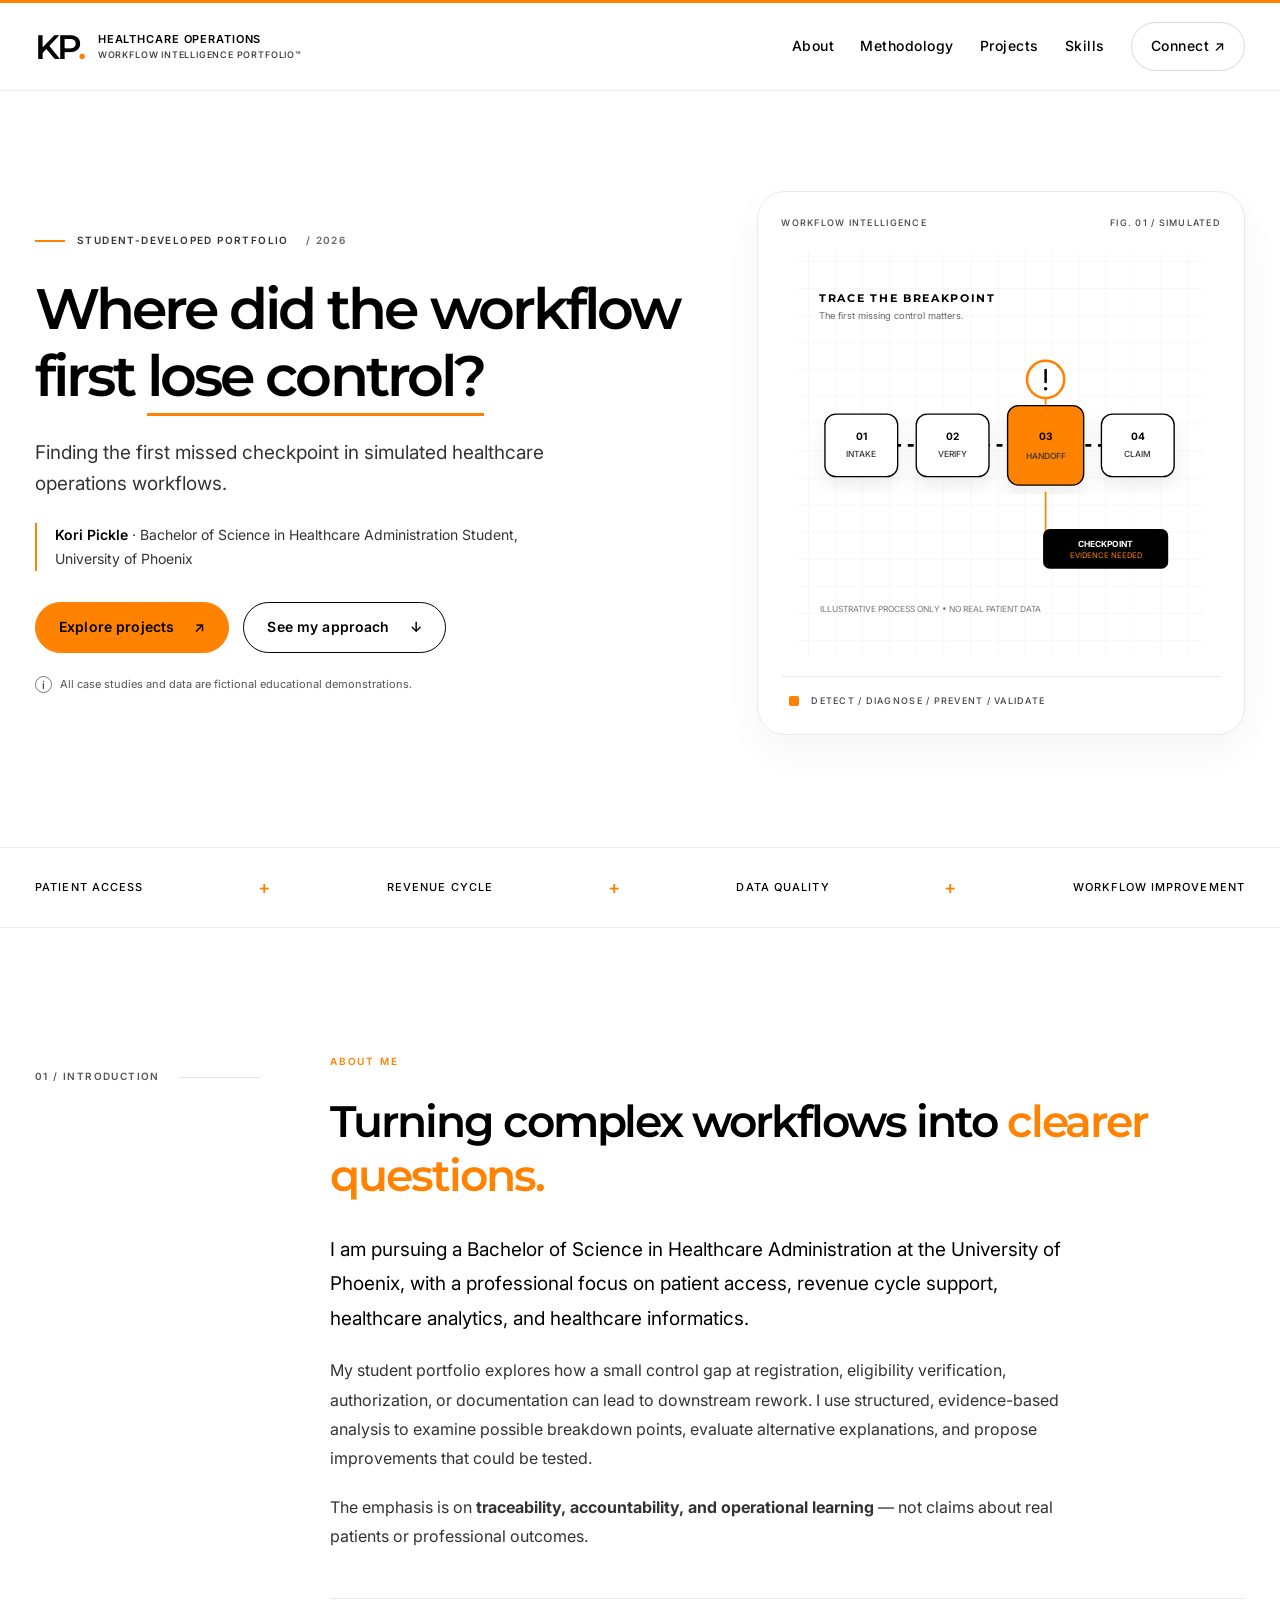
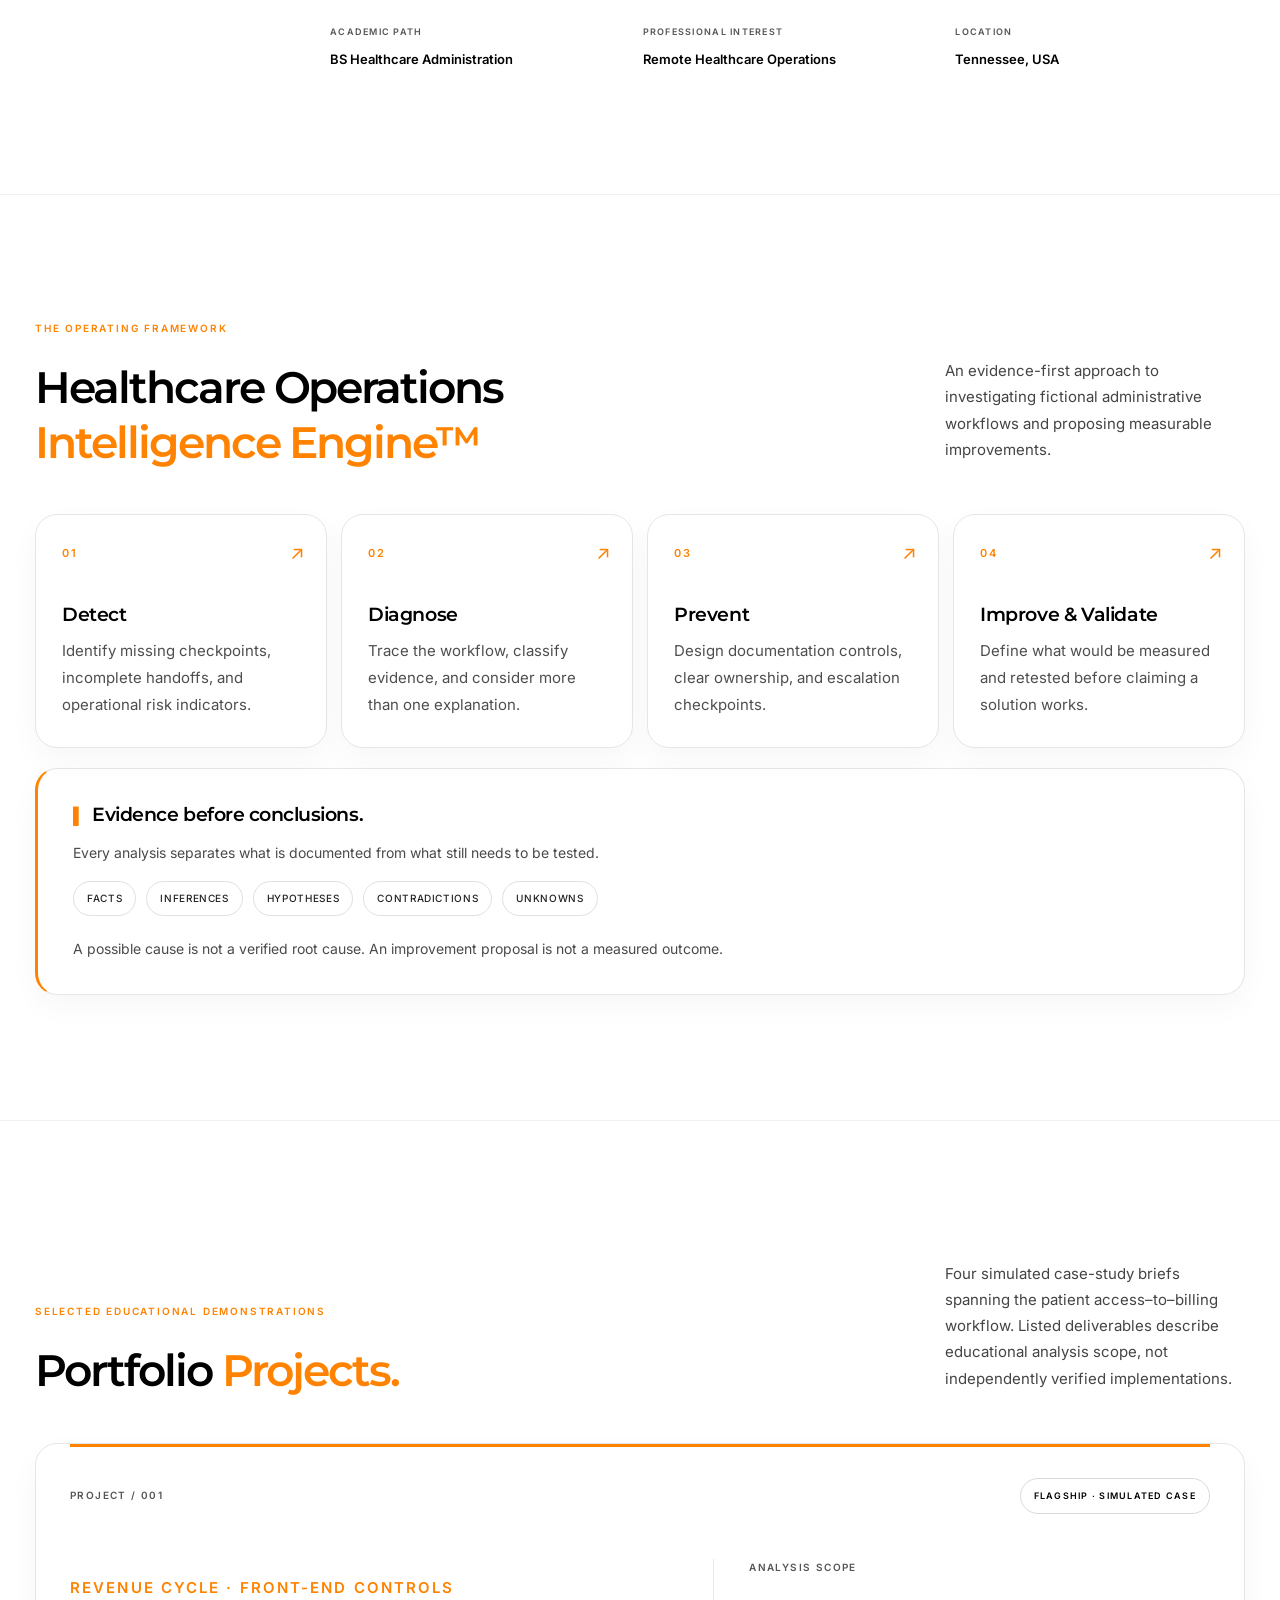
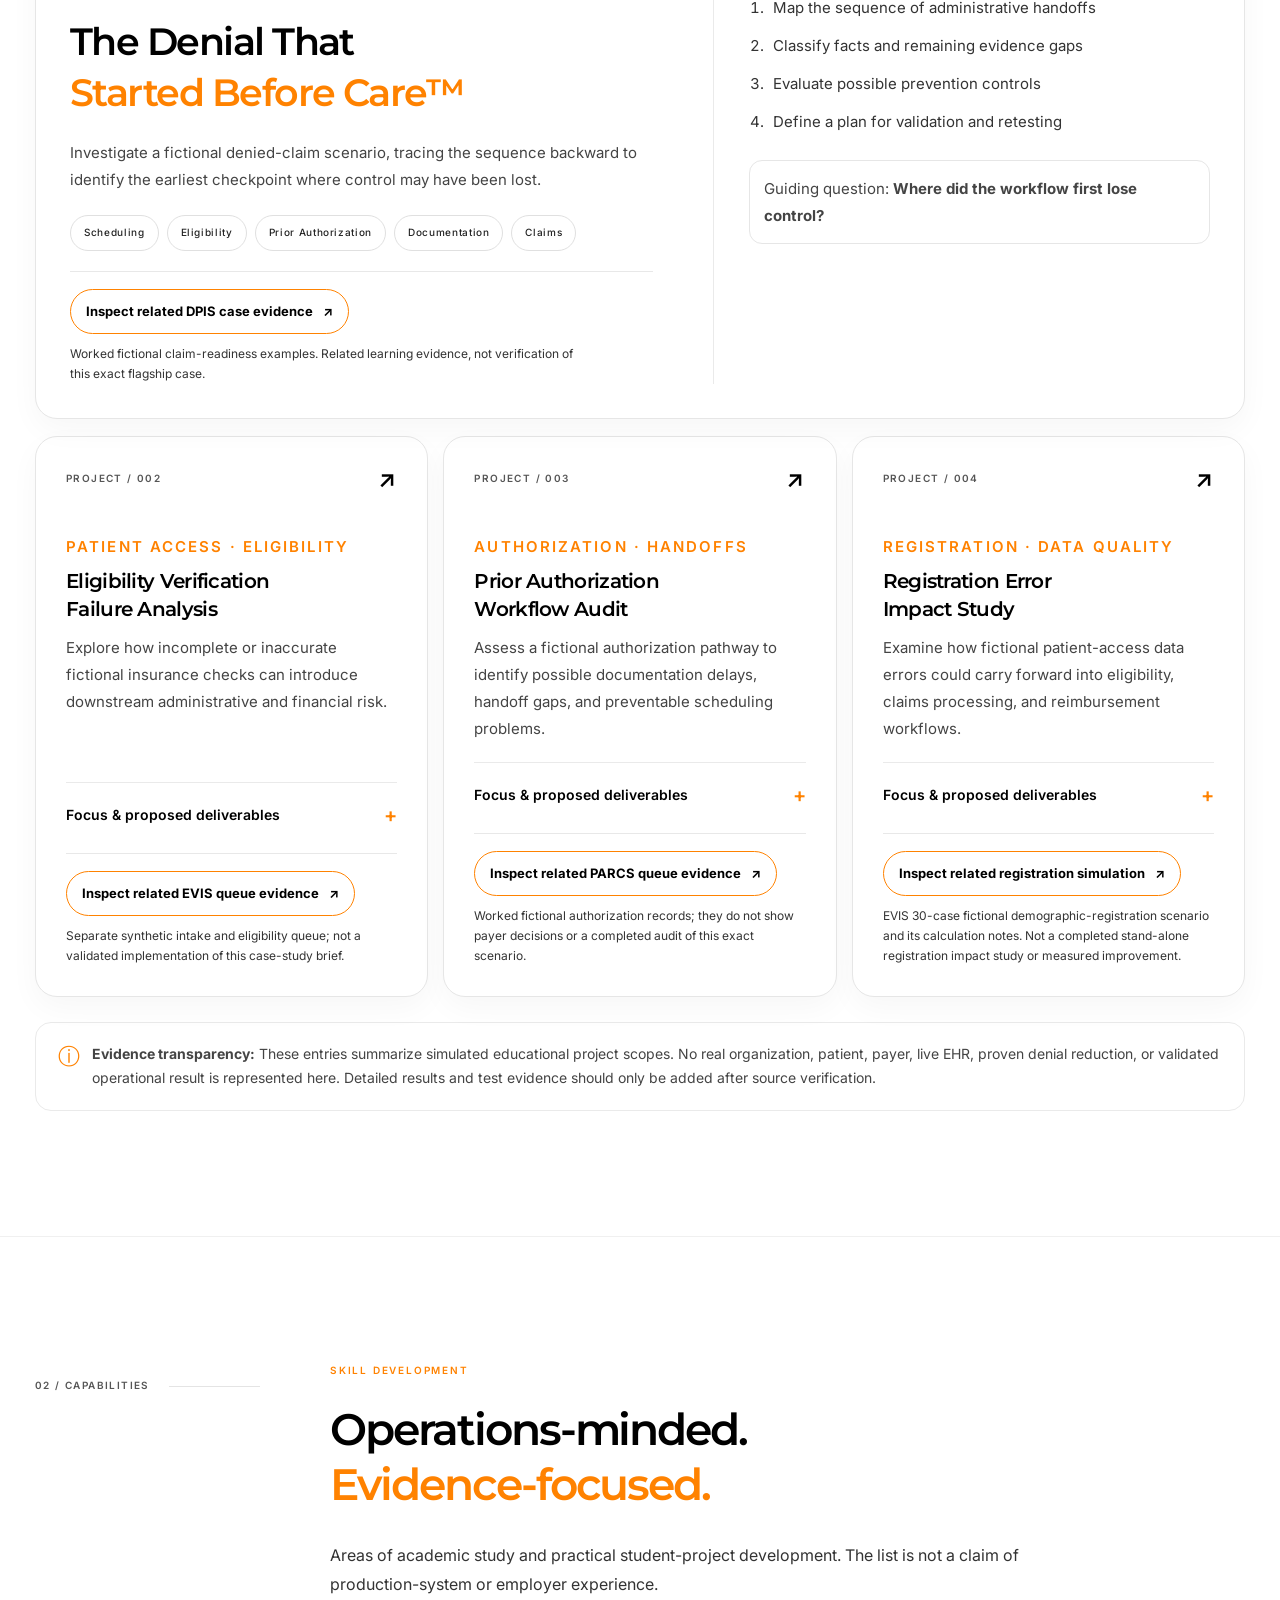
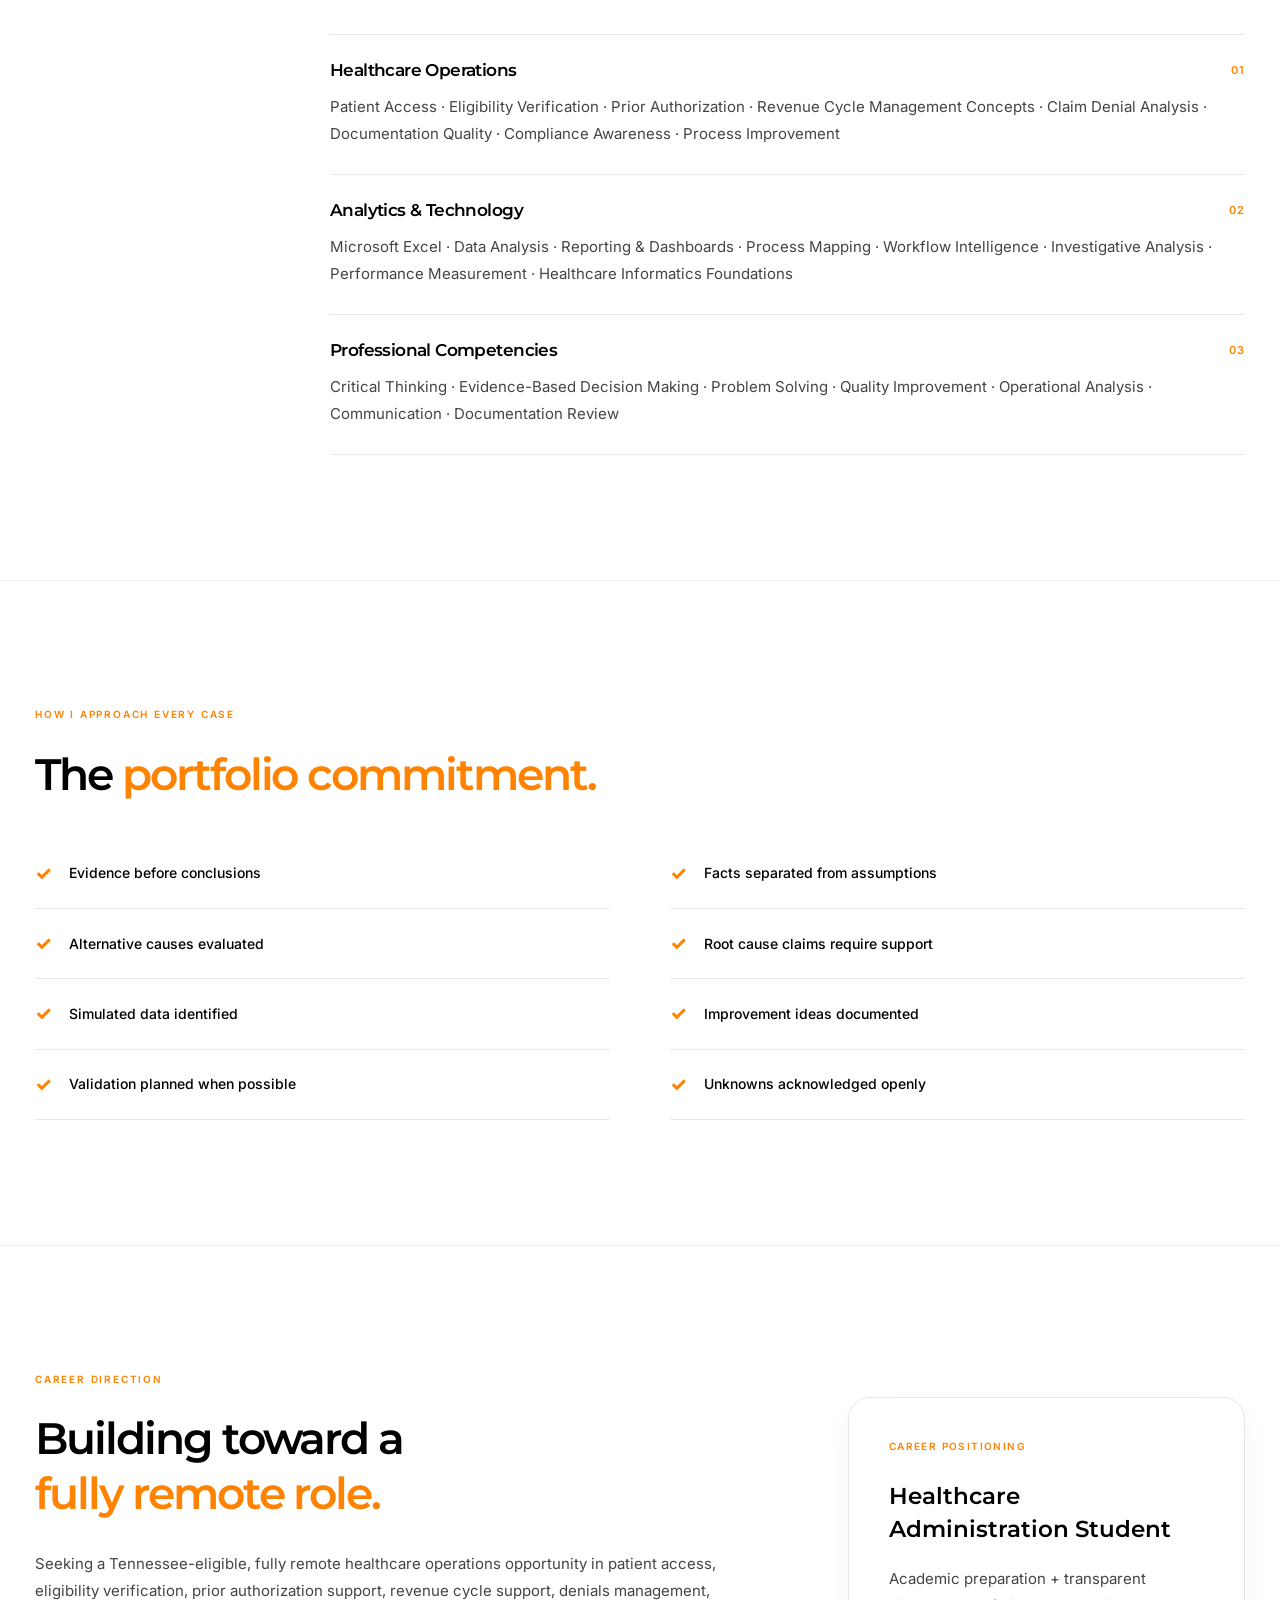
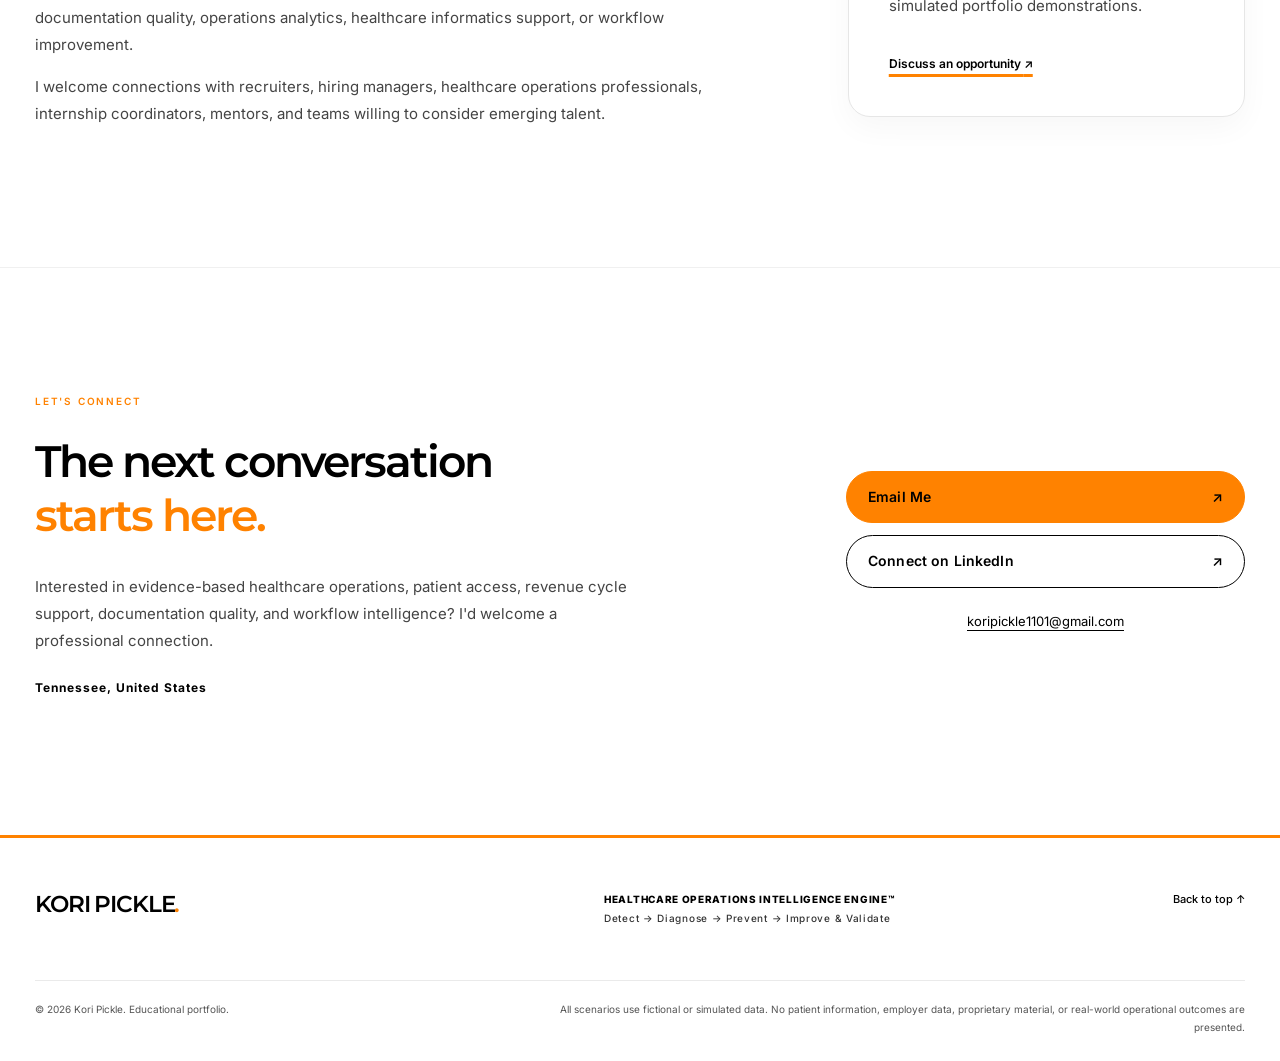
<file: docs/index.html>
<!DOCTYPE html>
<html lang="en">
<head>
  <meta charset="utf-8">
  <meta name="viewport" content="width=device-width, initial-scale=1">
  <meta name="theme-color" content="#FFFFFF">
  <meta name="description" content="Kori Pickle's Healthcare Operations & Workflow Intelligence Portfolio. Explore student-developed, simulated case studies in patient access, eligibility, prior authorization, denial prevention, and operational analysis.">
  <meta property="og:type" content="website">
  <meta property="og:title" content="Healthcare Operations & Workflow Intelligence Portfolio™ | Kori Pickle">
  <meta property="og:description" content="Where did the workflow first lose control? An evidence-first portfolio of simulated healthcare operations analyses.">
  <title>Healthcare Operations & Workflow Intelligence Portfolio™ | Kori Pickle</title>
  <link rel="icon" href="favicon.svg" type="image/svg+xml">
  <link rel="preconnect" href="https://fonts.googleapis.com">
  <link rel="preconnect" href="https://fonts.gstatic.com" crossorigin>
  <link href="https://fonts.googleapis.com/css2?family=Inter:wght@400;500;600;700&family=Montserrat:wght@500;600;700;800&display=swap" rel="stylesheet">
  <link rel="stylesheet" href="styles.css">
  <link rel="stylesheet" href="editorial-v3.css">
  <link rel="stylesheet" href="mobile-editorial-v4.css">
</head>
<body>
  <a class="skip-link" href="#main">Skip to main content</a>
  <div class="top-rule" aria-hidden="true"></div>
  <header class="site-header" id="top">
    <div class="container header-inner">
      <a class="brand" href="#top" aria-label="Kori Pickle portfolio, back to top">
        <span class="brand-mark" aria-hidden="true">KP<span class="brand-dot">.</span></span>
        <span class="brand-copy"><strong>HEALTHCARE OPERATIONS</strong><small>WORKFLOW INTELLIGENCE PORTFOLIO™</small></span>
      </a>
      <button class="menu-toggle" type="button" aria-expanded="false" aria-controls="primary-nav" aria-label="Open navigation menu">
        <span></span><span></span><span></span><span class="menu-toggle-label">Menu</span>
      </button>
      <nav class="primary-nav" id="primary-nav" aria-label="Main navigation">
        <a href="#about">About</a>
        <a href="#methodology">Methodology</a>
        <a href="#projects">Projects</a>
        <a href="#skills">Skills</a>
        <a href="#contact" class="nav-contact">Connect <span aria-hidden="true">↗</span></a>
      </nav>
    </div>
  </header>

  <main id="main">
    <section class="hero section" aria-labelledby="hero-title">
      <div class="container hero-grid">
        <div class="hero-copy">
          <div class="eyebrow"><span class="eyebrow-line"></span> STUDENT-DEVELOPED PORTFOLIO <span class="eyebrow-index">/ 2026</span></div>
          <h1 id="hero-title">Where did the workflow first <span class="orange-emphasis">lose control?</span></h1>
          <p class="hero-deck">Finding the first missed checkpoint in simulated healthcare operations workflows.</p>
          <p class="hero-identity"><strong>Kori Pickle</strong> <span aria-hidden="true">·</span> Bachelor of Science in Healthcare Administration Student, University of Phoenix</p>
          <div class="hero-actions">
            <a href="#projects" class="button button-primary">Explore projects <span aria-hidden="true">↗</span></a>
            <a href="#methodology" class="button button-secondary">See my approach <span aria-hidden="true">↓</span></a>
          </div>
          <p class="micro-note"><span class="micro-icon" aria-hidden="true">i</span> All case studies and data are fictional educational demonstrations.</p>
        </div>
        <div class="hero-art" aria-label="Illustration of a five-stage workflow with checkpoints, emphasizing an unidentified process-control gap" role="img">
          <div class="art-caption"><span>WORKFLOW INTELLIGENCE</span><span>FIG. 01 / SIMULATED</span></div>
          <svg viewBox="0 0 520 520" aria-hidden="true" focusable="false">
            <defs>
              <pattern id="grid" width="32" height="32" patternUnits="userSpaceOnUse"><path d="M32 0H0V32" fill="none" stroke="#EEEDEA" stroke-width="1"/></pattern>
              <filter id="soft"><feDropShadow dx="0" dy="10" stdDeviation="10" flood-color="#000000" flood-opacity="0.07"/></filter>
            </defs>
            <rect x="10" y="10" width="500" height="500" rx="20" fill="#FFFFFF"/>
            <rect x="20" y="20" width="480" height="480" fill="url(#grid)"/>
            <path d="M90 250H425" stroke="#000000" stroke-width="3" stroke-dasharray="7 8"/>
            <g filter="url(#soft)">
              <rect x="52" y="213" width="86" height="74" rx="13" fill="#FFFFFF" stroke="#000000" stroke-width="1.6"/>
              <rect x="160" y="213" width="86" height="74" rx="13" fill="#FFFFFF" stroke="#000000" stroke-width="1.6"/>
              <rect x="268" y="203" width="90" height="94" rx="13" fill="#FF8200" stroke="#000000" stroke-width="1.6"/>
              <rect x="379" y="213" width="86" height="74" rx="13" fill="#FFFFFF" stroke="#000000" stroke-width="1.6"/>
            </g>
            <g fill="#000000" font-family="Inter, Arial, sans-serif" font-weight="700" font-size="12" text-anchor="middle">
              <text x="95" y="244">01</text><text x="203" y="244">02</text><text x="313" y="244">03</text><text x="422" y="244">04</text>
            </g>
            <g fill="#333333" font-family="Inter, Arial, sans-serif" font-weight="500" font-size="10" text-anchor="middle">
              <text x="95" y="264">INTAKE</text><text x="203" y="264">VERIFY</text><text x="313" y="266">HANDOFF</text><text x="422" y="264">CLAIM</text>
            </g>
            <circle cx="313" cy="172" r="22" fill="#FFFFFF" stroke="#FF8200" stroke-width="3"/>
            <path d="M313 161V175" stroke="#000000" stroke-width="3" stroke-linecap="round"/><circle cx="313" cy="183" r="2" fill="#000000"/>
            <path d="M313 194V202" stroke="#FF8200" stroke-width="2"/>
            <path d="M313 305V352H407" stroke="#FF8200" fill="none" stroke-width="2"/>
            <rect x="310" y="349" width="148" height="47" rx="8" fill="#000000"/>
            <text x="384" y="370" text-anchor="middle" fill="#FFFFFF" font-family="Inter, Arial, sans-serif" font-size="10" font-weight="700">CHECKPOINT</text>
            <text x="384" y="383" text-anchor="middle" fill="#FF8200" font-family="Inter, Arial, sans-serif" font-size="9">EVIDENCE NEEDED</text>
            <text x="45" y="81" fill="#000000" font-family="Montserrat, Arial, sans-serif" font-size="13" font-weight="700" letter-spacing="2">TRACE THE BREAKPOINT</text>
            <text x="45" y="101" fill="#666666" font-family="Inter, Arial, sans-serif" font-size="11">The first missing control matters.</text>
            <text x="46" y="447" fill="#777777" font-family="Inter, Arial, sans-serif" font-size="10">ILLUSTRATIVE PROCESS ONLY • NO REAL PATIENT DATA</text>
          </svg>
          <div class="art-footer"><span class="art-orange-square"></span><span>DETECT / DIAGNOSE / PREVENT / VALIDATE</span></div>
        </div>
      </div>
    </section>

    <div class="ticker" aria-label="Portfolio focus areas"><div class="container ticker-inner"><span>Patient Access</span><span class="ticker-cross">+</span><span>Revenue Cycle</span><span class="ticker-cross">+</span><span>Data Quality</span><span class="ticker-cross">+</span><span>Workflow Improvement</span></div></div>

    <section class="section about-section" id="about" aria-labelledby="about-title">
      <div class="container split-layout">
        <div class="section-side"><span class="section-number">01 / INTRODUCTION</span><span class="side-rule"></span></div>
        <div class="section-main">
          <p class="kicker">ABOUT ME</p>
          <h2 id="about-title">Turning complex workflows into <span class="text-orange">clearer questions.</span></h2>
          <p class="lead">I am pursuing a Bachelor of Science in Healthcare Administration at the University of Phoenix, with a professional focus on patient access, revenue cycle support, healthcare analytics, and healthcare informatics.</p>
          <p>My student portfolio explores how a small control gap at registration, eligibility verification, authorization, or documentation can lead to downstream rework. I use structured, evidence-based analysis to examine possible breakdown points, evaluate alternative explanations, and propose improvements that could be tested.</p>
          <p>The emphasis is on <strong>traceability, accountability, and operational learning</strong> — not claims about real patients or professional outcomes.</p>
          <div class="fact-row"><div><span class="fact-label">ACADEMIC PATH</span><strong>BS Healthcare Administration</strong></div><div><span class="fact-label">PROFESSIONAL INTEREST</span><strong>Remote Healthcare Operations</strong></div><div><span class="fact-label">LOCATION</span><strong>Tennessee, USA</strong></div></div>
        </div>
      </div>
    </section>

    <section class="section methodology-section" id="methodology" aria-labelledby="method-title">
      <div class="container">
        <div class="section-heading"><div><p class="kicker">THE OPERATING FRAMEWORK</p><h2 id="method-title">Healthcare Operations<br><span class="text-orange">Intelligence Engine™</span></h2></div><p class="section-heading-note">An evidence-first approach to investigating fictional administrative workflows and proposing measurable improvements.</p></div>
        <div class="steps-grid">
          <article class="step-card"><span class="step-no">01</span><span class="step-arrow" aria-hidden="true">↗</span><h3>Detect</h3><p>Identify missing checkpoints, incomplete handoffs, and operational risk indicators.</p></article>
          <article class="step-card"><span class="step-no">02</span><span class="step-arrow" aria-hidden="true">↗</span><h3>Diagnose</h3><p>Trace the workflow, classify evidence, and consider more than one explanation.</p></article>
          <article class="step-card"><span class="step-no">03</span><span class="step-arrow" aria-hidden="true">↗</span><h3>Prevent</h3><p>Design documentation controls, clear ownership, and escalation checkpoints.</p></article>
          <article class="step-card"><span class="step-no">04</span><span class="step-arrow" aria-hidden="true">↗</span><h3>Improve &amp; Validate</h3><p>Define what would be measured and retested before claiming a solution works.</p></article>
        </div>
        <div class="evidence-panel"><div class="evidence-heading"><span class="panel-marker" aria-hidden="true">▌</span><h3>Evidence before conclusions.</h3></div><p>Every analysis separates what is documented from what still needs to be tested.</p><div class="evidence-tags"><span>FACTS</span><span>INFERENCES</span><span>HYPOTHESES</span><span>CONTRADICTIONS</span><span>UNKNOWNS</span></div><p class="panel-note">A possible cause is not a verified root cause. An improvement proposal is not a measured outcome.</p></div>
      </div>
    </section>

    <section class="section projects-section" id="projects" aria-labelledby="projects-title">
      <div class="container">
        <div class="section-heading projects-heading"><div><p class="kicker">SELECTED EDUCATIONAL DEMONSTRATIONS</p><h2 id="projects-title">Portfolio <span class="text-orange">Projects.</span></h2></div><p class="section-heading-note">Four simulated case-study briefs spanning the patient access–to–billing workflow. Listed deliverables describe educational analysis scope, not independently verified implementations.</p></div>
        <article class="featured-project">
          <div class="featured-meta"><span class="project-number">PROJECT / 001</span><span class="label-tag">FLAGSHIP · SIMULATED CASE</span></div>
          <div class="featured-body"><div><p class="project-category">REVENUE CYCLE · FRONT-END CONTROLS</p><h3>The Denial That<br><span class="text-orange">Started Before Care™</span></h3><p>Investigate a fictional denied-claim scenario, tracing the sequence backward to identify the earliest checkpoint where control may have been lost.</p><ul class="tag-list" aria-label="Focus areas"><li>Scheduling</li><li>Eligibility</li><li>Prior Authorization</li><li>Documentation</li><li>Claims</li></ul><div class="evidence-link-panel"><a class="evidence-action" target="_blank" rel="noopener noreferrer" href="https://github.com/koripickle1101-TN/denial-prevention-intelligence-system/blob/main/evidence/denial-queue-reviewer-guide.md">Inspect related DPIS case evidence <span aria-hidden="true">↗</span></a><p class="evidence-context">Worked fictional claim-readiness examples. Related learning evidence, not verification of this exact flagship case.</p></div></div><div class="featured-aside"><span class="aside-title">ANALYSIS SCOPE</span><ol><li>Map the sequence of administrative handoffs</li><li>Classify facts and remaining evidence gaps</li><li>Evaluate possible prevention controls</li><li>Define a plan for validation and retesting</li></ol><p>Guiding question: <strong>Where did the workflow first lose control?</strong></p></div></div>
        </article>
        <div class="project-grid">
          <article class="project-card"><div class="card-top"><span>PROJECT / 002</span><span class="card-symbol" aria-hidden="true">↗</span></div><p class="project-category">PATIENT ACCESS · ELIGIBILITY</p><h3>Eligibility Verification<br>Failure Analysis</h3><p>Explore how incomplete or inaccurate fictional insurance checks can introduce downstream administrative and financial risk.</p><details><summary>Focus &amp; proposed deliverables</summary><div class="details-content"><p><strong>Focus:</strong> registration accuracy, insurance validation, demographic integrity, and front-end revenue cycle controls.</p><p><strong>Educational deliverables:</strong> error-pathway map, workflow risk assessment, and prevention framework.</p></div></details><div class="evidence-link-panel"><a class="evidence-action" target="_blank" rel="noopener noreferrer" href="https://github.com/koripickle1101-TN/eligibility-verification-intelligence-system/blob/main/evidence/patient-access-queue-reviewer-guide.md">Inspect related EVIS queue evidence <span aria-hidden="true">↗</span></a><p class="evidence-context">Separate synthetic intake and eligibility queue; not a validated implementation of this case-study brief.</p></div></article>
          <article class="project-card"><div class="card-top"><span>PROJECT / 003</span><span class="card-symbol" aria-hidden="true">↗</span></div><p class="project-category">AUTHORIZATION · HANDOFFS</p><h3>Prior Authorization<br>Workflow Audit</h3><p>Assess a fictional authorization pathway to identify possible documentation delays, handoff gaps, and preventable scheduling problems.</p><details><summary>Focus &amp; proposed deliverables</summary><div class="details-content"><p><strong>Focus:</strong> authorization requests, clinical documentation requirements, scheduling controls, and approval tracking.</p><p><strong>Educational deliverables:</strong> process map, breakpoint identification, prevention recommendations, and improvement opportunities.</p></div></details><div class="evidence-link-panel"><a class="evidence-action" target="_blank" rel="noopener noreferrer" href="https://github.com/koripickle1101-TN/parcs-prior-authorization-command-system/blob/main/evidence/prior-authorization-queue-example.md">Inspect related PARCS queue evidence <span aria-hidden="true">↗</span></a><p class="evidence-context">Worked fictional authorization records; they do not show payer decisions or a completed audit of this exact scenario.</p></div></article>
          <article class="project-card"><div class="card-top"><span>PROJECT / 004</span><span class="card-symbol" aria-hidden="true">↗</span></div><p class="project-category">REGISTRATION · DATA QUALITY</p><h3>Registration Error<br>Impact Study</h3><p>Examine how fictional patient-access data errors could carry forward into eligibility, claims processing, and reimbursement workflows.</p><details><summary>Focus &amp; proposed deliverables</summary><div class="details-content"><p><strong>Focus:</strong> registration, demographic accuracy, eligibility verification, claim integrity, and revenue cycle performance.</p><p><strong>Educational deliverables:</strong> error classification, workflow analysis, and proposed improvements.</p></div></details><div class="evidence-link-panel"><a class="evidence-action" target="_blank" rel="noopener noreferrer" href="https://github.com/koripickle1101-TN/eligibility-verification-intelligence-system/blob/main/evidence/metrics-and-scoring-methodology.md">Inspect related registration simulation <span aria-hidden="true">↗</span></a><p class="evidence-context">EVIS 30-case fictional demographic-registration scenario and its calculation notes. Not a completed stand-alone registration impact study or measured improvement.</p></div></article>
        </div>
        <div class="project-disclaimer"><span aria-hidden="true">ⓘ</span><p><strong>Evidence transparency:</strong> These entries summarize simulated educational project scopes. No real organization, patient, payer, live EHR, proven denial reduction, or validated operational result is represented here. Detailed results and test evidence should only be added after source verification.</p></div>
      </div>
    </section>

    <section class="section skills-section" id="skills" aria-labelledby="skills-title">
      <div class="container split-layout">
        <div class="section-side"><span class="section-number">02 / CAPABILITIES</span><span class="side-rule"></span></div>
        <div class="section-main"><p class="kicker">SKILL DEVELOPMENT</p><h2 id="skills-title">Operations-minded.<br><span class="text-orange">Evidence-focused.</span></h2><p class="skills-intro">Areas of academic study and practical student-project development. The list is not a claim of production-system or employer experience.</p>
          <div class="skills-stack"><div class="skill-group"><h3>Healthcare Operations <span>01</span></h3><p>Patient Access · Eligibility Verification · Prior Authorization · Revenue Cycle Management Concepts · Claim Denial Analysis · Documentation Quality · Compliance Awareness · Process Improvement</p></div><div class="skill-group"><h3>Analytics &amp; Technology <span>02</span></h3><p>Microsoft Excel · Data Analysis · Reporting &amp; Dashboards · Process Mapping · Workflow Intelligence · Investigative Analysis · Performance Measurement · Healthcare Informatics Foundations</p></div><div class="skill-group"><h3>Professional Competencies <span>03</span></h3><p>Critical Thinking · Evidence-Based Decision Making · Problem Solving · Quality Improvement · Operational Analysis · Communication · Documentation Review</p></div></div>
        </div>
      </div>
    </section>

    <section class="section principles-section" aria-labelledby="principles-title"><div class="container"><p class="kicker">HOW I APPROACH EVERY CASE</p><h2 id="principles-title">The <span class="text-orange">portfolio commitment.</span></h2><div class="principles-grid"><p><span class="check" aria-hidden="true">✓</span> Evidence before conclusions</p><p><span class="check" aria-hidden="true">✓</span> Facts separated from assumptions</p><p><span class="check" aria-hidden="true">✓</span> Alternative causes evaluated</p><p><span class="check" aria-hidden="true">✓</span> Root cause claims require support</p><p><span class="check" aria-hidden="true">✓</span> Simulated data identified</p><p><span class="check" aria-hidden="true">✓</span> Improvement ideas documented</p><p><span class="check" aria-hidden="true">✓</span> Validation planned when possible</p><p><span class="check" aria-hidden="true">✓</span> Unknowns acknowledged openly</p></div></div></section>

    <section class="section career-section" id="career" aria-labelledby="career-title"><div class="container career-layout"><div><p class="kicker">CAREER DIRECTION</p><h2 id="career-title">Building toward a<br><span class="text-orange">fully remote role.</span></h2><p>Seeking a Tennessee-eligible, fully remote healthcare operations opportunity in patient access, eligibility verification, prior authorization support, revenue cycle support, denials management, documentation quality, operations analytics, healthcare informatics support, or workflow improvement.</p><p>I welcome connections with recruiters, hiring managers, healthcare operations professionals, internship coordinators, mentors, and teams willing to consider emerging talent.</p></div><div class="career-box"><span>CAREER POSITIONING</span><strong>Healthcare Administration Student</strong><p>Academic preparation + transparent simulated portfolio demonstrations.</p><a href="mailto:koripickle1101@gmail.com?subject=Healthcare%20Operations%20Opportunity" class="inline-link">Discuss an opportunity <span aria-hidden="true">↗</span></a></div></div></section>

    <section class="section contact-section" id="contact" aria-labelledby="contact-title"><div class="container contact-layout"><div><p class="kicker">LET'S CONNECT</p><h2 id="contact-title">The next conversation<br><span class="text-orange">starts here.</span></h2><p>Interested in evidence-based healthcare operations, patient access, revenue cycle support, documentation quality, and workflow intelligence? I'd welcome a professional connection.</p><p class="contact-location">Tennessee, United States</p></div><div class="contact-actions"><a class="button button-primary" href="mailto:koripickle1101@gmail.com?subject=Healthcare%20Operations%20Portfolio%20Connection">Email Me <span aria-hidden="true">↗</span></a><a class="button button-secondary" href="https://www.linkedin.com/in/kori-pickle" target="_blank" rel="noopener noreferrer">Connect on LinkedIn <span aria-hidden="true">↗</span></a><a class="contact-email" href="mailto:koripickle1101@gmail.com">koripickle1101@gmail.com</a></div></div></section>
  </main>

  <footer class="site-footer"><div class="container"><div class="footer-top"><div class="footer-brand">KORI PICKLE<span>.</span></div><div><p>HEALTHCARE OPERATIONS INTELLIGENCE ENGINE™</p><p>Detect → Diagnose → Prevent → Improve &amp; Validate</p></div><a href="#top" class="back-top">Back to top ↑</a></div><div class="footer-bottom"><p>© <span id="year">2026</span> Kori Pickle. Educational portfolio.</p><p>All scenarios use fictional or simulated data. No patient information, employer data, proprietary material, or real-world operational outcomes are presented.</p></div></div></footer>
  <script src="script.js" defer></script>
</body>
</html>
</file>
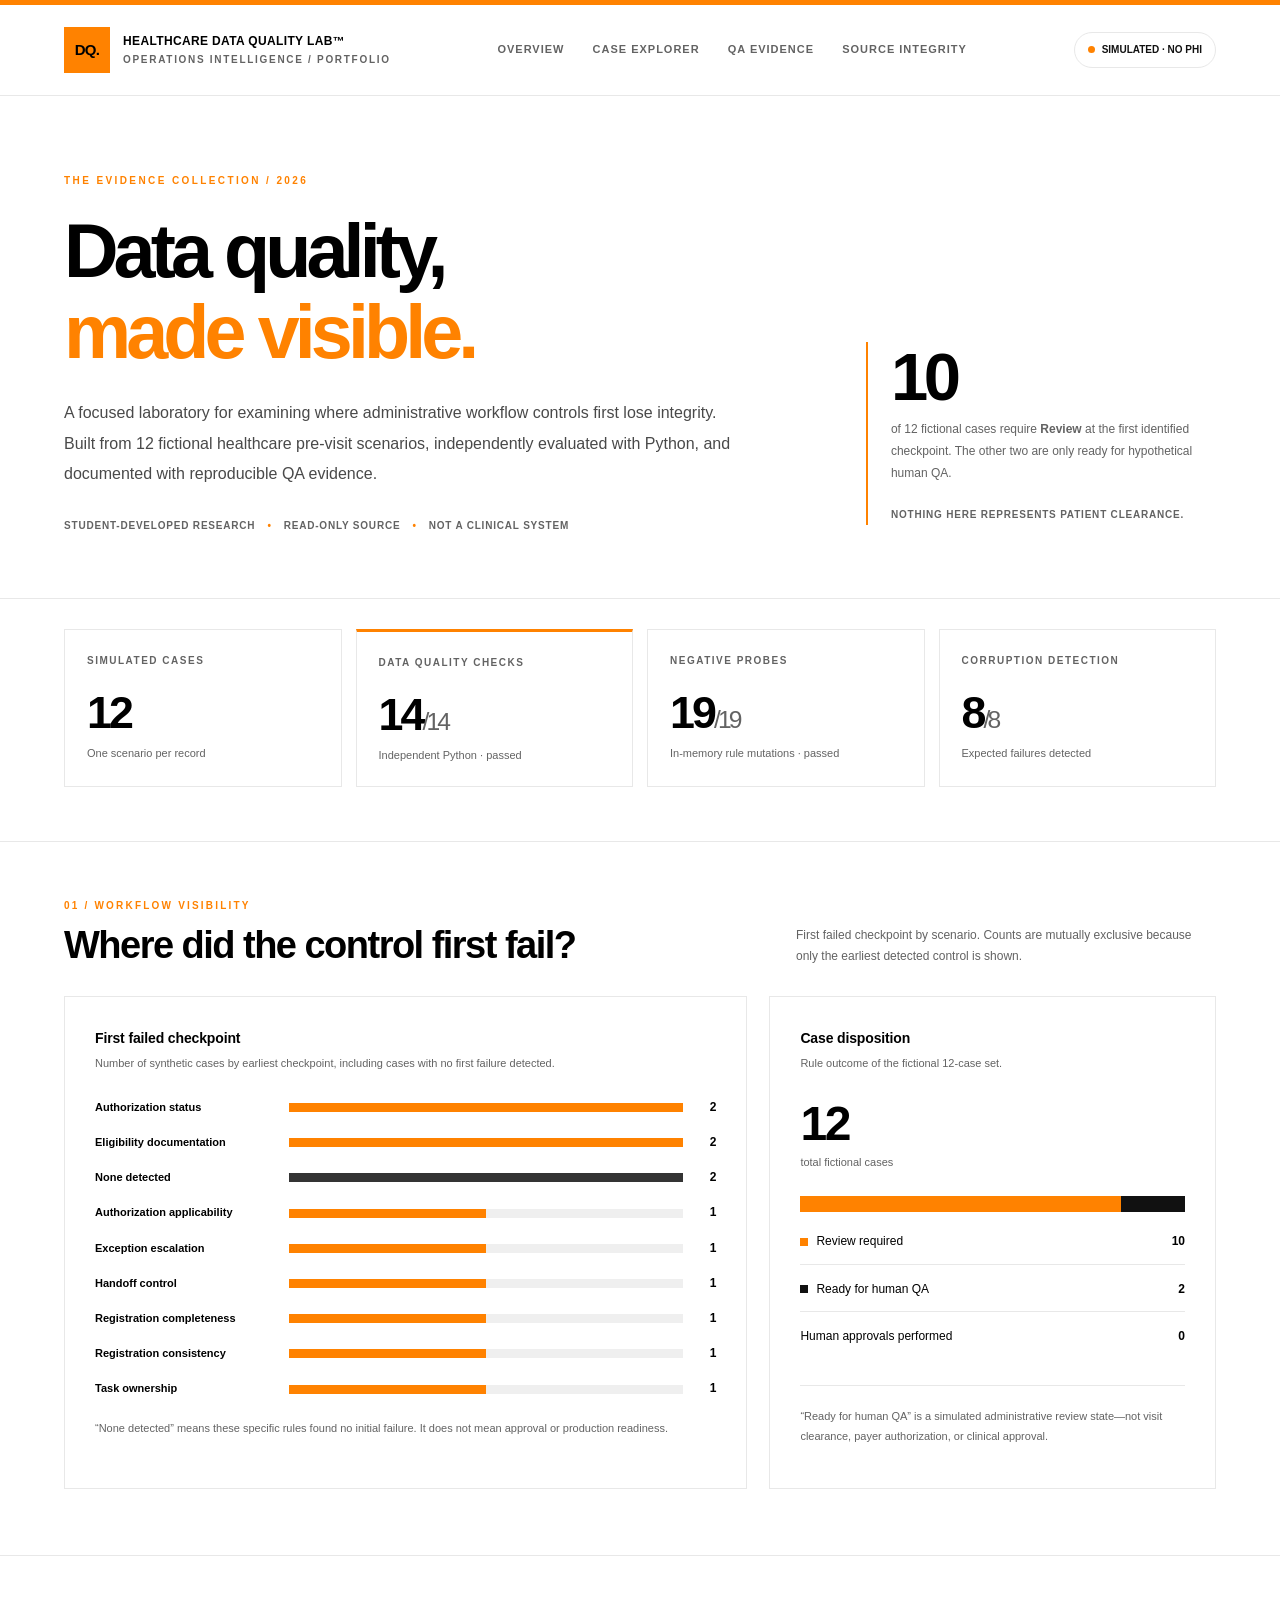
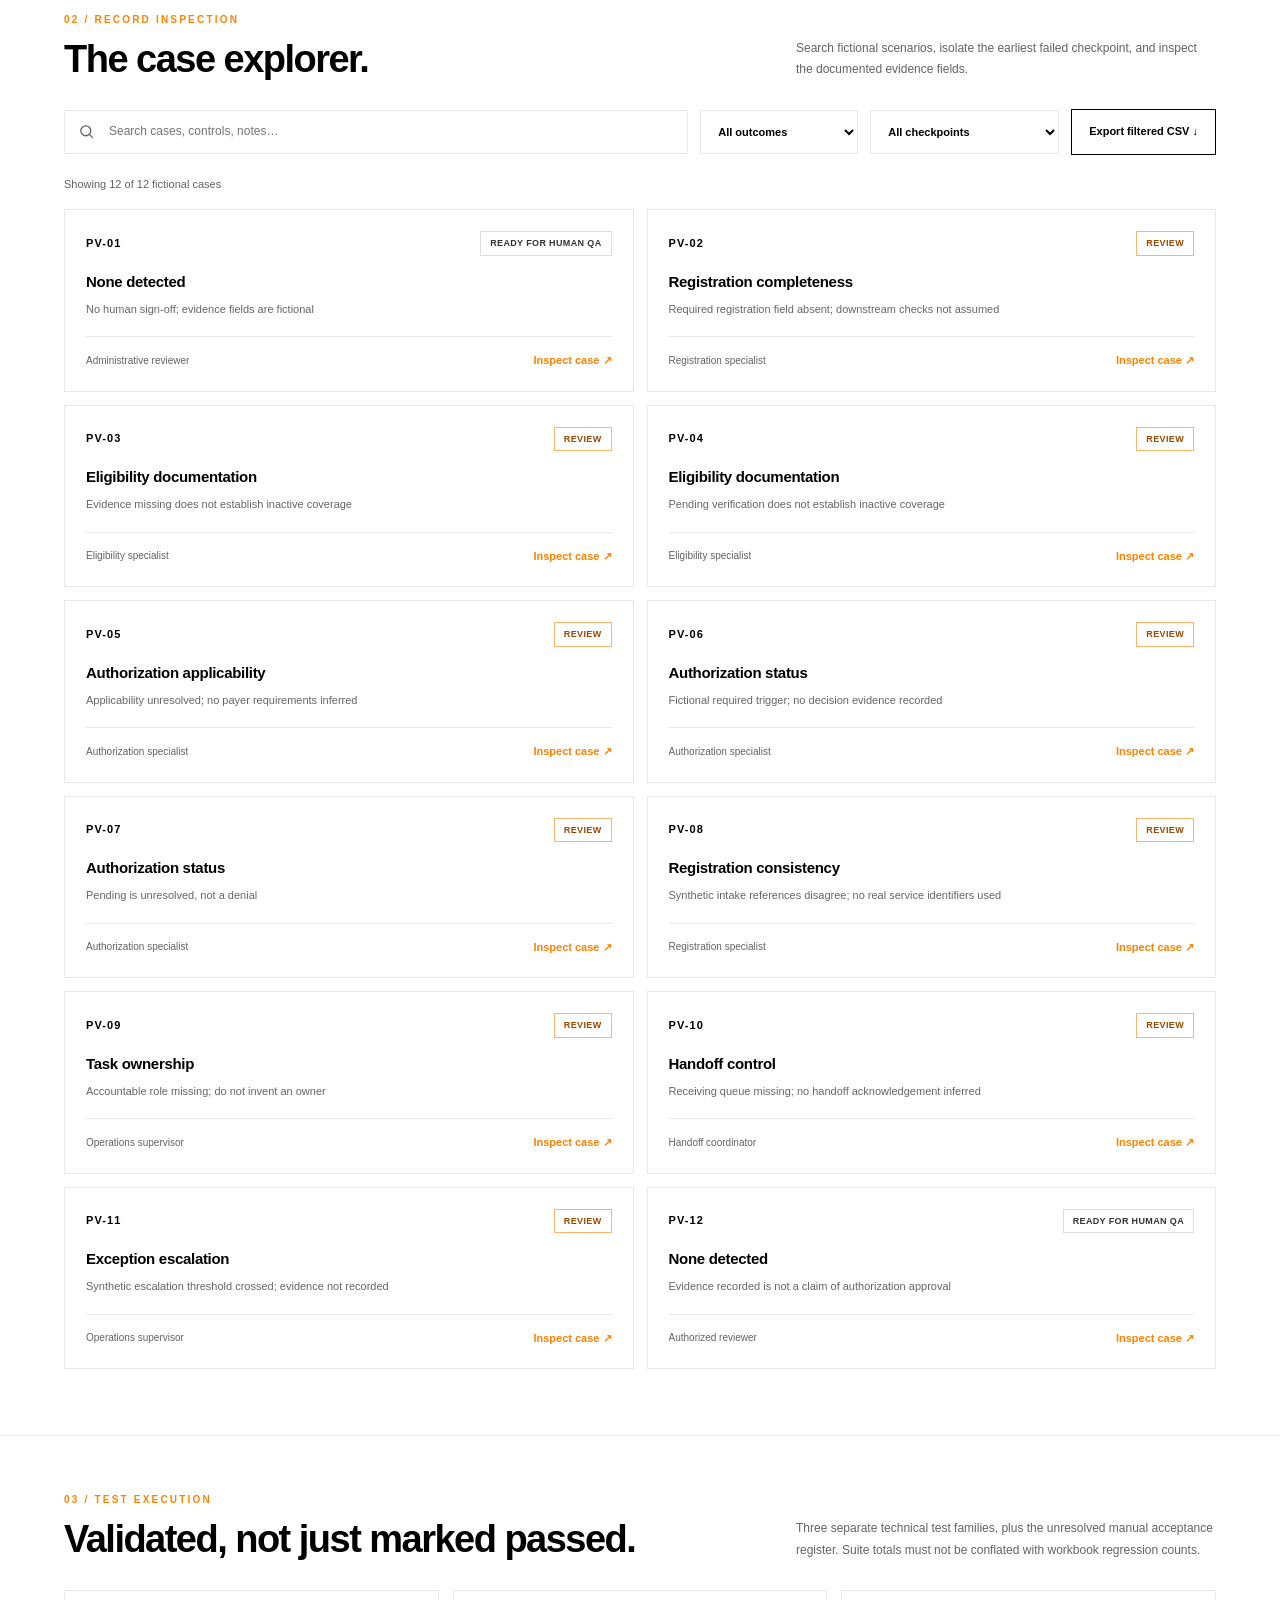
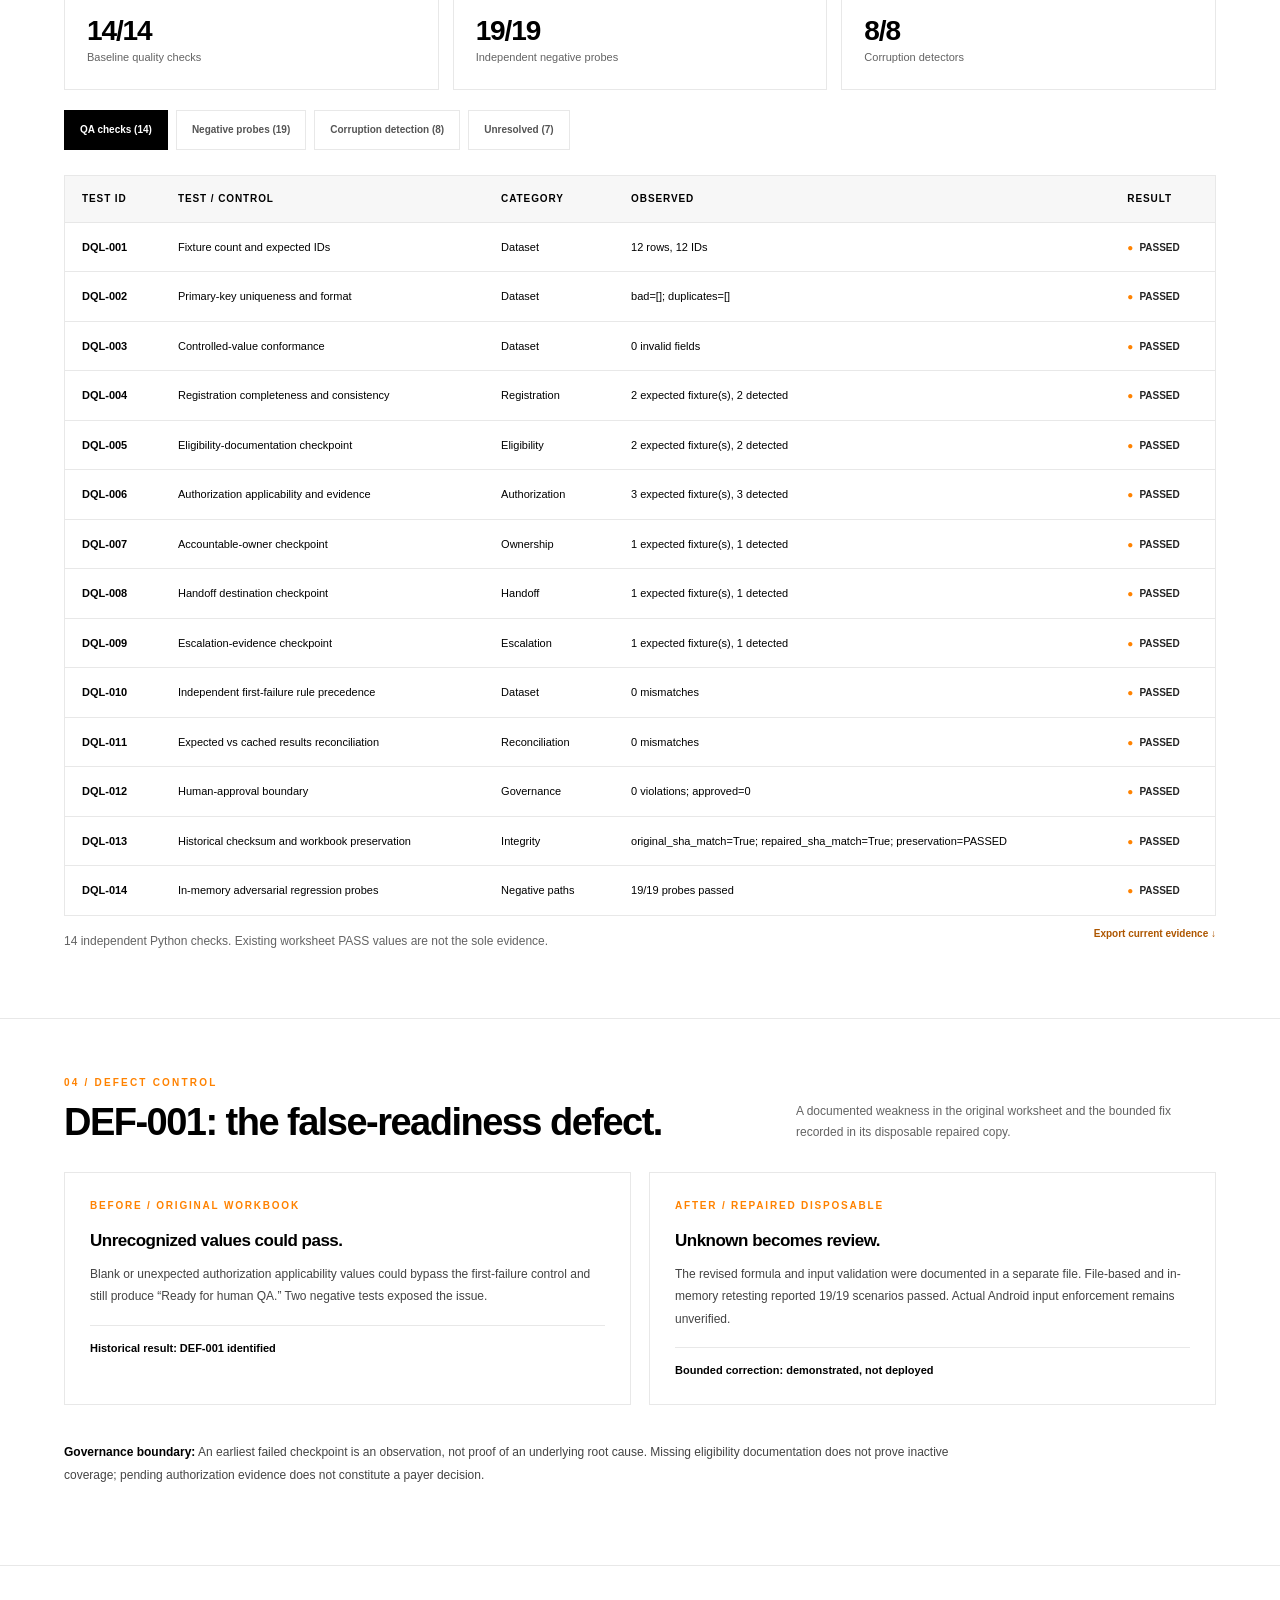
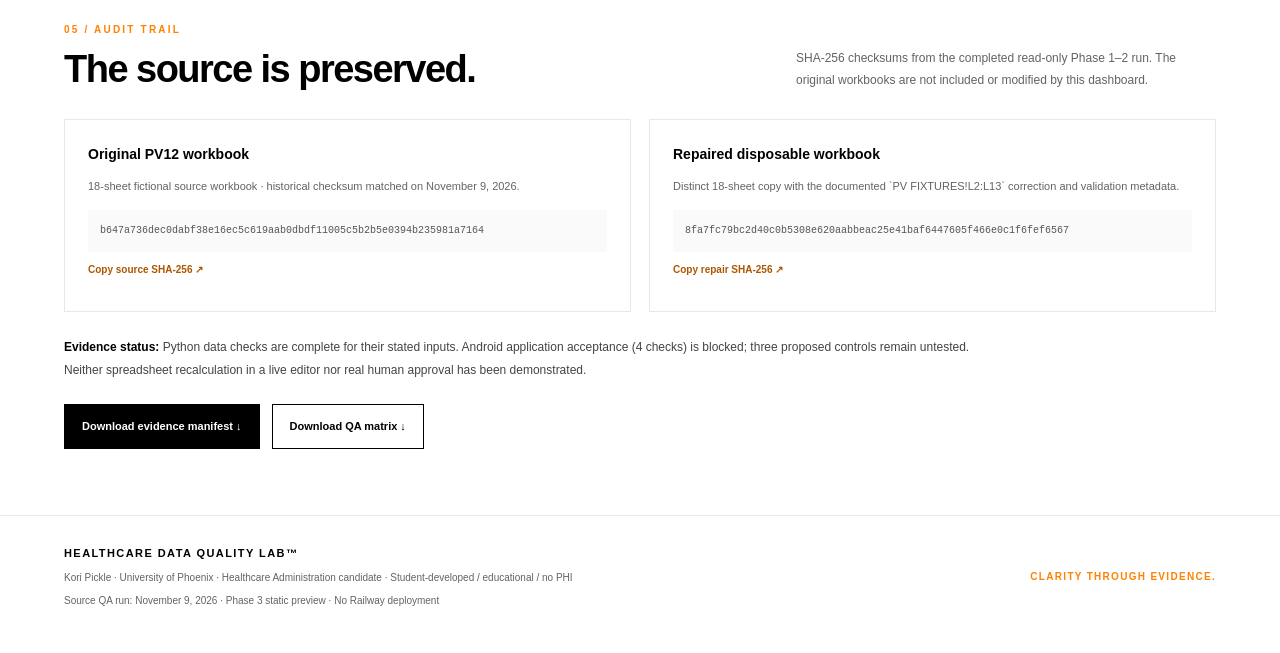
<file: case-studies/healthcare-data-quality-lab/site/index.html>
<!doctype html>
<html lang="en"><head><meta charset="utf-8"><meta name="viewport" content="width=device-width,initial-scale=1">
<meta name="theme-color" content="#FFFFFF"><meta name="description" content="Student-developed, no-PHI healthcare data quality laboratory based on 12 fictional cases and reproducible Python QA evidence.">
<title>Healthcare Data Quality Lab™ | Kori Pickle</title>
<style>
:root{--white:#FFFFFF;--black:#000000;--orange:#FF8200;--ink:#111111;--muted:#636363;--faint:#878787;--line:#E8E8E8;--off:#FAFAFA;--soft:#F4F4F4;--radius:18px;--display:"Montserrat","Avenir Next","Century Gothic",Arial,sans-serif;--body:"Montserrat","Avenir Next",Arial,sans-serif}
*{box-sizing:border-box}html{scroll-behavior:smooth}body{margin:0;background:var(--white);color:var(--black);font-family:var(--body);font-size:14px;line-height:1.6;-webkit-font-smoothing:antialiased}button,input,select{font:inherit}button{cursor:pointer}button:focus-visible,input:focus-visible,select:focus-visible,a:focus-visible{outline:3px solid var(--orange);outline-offset:3px}a{color:inherit;text-underline-offset:3px}a:hover{color:#AE5100}.skip{position:absolute;left:16px;top:-100px;z-index:30;background:var(--black);color:var(--white);padding:10px}.skip:focus{top:8px}.wrap{max-width:1280px;margin:0 auto;padding-left:clamp(22px,5vw,72px);padding-right:clamp(22px,5vw,72px)}.topline{height:5px;background:var(--orange)}.masthead{border-bottom:1px solid var(--line)}.masthead-inner{min-height:90px;display:flex;align-items:center;gap:24px;justify-content:space-between}.brand{display:flex;align-items:center;gap:13px;text-decoration:none}.brand-mark{background:var(--orange);color:var(--black);height:46px;width:46px;display:grid;place-items:center;font-weight:900;font-size:15px;letter-spacing:-.7px}.brand-copy{display:flex;flex-direction:column;line-height:1.2;gap:5px}.brand-title{font-size:12px;font-weight:800;letter-spacing:.03em}.brand-sub{font-size:10px;letter-spacing:.17em;color:var(--muted);font-weight:600}.nav{display:flex;align-items:center;gap:clamp(14px,2.2vw,34px)}.nav a{text-decoration:none;font-size:11px;text-transform:uppercase;letter-spacing:.09em;font-weight:700;color:var(--muted);padding:9px 0;white-space:nowrap}.nav a:hover,.nav a:focus-visible{color:var(--black)}.head-pill{padding:9px 13px;border:1px solid var(--line);border-radius:30px;color:var(--ink);font-size:10px;font-weight:700;white-space:nowrap}.head-pill::before{content:"";display:inline-block;width:7px;height:7px;background:var(--orange);border-radius:50%;margin-right:7px}.menu-toggle{display:none;background:var(--white);border:1px solid var(--line);border-radius:4px;padding:10px;align-items:center;justify-content:center;width:43px;height:43px;color:var(--black)}.menu-toggle svg{width:20px;height:20px}.hero{padding-top:clamp(54px,6vw,85px);padding-bottom:64px;border-bottom:1px solid var(--line)}.hero-grid{display:grid;grid-template-columns:1.45fr .7fr;gap:clamp(24px,6vw,90px);align-items:end}.eyebrow{font-size:10px;letter-spacing:.24em;text-transform:uppercase;font-weight:800;color:var(--orange);margin:0 0 22px}.hero h1{font-size:clamp(44px,5.9vw,79px);letter-spacing:-.065em;line-height:1.07;margin:0 0 26px;font-weight:700;max-width:800px}.hero h1 span{color:var(--orange)}.lead{max-width:670px;color:#494949;font-size:clamp(13px,1.4vw,16px);line-height:1.9;margin:0}.hero-facts{border-left:2px solid var(--orange);padding-left:23px;margin-bottom:9px}.hero-facts strong{font-size:clamp(38px,5.5vw,67px);font-weight:650;letter-spacing:-.065em;display:block;line-height:1.04}.hero-facts p{color:var(--muted);font-size:12px;line-height:1.8;margin:8px 0 18px}.hero-note{font-size:10px;letter-spacing:.08em;text-transform:uppercase;font-weight:700;color:var(--muted)}.breadcrumb{display:flex;gap:12px;flex-wrap:wrap;margin-top:28px;color:var(--muted);font-size:10px;font-weight:700;letter-spacing:.08em;text-transform:uppercase}.breadcrumb .dot{color:var(--orange)}.metric-band{padding-top:30px;padding-bottom:54px}.metrics{display:grid;grid-template-columns:repeat(4,minmax(0,1fr));gap:14px}.metric{border:1px solid var(--line);padding:23px 22px 22px;min-width:0;min-height:150px;background:var(--white)}.metric .label{font-size:10px;letter-spacing:.15em;font-weight:800;text-transform:uppercase;color:var(--muted)}.metric .num{font-size:clamp(31px,3.5vw,51px);letter-spacing:-.065em;font-weight:700;line-height:1.3;margin-top:14px}.metric .num small{color:var(--muted);font-weight:500;font-size:.55em}.metric .sub{font-size:11px;color:var(--muted);margin-top:4px}.metric:nth-child(2){border-top:3px solid var(--orange)}.section{padding-top:56px;padding-bottom:66px;border-top:1px solid var(--line);scroll-margin-top:22px}.section-head{display:flex;justify-content:space-between;gap:24px;align-items:end;margin-bottom:28px}.section-eyebrow{color:var(--orange);text-transform:uppercase;font-size:10px;font-weight:800;letter-spacing:.22em;margin:0 0 9px}.section h2{font-size:clamp(26px,3vw,38px);font-weight:650;line-height:1.17;letter-spacing:-.04em;margin:0}.section-desc{font-size:12px;max-width:420px;color:var(--muted);margin:0;line-height:1.8}.overview-grid{display:grid;grid-template-columns:1.27fr .83fr;gap:22px}.panel{border:1px solid var(--line);padding:30px;min-width:0}.panel-title{font-size:14px;font-weight:750;letter-spacing:-.01em;margin:0 0 5px}.panel-desc{font-size:11px;color:var(--muted);margin:0 0 25px;line-height:1.7}.breakpoint-bars{display:grid;gap:16px}.bar-row{display:grid;grid-template-columns:180px minmax(50px,1fr) 19px;gap:14px;align-items:center}.bar-label{font-size:11px;line-height:1.4;font-weight:600}.bar-rail{height:9px;background:#EFEFEF;overflow:hidden}.bar-fill{height:100%;background:var(--orange);transition:width .35s}.bar-fill.neutral{background:#343434}.bar-count{text-align:right;font-size:12px;font-weight:800;font-variant-numeric:tabular-nums}.micro-note{font-size:11px;color:var(--muted);margin-top:20px;line-height:1.8}.outcome-total{font-size:48px;font-weight:700;letter-spacing:-.05em;line-height:1.1;margin:16px 0 3px}.outcome-label{font-size:11px;color:var(--muted)}.outcome-bar{margin:25px 0 20px;height:16px;display:flex;background:#EDEDED}.outcome-bar .review{background:var(--orange)}.outcome-bar .ready{background:#111}.legend{display:grid;gap:15px}.legend-row{display:flex;justify-content:space-between;gap:16px;font-size:12px;border-bottom:1px solid var(--line);padding-bottom:12px}.legend-row:last-child{border:0}.legend-left{display:flex;align-items:center;gap:8px}.key{height:8px;width:8px;background:var(--orange)}.key.dark{background:#111}.legend-number{font-weight:800}.divider-note{border-top:1px solid var(--line);margin-top:27px;padding-top:20px;font-size:11px;color:var(--muted);line-height:1.85}.controls{display:flex;flex-wrap:wrap;gap:12px;align-items:center;margin-bottom:21px}.searchbox{display:flex;align-items:center;gap:12px;border:1px solid var(--line);height:44px;padding:0 13px;flex:1;min-width:200px}.searchbox svg{width:17px;height:17px;color:var(--muted)}.searchbox input{border:none;outline:none!important;flex:1;width:100%;min-width:0;background:transparent;font-size:12px;color:var(--black)}.control-select{height:44px;border:1px solid var(--line);background:#fff;color:var(--black);font-size:11px;font-weight:700;padding:0 13px;max-width:100%}.small-btn{display:inline-flex;align-items:center;justify-content:center;gap:9px;border:1px solid var(--black);background:var(--white);color:var(--black);font-size:11px;font-weight:750;padding:13px 17px;white-space:nowrap;transition:background .2s,color .2s;text-decoration:none}.small-btn:hover{background:var(--black);color:white}.small-btn.primary{background:var(--black);color:var(--white)}.small-btn.primary:hover{background:var(--orange);border-color:var(--orange);color:var(--black)}.showing{font-size:11px;color:var(--muted);margin:0 0 16px}.case-list{display:grid;grid-template-columns:repeat(2,minmax(0,1fr));gap:13px}.case-card{border:1px solid var(--line);background:white;min-width:0;text-align:left;padding:21px;display:block;transition:box-shadow .2s,border-color .2s}.case-card:hover,.case-card:focus-visible{border-color:var(--orange);box-shadow:0 8px 28px rgba(0,0,0,.05)}.case-top{display:flex;justify-content:space-between;align-items:center;gap:10px;margin-bottom:16px}.case-id{font-weight:800;letter-spacing:.1em;font-size:11px}.status-badge{border:1px solid #DEDEDE;padding:4px 9px;font-size:9px;letter-spacing:.04em;text-transform:uppercase;font-weight:800;white-space:nowrap;color:#333;background:#fff}.status-badge.review{border-color:#FFB56C;color:#9A4900}.case-title{display:block;font-size:15px;font-weight:750;margin:0 0 8px;line-height:1.35;letter-spacing:-.02em}.case-copy{display:block;font-size:11px;color:#666;margin:0;line-height:1.75}.case-bottom{display:flex;align-items:center;justify-content:space-between;border-top:1px solid var(--line);padding-top:15px;margin-top:17px;gap:12px}.case-meta{font-size:10px;color:var(--muted);min-width:0;overflow:hidden;text-overflow:ellipsis;white-space:nowrap}.case-view{color:var(--orange);font-size:11px;font-weight:800;white-space:nowrap}.empty{padding:35px;border:1px dashed #CCC;text-align:center;font-size:12px;color:var(--muted);grid-column:1/-1}.qa-topline{display:grid;grid-template-columns:repeat(3,1fr);gap:14px;margin-bottom:20px}.qa-mini{border:1px solid var(--line);padding:22px}.qa-mini strong{display:block;font-size:28px;letter-spacing:-.04em;font-weight:750;line-height:1.3}.qa-mini span{display:block;font-size:11px;color:var(--muted)}.tablist{display:flex;gap:8px;overflow:auto;padding-bottom:6px;margin-bottom:19px;scrollbar-width:thin}.tab{flex:0 0 auto;border:1px solid var(--line);padding:11px 15px;background:white;font-size:10px;font-weight:750;white-space:nowrap;color:#555}.tab[aria-selected=true]{background:var(--black);color:white;border-color:black}.table-scroll{overflow-x:auto;border:1px solid var(--line);width:100%}table{border-collapse:collapse;width:100%;min-width:720px}th{text-align:left;font-size:10px;letter-spacing:.09em;font-weight:800;text-transform:uppercase;background:#F7F7F7;border-bottom:1px solid #E7E7E7;padding:15px 17px;white-space:nowrap}td{border-bottom:1px solid var(--line);padding:15px 17px;font-size:11px;line-height:1.65;vertical-align:top}tbody tr:last-child td{border-bottom:0}.td-id{font-weight:800;white-space:nowrap}.td-pass{font-size:10px;font-weight:800;color:#242424}.td-pass::before{content:"●";color:var(--orange);margin-right:6px}.td-blocked{font-weight:800;color:#555}.td-blocked::before{content:"○";color:#555;margin-right:6px}.panel-after{font-size:12px;color:var(--muted);margin:16px 0 0}.defect-grid{display:grid;grid-template-columns:repeat(2,1fr);gap:18px}.defect{padding:25px;border:1px solid var(--line);min-width:0}.defect-number{font-size:10px;text-transform:uppercase;letter-spacing:.18em;font-weight:800;color:var(--orange);margin-bottom:13px}.defect h3{font-size:17px;letter-spacing:-.03em;margin:0 0 9px}.defect p{margin:0;font-size:12px;line-height:1.85;color:#444}.defect .out{border-top:1px solid var(--line);padding-top:14px;margin-top:17px;font-size:11px;font-weight:800}.evidence-grid{display:grid;grid-template-columns:1fr 1fr;gap:18px}.evidence-item{padding:23px;border:1px solid var(--line);min-width:0}.evidence-item h3{margin:0 0 10px;font-size:14px}.evidence-item p{color:var(--muted);font-size:11px;margin:0 0 14px;line-height:1.85}.hash{word-break:break-all;font-family:ui-monospace,SFMono-Regular,Consolas,monospace;font-size:10px;color:#555;line-height:1.8;background:var(--off);padding:12px}.mini-action{border:0;background:none;padding:10px 0;font-size:10px;color:#AD5600;font-weight:800;text-align:left}.mini-action:hover{text-decoration:underline}.scope-note{padding:24px 0 0;max-width:920px;font-size:12px;line-height:1.9;color:#444}.scope-note strong{color:var(--black)}.footer{background:var(--white);border-top:1px solid var(--line);padding:29px 0 44px}.footer-inner{display:flex;justify-content:space-between;gap:24px;align-items:center}.footer-title{font-weight:800;font-size:11px;letter-spacing:.13em;text-transform:uppercase}.footer-copy{font-size:10px;color:var(--muted);margin-top:7px}.footer-mark{font-size:10px;color:var(--orange);text-transform:uppercase;letter-spacing:.13em;font-weight:800}.dialog{border:1px solid #D8D8D8;background:white;padding:0;max-width:650px;width:calc(100% - 28px);max-height:87vh;overflow:auto;box-shadow:0 20px 80px #0003}.dialog::backdrop{background:#0009}.dialog-top{display:flex;align-items:center;justify-content:space-between;border-bottom:1px solid var(--line);padding:22px 25px;gap:16px;position:sticky;top:0;background:white}.dialog-top strong{font-size:17px}.dialog-close{width:36px;height:36px;background:white;border:1px solid var(--line);font-size:22px}.dialog-body{padding:25px}.dialog-status{font-size:10px;font-weight:800;text-transform:uppercase;color:#AE5100;letter-spacing:.1em;margin-bottom:20px}.dialog-facts{display:grid;grid-template-columns:repeat(2,1fr);gap:0}.fact{border-top:1px solid var(--line);padding:13px 8px 12px 0;min-width:0}.fact label{font-size:9px;letter-spacing:.11em;color:var(--muted);text-transform:uppercase;font-weight:800;display:block;margin-bottom:5px}.fact p{font-size:12px;margin:0;overflow-wrap:anywhere}.case-note{border-top:1px solid var(--line);padding-top:22px;margin-top:22px;font-size:12px;color:#444}.toast{position:fixed;bottom:22px;left:50%;transform:translateX(-50%);background:#111;color:#fff;font-size:11px;padding:12px 18px;max-width:calc(100vw - 36px);z-index:70;box-shadow:0 9px 35px #0002}[hidden]{display:none!important}
@media(max-width:1000px){.head-pill{display:none}.overview-grid{grid-template-columns:1fr}.bar-row{grid-template-columns:190px minmax(55px,1fr) 25px}}
@media(max-width:720px){.masthead-inner{min-height:74px;flex-wrap:wrap;gap:10px}.brand-mark{width:40px;height:40px}.brand-title{font-size:11px}.brand-sub{font-size:9px}.menu-toggle{display:flex}.nav{display:none;flex-basis:100%;padding:12px 0 18px;border-top:1px solid var(--line);flex-direction:column;align-items:stretch;gap:3px}.nav.open{display:flex}.nav a{font-size:13px;padding:12px 4px}.hero{padding-top:44px;padding-bottom:39px}.hero-grid{grid-template-columns:1fr;gap:30px}.hero h1{font-size:clamp(41px,9.4vw,59px)}.hero-facts{max-width:370px}.breadcrumb{margin-top:20px}.metric-band{padding-top:17px;padding-bottom:34px}.metrics{grid-template-columns:repeat(2,minmax(0,1fr));gap:9px}.metric{min-height:132px;padding:18px 15px}.metric .num{font-size:35px}.metric .sub{font-size:10px}.section{padding-top:41px;padding-bottom:47px}.section-head{display:block}.section-desc{margin-top:11px;max-width:600px}.overview-grid{gap:12px}.panel{padding:21px}.bar-row{grid-template-columns:150px minmax(44px,1fr) 18px;gap:8px}.bar-label{font-size:10px}.case-list{grid-template-columns:1fr}.case-card{padding:19px}.controls{display:grid;grid-template-columns:1fr 1fr;gap:8px}.searchbox{grid-column:1/-1;min-width:0}.control-select{width:100%}.controls .small-btn{grid-column:1/-1}.qa-topline{gap:8px}.qa-mini{padding:16px 12px}.qa-mini strong{font-size:23px}.qa-mini span{font-size:10px}.defect-grid,.evidence-grid{grid-template-columns:1fr}.footer-inner{align-items:start;flex-direction:column}.dialog-facts{grid-template-columns:1fr}.dialog-body{padding:20px}.dialog-top{padding:16px 20px}}
@media(max-width:385px){.brand-title{font-size:10px}.brand-sub{font-size:8px}.bar-row{grid-template-columns:135px minmax(28px,1fr) 16px}.bar-label{font-size:9px}.metrics{grid-template-columns:1fr 1fr}.metric .num{font-size:29px}.metric .label{font-size:9px}.metric .sub{font-size:9px}.hero h1{font-size:40px}}
@media(prefers-reduced-motion:reduce){html{scroll-behavior:auto}*,*:before,*:after{transition:none!important;animation:none!important}}
@media print{.topline{print-color-adjust:exact}.menu-toggle,.nav,.controls,.tablist,.small-btn,.mini-action{display:none!important}.hero{padding-top:10px}.section{break-inside:avoid}.case-card{break-inside:avoid}.bar-fill,.outcome-bar .review{print-color-adjust:exact}.case-list{grid-template-columns:repeat(2,1fr)}.footer{page-break-before:avoid}}

/* Progressive enhancement: keep all evidence readable inside Android document viewers that block JavaScript. */
.static-fallback{display:block}
.js-enhanced .static-fallback{display:none!important}
.fallback-info{border-left:3px solid var(--orange);padding:12px 15px;background:#FFFFFF;color:#333;font-size:12px;line-height:1.7;margin:0 0 19px}
.fallback-info strong{display:block;color:#111}
.case-fallback-detail{border-top:1px solid var(--line);padding-top:14px;margin-top:14px;font-size:11px}
.case-fallback-detail summary{color:#B65700;font-weight:800;cursor:pointer;list-style:disclosure-closed;padding:5px 0}
.case-fallback-detail[open] summary{margin-bottom:9px}
.fallback-fact-label{font-size:9px;letter-spacing:.09em;color:#646464;text-transform:uppercase;font-weight:800;display:block;margin-bottom:4px}
.fallback-static-tag{font-size:10px;color:#9A4900;font-weight:800;white-space:nowrap}
.qa-fallback-collection{display:grid;gap:12px}
.qa-fallback-suite{border:1px solid var(--line);background:white;min-width:0}
.qa-fallback-suite>summary{cursor:pointer;display:flex;align-items:center;justify-content:space-between;gap:10px;padding:17px 18px;font-size:12px;font-weight:800;list-style:none}
.qa-fallback-suite>summary::-webkit-details-marker{display:none}
.qa-fallback-suite>summary::before{content:'+';font-size:20px;line-height:1;color:#FF8200;margin-right:5px}
.qa-fallback-suite[open]>summary::before{content:'−'}
.qa-fallback-suite>summary span{margin-left:auto;color:#606060;font-size:10px;font-weight:700;text-align:right}
.qa-fallback-grid{border-top:1px solid var(--line);display:grid;grid-template-columns:repeat(2,minmax(0,1fr));gap:9px;padding:12px}
.qa-fallback-item{border:1px solid var(--line);padding:15px;min-width:0;overflow-wrap:anywhere}
.qa-fallback-id{font-weight:800;font-size:11px;color:#AD5600;margin-bottom:8px}
.qa-fallback-field{display:grid;grid-template-columns:1fr;gap:3px;margin-top:10px;font-size:11px;line-height:1.55;color:#222}
.qa-fallback-label{font-size:9px;text-transform:uppercase;letter-spacing:.08em;font-weight:800;color:#666}
html:not(.js-enhanced) .controls,html:not(.js-enhanced) .tablist,html:not(.js-enhanced) .table-scroll,html:not(.js-enhanced) #qa-caption,html:not(.js-enhanced) #export-tests,html:not(.js-enhanced) [data-copy-hash],html:not(.js-enhanced) #download-manifest,html:not(.js-enhanced) #download-checks{display:none!important}
@media(max-width:720px){
 html:not(.js-enhanced) .menu-toggle{display:none!important}
 html:not(.js-enhanced) .nav{display:grid!important;flex-basis:100%;grid-template-columns:repeat(2,minmax(0,1fr));gap:5px;padding:11px 0;border-top:1px solid var(--line)}
 html:not(.js-enhanced) .nav a{padding:9px 8px;border:1px solid var(--line);white-space:normal;font-size:10px;text-align:center}
 .qa-fallback-grid{grid-template-columns:1fr}
}
@media print{.qa-fallback-suite{break-inside:avoid}}
</style></head>
<body><a class="skip" href="#main">Skip to dashboard</a><div class="topline"></div>
<header class="masthead"><div class="wrap masthead-inner"><a class="brand" href="#top" aria-label="Healthcare Data Quality Lab, back to top"><span class="brand-mark" aria-hidden="true">DQ.</span><span class="brand-copy"><span class="brand-title">HEALTHCARE DATA QUALITY LAB™</span><span class="brand-sub">OPERATIONS INTELLIGENCE / PORTFOLIO</span></span></a><button class="menu-toggle" id="menu-toggle" aria-controls="nav" aria-expanded="false" aria-label="Toggle navigation"><svg fill="none" viewBox="0 0 24 24" stroke="currentColor" stroke-width="1.8" stroke-linecap="round"><path d="M4 7h16M4 12h16M4 17h16"/></svg></button><nav class="nav" id="nav" aria-label="Sections"><a href="#overview">Overview</a><a href="#cases">Case explorer</a><a href="#quality">QA evidence</a><a href="#integrity">Source integrity</a></nav><span class="head-pill">SIMULATED · NO PHI</span></div></header>
<main id="main"><section class="hero" id="top"><div class="wrap"><div class="hero-grid"><div><p class="eyebrow">THE EVIDENCE COLLECTION / 2026</p><h1>Data quality,<br><span>made visible.</span></h1><p class="lead">A focused laboratory for examining where administrative workflow controls first lose integrity. Built from 12 fictional healthcare pre-visit scenarios, independently evaluated with Python, and documented with reproducible QA evidence.</p><div class="breadcrumb"><span>Student-developed research</span><span class="dot">•</span><span>Read-only source</span><span class="dot">•</span><span>Not a clinical system</span></div></div><aside class="hero-facts" aria-label="At a glance"><strong id="total-review">10</strong><p>of 12 fictional cases require <b>Review</b> at the first identified checkpoint. The other two are only ready for hypothetical human QA.</p><span class="hero-note">Nothing here represents patient clearance.</span></aside></div></div></section>
<div class="wrap metric-band"><div class="metrics" aria-label="Completed technical QA results"><div class="metric"><div class="label">Simulated cases</div><div class="num" id="metric-cases">12</div><div class="sub">One scenario per record</div></div><div class="metric"><div class="label">Data quality checks</div><div class="num"><span id="metric-dql">14</span><small>/14</small></div><div class="sub">Independent Python · passed</div></div><div class="metric"><div class="label">Negative probes</div><div class="num"><span id="metric-neg">19</span><small>/19</small></div><div class="sub">In-memory rule mutations · passed</div></div><div class="metric"><div class="label">Corruption detection</div><div class="num"><span id="metric-cor">8</span><small>/8</small></div><div class="sub">Expected failures detected</div></div></div></div>
<section class="section" id="overview"><div class="wrap"><div class="section-head"><div><p class="section-eyebrow">01 / WORKFLOW VISIBILITY</p><h2>Where did the control first fail?</h2></div><p class="section-desc">First failed checkpoint by scenario. Counts are mutually exclusive because only the earliest detected control is shown.</p></div><div class="overview-grid"><div class="panel"><h3 class="panel-title">First failed checkpoint</h3><p class="panel-desc">Number of synthetic cases by earliest checkpoint, including cases with no first failure detected.</p><div class="breakpoint-bars" id="failure-bars" aria-label="Bar chart of first failed checkpoints"><div class="bar-row"><div class="bar-label">Authorization status</div><div class="bar-rail" role="img" aria-label="Authorization status: 2 of 12 fictional cases"><div class="bar-fill " style="width:100%"></div></div><span class="bar-count">2</span></div><div class="bar-row"><div class="bar-label">Eligibility documentation</div><div class="bar-rail" role="img" aria-label="Eligibility documentation: 2 of 12 fictional cases"><div class="bar-fill " style="width:100%"></div></div><span class="bar-count">2</span></div><div class="bar-row"><div class="bar-label">None detected</div><div class="bar-rail" role="img" aria-label="None detected: 2 of 12 fictional cases"><div class="bar-fill neutral" style="width:100%"></div></div><span class="bar-count">2</span></div><div class="bar-row"><div class="bar-label">Authorization applicability</div><div class="bar-rail" role="img" aria-label="Authorization applicability: 1 of 12 fictional cases"><div class="bar-fill " style="width:50%"></div></div><span class="bar-count">1</span></div><div class="bar-row"><div class="bar-label">Exception escalation</div><div class="bar-rail" role="img" aria-label="Exception escalation: 1 of 12 fictional cases"><div class="bar-fill " style="width:50%"></div></div><span class="bar-count">1</span></div><div class="bar-row"><div class="bar-label">Handoff control</div><div class="bar-rail" role="img" aria-label="Handoff control: 1 of 12 fictional cases"><div class="bar-fill " style="width:50%"></div></div><span class="bar-count">1</span></div><div class="bar-row"><div class="bar-label">Registration completeness</div><div class="bar-rail" role="img" aria-label="Registration completeness: 1 of 12 fictional cases"><div class="bar-fill " style="width:50%"></div></div><span class="bar-count">1</span></div><div class="bar-row"><div class="bar-label">Registration consistency</div><div class="bar-rail" role="img" aria-label="Registration consistency: 1 of 12 fictional cases"><div class="bar-fill " style="width:50%"></div></div><span class="bar-count">1</span></div><div class="bar-row"><div class="bar-label">Task ownership</div><div class="bar-rail" role="img" aria-label="Task ownership: 1 of 12 fictional cases"><div class="bar-fill " style="width:50%"></div></div><span class="bar-count">1</span></div></div><p class="micro-note">“None detected” means these specific rules found no initial failure. It does not mean approval or production readiness.</p></div><div class="panel"><h3 class="panel-title">Case disposition</h3><p class="panel-desc">Rule outcome of the fictional 12-case set.</p><div class="outcome-total" id="outcome-total">12</div><div class="outcome-label">total fictional cases</div><div class="outcome-bar" role="img" aria-label="10 review and 2 ready for human QA"><div class="review" id="review-share" style="width:83.333%"></div><div class="ready" id="ready-share" style="width:16.667%"></div></div><div class="legend"><div class="legend-row"><span class="legend-left"><span class="key"></span>Review required</span><span class="legend-number" id="review-count">10</span></div><div class="legend-row"><span class="legend-left"><span class="key dark"></span>Ready for human QA</span><span class="legend-number" id="ready-count">2</span></div><div class="legend-row"><span class="legend-left">Human approvals performed</span><span class="legend-number" id="approvals">0</span></div></div><p class="divider-note">“Ready for human QA” is a simulated administrative review state—not visit clearance, payer authorization, or clinical approval.</p></div></div></div></section>
<section class="section" id="cases"><div class="wrap"><div class="section-head"><div><p class="section-eyebrow">02 / RECORD INSPECTION</p><h2>The case explorer.</h2></div><p class="section-desc">Search fictional scenarios, isolate the earliest failed checkpoint, and inspect the documented evidence fields.</p></div><div class="static-fallback fallback-info" role="note"><strong>Android-friendly reading mode.</strong>
  All cases and QA results are shown below, even if this file viewer blocks JavaScript.
  Expand a case or test group to inspect its evidence. Search, filtering, and export require a JavaScript-enabled browser.</div><div class="controls"><label class="searchbox"><svg fill="none" viewBox="0 0 24 24" stroke="currentColor" stroke-width="1.8" aria-hidden="true"><circle cx="11" cy="11" r="7"/><path d="m16 16 5 5"/></svg><input id="search-cases" type="search" aria-label="Search cases" placeholder="Search cases, controls, notes…"></label><select class="control-select" id="filter-outcome" aria-label="Filter by outcome"><option value="all">All outcomes</option><option value="Review">Review required</option><option value="Ready for human QA">Ready for human QA</option></select><select class="control-select" id="filter-gate" aria-label="Filter by first failed checkpoint"><option value="all">All checkpoints</option></select><button id="export-cases" class="small-btn" type="button">Export filtered CSV ↓</button></div><p class="showing" id="shown" aria-live="polite">Showing all 12 fictional cases</p><div id="case-list" class="case-list"><article class="case-card case-static-card">
        <div class="case-top"><span class="case-id">PV-01</span>
        <span class="status-badge ">Ready for human QA</span></div>
        <strong class="case-title">None detected</strong>
        <p class="case-copy">No human sign-off; evidence fields are fictional</p>
        <details class="case-fallback-detail"><summary>Inspect all record fields</summary>
        <div class="dialog-facts"><div class="fact"><span class="fallback-fact-label">Registration</span><p>Complete</p></div><div class="fact"><span class="fallback-fact-label">Reg Consistency</span><p>Consistent</p></div><div class="fact"><span class="fallback-fact-label">Eligibility Evidence</span><p>Documented</p></div><div class="fact"><span class="fallback-fact-label">Auth Applicability</span><p>Not Triggered</p></div><div class="fact"><span class="fallback-fact-label">Auth Evidence</span><p>Not Applicable</p></div><div class="fact"><span class="fallback-fact-label">Responsible Role</span><p>Registration Role</p></div><div class="fact"><span class="fallback-fact-label">Handoff Queue</span><p>QA Review Queue</p></div><div class="fact"><span class="fallback-fact-label">Escalation Due?</span><p>No</p></div><div class="fact"><span class="fallback-fact-label">Escalation Recorded?</span><p>Not Needed</p></div><div class="fact"><span class="fallback-fact-label">Expected First Failure</span><p>None detected</p></div><div class="fact"><span class="fallback-fact-label">Computed First Failure</span><p>None detected</p></div><div class="fact"><span class="fallback-fact-label">Expected QA Outcome</span><p>Ready for human QA</p></div><div class="fact"><span class="fallback-fact-label">Computed QA Outcome</span><p>Ready for human QA</p></div><div class="fact"><span class="fallback-fact-label">Rule Test</span><p>PASS</p></div><div class="fact"><span class="fallback-fact-label">Human Review Gate</span><p>Administrative reviewer</p></div><div class="fact"><span class="fallback-fact-label">Human Approval</span><p>Not Performed</p></div></div></details>
        <div class="case-bottom"><span class="case-meta">Administrative reviewer</span><span class="fallback-static-tag">Fictional · no PHI</span></div>
        </article><article class="case-card case-static-card">
        <div class="case-top"><span class="case-id">PV-02</span>
        <span class="status-badge review">Review</span></div>
        <strong class="case-title">Registration completeness</strong>
        <p class="case-copy">Required registration field absent; downstream checks not assumed</p>
        <details class="case-fallback-detail"><summary>Inspect all record fields</summary>
        <div class="dialog-facts"><div class="fact"><span class="fallback-fact-label">Registration</span><p>Missing</p></div><div class="fact"><span class="fallback-fact-label">Reg Consistency</span><p>Consistent</p></div><div class="fact"><span class="fallback-fact-label">Eligibility Evidence</span><p>Not Assessed</p></div><div class="fact"><span class="fallback-fact-label">Auth Applicability</span><p>Undetermined</p></div><div class="fact"><span class="fallback-fact-label">Auth Evidence</span><p>Undocumented</p></div><div class="fact"><span class="fallback-fact-label">Responsible Role</span><p>Registration Role</p></div><div class="fact"><span class="fallback-fact-label">Handoff Queue</span><p>Registration Review Queue</p></div><div class="fact"><span class="fallback-fact-label">Escalation Due?</span><p>No</p></div><div class="fact"><span class="fallback-fact-label">Escalation Recorded?</span><p>Not Needed</p></div><div class="fact"><span class="fallback-fact-label">Expected First Failure</span><p>Registration completeness</p></div><div class="fact"><span class="fallback-fact-label">Computed First Failure</span><p>Registration completeness</p></div><div class="fact"><span class="fallback-fact-label">Expected QA Outcome</span><p>Review</p></div><div class="fact"><span class="fallback-fact-label">Computed QA Outcome</span><p>Review</p></div><div class="fact"><span class="fallback-fact-label">Rule Test</span><p>PASS</p></div><div class="fact"><span class="fallback-fact-label">Human Review Gate</span><p>Registration specialist</p></div><div class="fact"><span class="fallback-fact-label">Human Approval</span><p>Not Performed</p></div></div></details>
        <div class="case-bottom"><span class="case-meta">Registration specialist</span><span class="fallback-static-tag">Fictional · no PHI</span></div>
        </article><article class="case-card case-static-card">
        <div class="case-top"><span class="case-id">PV-03</span>
        <span class="status-badge review">Review</span></div>
        <strong class="case-title">Eligibility documentation</strong>
        <p class="case-copy">Evidence missing does not establish inactive coverage</p>
        <details class="case-fallback-detail"><summary>Inspect all record fields</summary>
        <div class="dialog-facts"><div class="fact"><span class="fallback-fact-label">Registration</span><p>Complete</p></div><div class="fact"><span class="fallback-fact-label">Reg Consistency</span><p>Consistent</p></div><div class="fact"><span class="fallback-fact-label">Eligibility Evidence</span><p>Missing</p></div><div class="fact"><span class="fallback-fact-label">Auth Applicability</span><p>Not Triggered</p></div><div class="fact"><span class="fallback-fact-label">Auth Evidence</span><p>Not Applicable</p></div><div class="fact"><span class="fallback-fact-label">Responsible Role</span><p>Eligibility Role</p></div><div class="fact"><span class="fallback-fact-label">Handoff Queue</span><p>Eligibility Review Queue</p></div><div class="fact"><span class="fallback-fact-label">Escalation Due?</span><p>No</p></div><div class="fact"><span class="fallback-fact-label">Escalation Recorded?</span><p>Not Needed</p></div><div class="fact"><span class="fallback-fact-label">Expected First Failure</span><p>Eligibility documentation</p></div><div class="fact"><span class="fallback-fact-label">Computed First Failure</span><p>Eligibility documentation</p></div><div class="fact"><span class="fallback-fact-label">Expected QA Outcome</span><p>Review</p></div><div class="fact"><span class="fallback-fact-label">Computed QA Outcome</span><p>Review</p></div><div class="fact"><span class="fallback-fact-label">Rule Test</span><p>PASS</p></div><div class="fact"><span class="fallback-fact-label">Human Review Gate</span><p>Eligibility specialist</p></div><div class="fact"><span class="fallback-fact-label">Human Approval</span><p>Not Performed</p></div></div></details>
        <div class="case-bottom"><span class="case-meta">Eligibility specialist</span><span class="fallback-static-tag">Fictional · no PHI</span></div>
        </article><article class="case-card case-static-card">
        <div class="case-top"><span class="case-id">PV-04</span>
        <span class="status-badge review">Review</span></div>
        <strong class="case-title">Eligibility documentation</strong>
        <p class="case-copy">Pending verification does not establish inactive coverage</p>
        <details class="case-fallback-detail"><summary>Inspect all record fields</summary>
        <div class="dialog-facts"><div class="fact"><span class="fallback-fact-label">Registration</span><p>Complete</p></div><div class="fact"><span class="fallback-fact-label">Reg Consistency</span><p>Consistent</p></div><div class="fact"><span class="fallback-fact-label">Eligibility Evidence</span><p>Pending</p></div><div class="fact"><span class="fallback-fact-label">Auth Applicability</span><p>Not Triggered</p></div><div class="fact"><span class="fallback-fact-label">Auth Evidence</span><p>Not Applicable</p></div><div class="fact"><span class="fallback-fact-label">Responsible Role</span><p>Eligibility Role</p></div><div class="fact"><span class="fallback-fact-label">Handoff Queue</span><p>Eligibility Review Queue</p></div><div class="fact"><span class="fallback-fact-label">Escalation Due?</span><p>No</p></div><div class="fact"><span class="fallback-fact-label">Escalation Recorded?</span><p>Not Needed</p></div><div class="fact"><span class="fallback-fact-label">Expected First Failure</span><p>Eligibility documentation</p></div><div class="fact"><span class="fallback-fact-label">Computed First Failure</span><p>Eligibility documentation</p></div><div class="fact"><span class="fallback-fact-label">Expected QA Outcome</span><p>Review</p></div><div class="fact"><span class="fallback-fact-label">Computed QA Outcome</span><p>Review</p></div><div class="fact"><span class="fallback-fact-label">Rule Test</span><p>PASS</p></div><div class="fact"><span class="fallback-fact-label">Human Review Gate</span><p>Eligibility specialist</p></div><div class="fact"><span class="fallback-fact-label">Human Approval</span><p>Not Performed</p></div></div></details>
        <div class="case-bottom"><span class="case-meta">Eligibility specialist</span><span class="fallback-static-tag">Fictional · no PHI</span></div>
        </article><article class="case-card case-static-card">
        <div class="case-top"><span class="case-id">PV-05</span>
        <span class="status-badge review">Review</span></div>
        <strong class="case-title">Authorization applicability</strong>
        <p class="case-copy">Applicability unresolved; no payer requirements inferred</p>
        <details class="case-fallback-detail"><summary>Inspect all record fields</summary>
        <div class="dialog-facts"><div class="fact"><span class="fallback-fact-label">Registration</span><p>Complete</p></div><div class="fact"><span class="fallback-fact-label">Reg Consistency</span><p>Consistent</p></div><div class="fact"><span class="fallback-fact-label">Eligibility Evidence</span><p>Documented</p></div><div class="fact"><span class="fallback-fact-label">Auth Applicability</span><p>Undetermined</p></div><div class="fact"><span class="fallback-fact-label">Auth Evidence</span><p>Undocumented</p></div><div class="fact"><span class="fallback-fact-label">Responsible Role</span><p>Authorization Role</p></div><div class="fact"><span class="fallback-fact-label">Handoff Queue</span><p>Authorization Review Queue</p></div><div class="fact"><span class="fallback-fact-label">Escalation Due?</span><p>No</p></div><div class="fact"><span class="fallback-fact-label">Escalation Recorded?</span><p>Not Needed</p></div><div class="fact"><span class="fallback-fact-label">Expected First Failure</span><p>Authorization applicability</p></div><div class="fact"><span class="fallback-fact-label">Computed First Failure</span><p>Authorization applicability</p></div><div class="fact"><span class="fallback-fact-label">Expected QA Outcome</span><p>Review</p></div><div class="fact"><span class="fallback-fact-label">Computed QA Outcome</span><p>Review</p></div><div class="fact"><span class="fallback-fact-label">Rule Test</span><p>PASS</p></div><div class="fact"><span class="fallback-fact-label">Human Review Gate</span><p>Authorization specialist</p></div><div class="fact"><span class="fallback-fact-label">Human Approval</span><p>Not Performed</p></div></div></details>
        <div class="case-bottom"><span class="case-meta">Authorization specialist</span><span class="fallback-static-tag">Fictional · no PHI</span></div>
        </article><article class="case-card case-static-card">
        <div class="case-top"><span class="case-id">PV-06</span>
        <span class="status-badge review">Review</span></div>
        <strong class="case-title">Authorization status</strong>
        <p class="case-copy">Fictional required trigger; no decision evidence recorded</p>
        <details class="case-fallback-detail"><summary>Inspect all record fields</summary>
        <div class="dialog-facts"><div class="fact"><span class="fallback-fact-label">Registration</span><p>Complete</p></div><div class="fact"><span class="fallback-fact-label">Reg Consistency</span><p>Consistent</p></div><div class="fact"><span class="fallback-fact-label">Eligibility Evidence</span><p>Documented</p></div><div class="fact"><span class="fallback-fact-label">Auth Applicability</span><p>Required</p></div><div class="fact"><span class="fallback-fact-label">Auth Evidence</span><p>Undocumented</p></div><div class="fact"><span class="fallback-fact-label">Responsible Role</span><p>Authorization Role</p></div><div class="fact"><span class="fallback-fact-label">Handoff Queue</span><p>Authorization Review Queue</p></div><div class="fact"><span class="fallback-fact-label">Escalation Due?</span><p>No</p></div><div class="fact"><span class="fallback-fact-label">Escalation Recorded?</span><p>Not Needed</p></div><div class="fact"><span class="fallback-fact-label">Expected First Failure</span><p>Authorization status</p></div><div class="fact"><span class="fallback-fact-label">Computed First Failure</span><p>Authorization status</p></div><div class="fact"><span class="fallback-fact-label">Expected QA Outcome</span><p>Review</p></div><div class="fact"><span class="fallback-fact-label">Computed QA Outcome</span><p>Review</p></div><div class="fact"><span class="fallback-fact-label">Rule Test</span><p>PASS</p></div><div class="fact"><span class="fallback-fact-label">Human Review Gate</span><p>Authorization specialist</p></div><div class="fact"><span class="fallback-fact-label">Human Approval</span><p>Not Performed</p></div></div></details>
        <div class="case-bottom"><span class="case-meta">Authorization specialist</span><span class="fallback-static-tag">Fictional · no PHI</span></div>
        </article><article class="case-card case-static-card">
        <div class="case-top"><span class="case-id">PV-07</span>
        <span class="status-badge review">Review</span></div>
        <strong class="case-title">Authorization status</strong>
        <p class="case-copy">Pending is unresolved, not a denial</p>
        <details class="case-fallback-detail"><summary>Inspect all record fields</summary>
        <div class="dialog-facts"><div class="fact"><span class="fallback-fact-label">Registration</span><p>Complete</p></div><div class="fact"><span class="fallback-fact-label">Reg Consistency</span><p>Consistent</p></div><div class="fact"><span class="fallback-fact-label">Eligibility Evidence</span><p>Documented</p></div><div class="fact"><span class="fallback-fact-label">Auth Applicability</span><p>Required</p></div><div class="fact"><span class="fallback-fact-label">Auth Evidence</span><p>Pending</p></div><div class="fact"><span class="fallback-fact-label">Responsible Role</span><p>Authorization Role</p></div><div class="fact"><span class="fallback-fact-label">Handoff Queue</span><p>Authorization Review Queue</p></div><div class="fact"><span class="fallback-fact-label">Escalation Due?</span><p>No</p></div><div class="fact"><span class="fallback-fact-label">Escalation Recorded?</span><p>Not Needed</p></div><div class="fact"><span class="fallback-fact-label">Expected First Failure</span><p>Authorization status</p></div><div class="fact"><span class="fallback-fact-label">Computed First Failure</span><p>Authorization status</p></div><div class="fact"><span class="fallback-fact-label">Expected QA Outcome</span><p>Review</p></div><div class="fact"><span class="fallback-fact-label">Computed QA Outcome</span><p>Review</p></div><div class="fact"><span class="fallback-fact-label">Rule Test</span><p>PASS</p></div><div class="fact"><span class="fallback-fact-label">Human Review Gate</span><p>Authorization specialist</p></div><div class="fact"><span class="fallback-fact-label">Human Approval</span><p>Not Performed</p></div></div></details>
        <div class="case-bottom"><span class="case-meta">Authorization specialist</span><span class="fallback-static-tag">Fictional · no PHI</span></div>
        </article><article class="case-card case-static-card">
        <div class="case-top"><span class="case-id">PV-08</span>
        <span class="status-badge review">Review</span></div>
        <strong class="case-title">Registration consistency</strong>
        <p class="case-copy">Synthetic intake references disagree; no real service identifiers used</p>
        <details class="case-fallback-detail"><summary>Inspect all record fields</summary>
        <div class="dialog-facts"><div class="fact"><span class="fallback-fact-label">Registration</span><p>Complete</p></div><div class="fact"><span class="fallback-fact-label">Reg Consistency</span><p>Conflict</p></div><div class="fact"><span class="fallback-fact-label">Eligibility Evidence</span><p>Documented</p></div><div class="fact"><span class="fallback-fact-label">Auth Applicability</span><p>Not Triggered</p></div><div class="fact"><span class="fallback-fact-label">Auth Evidence</span><p>Not Applicable</p></div><div class="fact"><span class="fallback-fact-label">Responsible Role</span><p>Registration Role</p></div><div class="fact"><span class="fallback-fact-label">Handoff Queue</span><p>Registration Review Queue</p></div><div class="fact"><span class="fallback-fact-label">Escalation Due?</span><p>No</p></div><div class="fact"><span class="fallback-fact-label">Escalation Recorded?</span><p>Not Needed</p></div><div class="fact"><span class="fallback-fact-label">Expected First Failure</span><p>Registration consistency</p></div><div class="fact"><span class="fallback-fact-label">Computed First Failure</span><p>Registration consistency</p></div><div class="fact"><span class="fallback-fact-label">Expected QA Outcome</span><p>Review</p></div><div class="fact"><span class="fallback-fact-label">Computed QA Outcome</span><p>Review</p></div><div class="fact"><span class="fallback-fact-label">Rule Test</span><p>PASS</p></div><div class="fact"><span class="fallback-fact-label">Human Review Gate</span><p>Registration specialist</p></div><div class="fact"><span class="fallback-fact-label">Human Approval</span><p>Not Performed</p></div></div></details>
        <div class="case-bottom"><span class="case-meta">Registration specialist</span><span class="fallback-static-tag">Fictional · no PHI</span></div>
        </article><article class="case-card case-static-card">
        <div class="case-top"><span class="case-id">PV-09</span>
        <span class="status-badge review">Review</span></div>
        <strong class="case-title">Task ownership</strong>
        <p class="case-copy">Accountable role missing; do not invent an owner</p>
        <details class="case-fallback-detail"><summary>Inspect all record fields</summary>
        <div class="dialog-facts"><div class="fact"><span class="fallback-fact-label">Registration</span><p>Complete</p></div><div class="fact"><span class="fallback-fact-label">Reg Consistency</span><p>Consistent</p></div><div class="fact"><span class="fallback-fact-label">Eligibility Evidence</span><p>Documented</p></div><div class="fact"><span class="fallback-fact-label">Auth Applicability</span><p>Not Triggered</p></div><div class="fact"><span class="fallback-fact-label">Auth Evidence</span><p>Not Applicable</p></div><div class="fact"><span class="fallback-fact-label">Responsible Role</span><p>Not recorded</p></div><div class="fact"><span class="fallback-fact-label">Handoff Queue</span><p>Ownership Review Queue</p></div><div class="fact"><span class="fallback-fact-label">Escalation Due?</span><p>No</p></div><div class="fact"><span class="fallback-fact-label">Escalation Recorded?</span><p>Not Needed</p></div><div class="fact"><span class="fallback-fact-label">Expected First Failure</span><p>Task ownership</p></div><div class="fact"><span class="fallback-fact-label">Computed First Failure</span><p>Task ownership</p></div><div class="fact"><span class="fallback-fact-label">Expected QA Outcome</span><p>Review</p></div><div class="fact"><span class="fallback-fact-label">Computed QA Outcome</span><p>Review</p></div><div class="fact"><span class="fallback-fact-label">Rule Test</span><p>PASS</p></div><div class="fact"><span class="fallback-fact-label">Human Review Gate</span><p>Operations supervisor</p></div><div class="fact"><span class="fallback-fact-label">Human Approval</span><p>Not Performed</p></div></div></details>
        <div class="case-bottom"><span class="case-meta">Operations supervisor</span><span class="fallback-static-tag">Fictional · no PHI</span></div>
        </article><article class="case-card case-static-card">
        <div class="case-top"><span class="case-id">PV-10</span>
        <span class="status-badge review">Review</span></div>
        <strong class="case-title">Handoff control</strong>
        <p class="case-copy">Receiving queue missing; no handoff acknowledgement inferred</p>
        <details class="case-fallback-detail"><summary>Inspect all record fields</summary>
        <div class="dialog-facts"><div class="fact"><span class="fallback-fact-label">Registration</span><p>Complete</p></div><div class="fact"><span class="fallback-fact-label">Reg Consistency</span><p>Consistent</p></div><div class="fact"><span class="fallback-fact-label">Eligibility Evidence</span><p>Documented</p></div><div class="fact"><span class="fallback-fact-label">Auth Applicability</span><p>Not Triggered</p></div><div class="fact"><span class="fallback-fact-label">Auth Evidence</span><p>Not Applicable</p></div><div class="fact"><span class="fallback-fact-label">Responsible Role</span><p>Task Coordinator</p></div><div class="fact"><span class="fallback-fact-label">Handoff Queue</span><p>Not recorded</p></div><div class="fact"><span class="fallback-fact-label">Escalation Due?</span><p>No</p></div><div class="fact"><span class="fallback-fact-label">Escalation Recorded?</span><p>Not Needed</p></div><div class="fact"><span class="fallback-fact-label">Expected First Failure</span><p>Handoff control</p></div><div class="fact"><span class="fallback-fact-label">Computed First Failure</span><p>Handoff control</p></div><div class="fact"><span class="fallback-fact-label">Expected QA Outcome</span><p>Review</p></div><div class="fact"><span class="fallback-fact-label">Computed QA Outcome</span><p>Review</p></div><div class="fact"><span class="fallback-fact-label">Rule Test</span><p>PASS</p></div><div class="fact"><span class="fallback-fact-label">Human Review Gate</span><p>Handoff coordinator</p></div><div class="fact"><span class="fallback-fact-label">Human Approval</span><p>Not Performed</p></div></div></details>
        <div class="case-bottom"><span class="case-meta">Handoff coordinator</span><span class="fallback-static-tag">Fictional · no PHI</span></div>
        </article><article class="case-card case-static-card">
        <div class="case-top"><span class="case-id">PV-11</span>
        <span class="status-badge review">Review</span></div>
        <strong class="case-title">Exception escalation</strong>
        <p class="case-copy">Synthetic escalation threshold crossed; evidence not recorded</p>
        <details class="case-fallback-detail"><summary>Inspect all record fields</summary>
        <div class="dialog-facts"><div class="fact"><span class="fallback-fact-label">Registration</span><p>Complete</p></div><div class="fact"><span class="fallback-fact-label">Reg Consistency</span><p>Consistent</p></div><div class="fact"><span class="fallback-fact-label">Eligibility Evidence</span><p>Documented</p></div><div class="fact"><span class="fallback-fact-label">Auth Applicability</span><p>Not Triggered</p></div><div class="fact"><span class="fallback-fact-label">Auth Evidence</span><p>Not Applicable</p></div><div class="fact"><span class="fallback-fact-label">Responsible Role</span><p>Task Coordinator</p></div><div class="fact"><span class="fallback-fact-label">Handoff Queue</span><p>Supervisor Queue</p></div><div class="fact"><span class="fallback-fact-label">Escalation Due?</span><p>Yes</p></div><div class="fact"><span class="fallback-fact-label">Escalation Recorded?</span><p>No</p></div><div class="fact"><span class="fallback-fact-label">Expected First Failure</span><p>Exception escalation</p></div><div class="fact"><span class="fallback-fact-label">Computed First Failure</span><p>Exception escalation</p></div><div class="fact"><span class="fallback-fact-label">Expected QA Outcome</span><p>Review</p></div><div class="fact"><span class="fallback-fact-label">Computed QA Outcome</span><p>Review</p></div><div class="fact"><span class="fallback-fact-label">Rule Test</span><p>PASS</p></div><div class="fact"><span class="fallback-fact-label">Human Review Gate</span><p>Operations supervisor</p></div><div class="fact"><span class="fallback-fact-label">Human Approval</span><p>Not Performed</p></div></div></details>
        <div class="case-bottom"><span class="case-meta">Operations supervisor</span><span class="fallback-static-tag">Fictional · no PHI</span></div>
        </article><article class="case-card case-static-card">
        <div class="case-top"><span class="case-id">PV-12</span>
        <span class="status-badge ">Ready for human QA</span></div>
        <strong class="case-title">None detected</strong>
        <p class="case-copy">Evidence recorded is not a claim of authorization approval</p>
        <details class="case-fallback-detail"><summary>Inspect all record fields</summary>
        <div class="dialog-facts"><div class="fact"><span class="fallback-fact-label">Registration</span><p>Complete</p></div><div class="fact"><span class="fallback-fact-label">Reg Consistency</span><p>Consistent</p></div><div class="fact"><span class="fallback-fact-label">Eligibility Evidence</span><p>Documented</p></div><div class="fact"><span class="fallback-fact-label">Auth Applicability</span><p>Required</p></div><div class="fact"><span class="fallback-fact-label">Auth Evidence</span><p>Decision Evidence Recorded</p></div><div class="fact"><span class="fallback-fact-label">Responsible Role</span><p>Authorization Role</p></div><div class="fact"><span class="fallback-fact-label">Handoff Queue</span><p>QA Review Queue</p></div><div class="fact"><span class="fallback-fact-label">Escalation Due?</span><p>No</p></div><div class="fact"><span class="fallback-fact-label">Escalation Recorded?</span><p>Not Needed</p></div><div class="fact"><span class="fallback-fact-label">Expected First Failure</span><p>None detected</p></div><div class="fact"><span class="fallback-fact-label">Computed First Failure</span><p>None detected</p></div><div class="fact"><span class="fallback-fact-label">Expected QA Outcome</span><p>Ready for human QA</p></div><div class="fact"><span class="fallback-fact-label">Computed QA Outcome</span><p>Ready for human QA</p></div><div class="fact"><span class="fallback-fact-label">Rule Test</span><p>PASS</p></div><div class="fact"><span class="fallback-fact-label">Human Review Gate</span><p>Authorized reviewer</p></div><div class="fact"><span class="fallback-fact-label">Human Approval</span><p>Not Performed</p></div></div></details>
        <div class="case-bottom"><span class="case-meta">Authorized reviewer</span><span class="fallback-static-tag">Fictional · no PHI</span></div>
        </article></div></div></section>
<section class="section" id="quality"><div class="wrap"><div class="section-head"><div><p class="section-eyebrow">03 / TEST EXECUTION</p><h2>Validated, not just marked passed.</h2></div><p class="section-desc">Three separate technical test families, plus the unresolved manual acceptance register. Suite totals must not be conflated with workbook regression counts.</p></div><div class="qa-topline"><div class="qa-mini"><strong>14/14</strong><span>Baseline quality checks</span></div><div class="qa-mini"><strong>19/19</strong><span>Independent negative probes</span></div><div class="qa-mini"><strong>8/8</strong><span>Corruption detectors</span></div></div><div class="static-fallback fallback-info" role="note"><strong>QA evidence is available below.</strong>
 Use the expandable sections to read individual checks without relying on scripts.</div>
 <div class="tablist" role="tablist" aria-label="QA evidence categories"><button type="button" class="tab" role="tab" data-tab="checks" aria-selected="true">QA checks (14)</button><button type="button" class="tab" role="tab" data-tab="negatives" aria-selected="false">Negative probes (19)</button><button type="button" class="tab" role="tab" data-tab="corruptions" aria-selected="false">Corruption detection (8)</button><button type="button" class="tab" role="tab" data-tab="backlog" aria-selected="false">Unresolved (7)</button></div><div class="table-scroll" role="region" aria-label="QA evidence table" tabindex="0"><table id="qa-table"></table></div><div class="static-fallback qa-fallback-collection"><details class="qa-fallback-suite" open>
      <summary>Baseline quality checks <span>14/14 passed</span></summary>
      <div class="qa-fallback-grid"><article class="qa-fallback-item"><div class="qa-fallback-id">DQL-001</div>
         <div class="qa-fallback-field"><span class="qa-fallback-label">Check</span><span>Fixture count and expected IDs</span></div><div class="qa-fallback-field"><span class="qa-fallback-label">Observed</span><span>12 rows, 12 IDs</span></div><div class="qa-fallback-field"><span class="qa-fallback-label">Result</span><span>PASSED</span></div></article><article class="qa-fallback-item"><div class="qa-fallback-id">DQL-002</div>
         <div class="qa-fallback-field"><span class="qa-fallback-label">Check</span><span>Primary-key uniqueness and format</span></div><div class="qa-fallback-field"><span class="qa-fallback-label">Observed</span><span>bad=[]; duplicates=[]</span></div><div class="qa-fallback-field"><span class="qa-fallback-label">Result</span><span>PASSED</span></div></article><article class="qa-fallback-item"><div class="qa-fallback-id">DQL-003</div>
         <div class="qa-fallback-field"><span class="qa-fallback-label">Check</span><span>Controlled-value conformance</span></div><div class="qa-fallback-field"><span class="qa-fallback-label">Observed</span><span>0 invalid fields</span></div><div class="qa-fallback-field"><span class="qa-fallback-label">Result</span><span>PASSED</span></div></article><article class="qa-fallback-item"><div class="qa-fallback-id">DQL-004</div>
         <div class="qa-fallback-field"><span class="qa-fallback-label">Check</span><span>Registration completeness and consistency</span></div><div class="qa-fallback-field"><span class="qa-fallback-label">Observed</span><span>2 expected fixture(s), 2 detected</span></div><div class="qa-fallback-field"><span class="qa-fallback-label">Result</span><span>PASSED</span></div></article><article class="qa-fallback-item"><div class="qa-fallback-id">DQL-005</div>
         <div class="qa-fallback-field"><span class="qa-fallback-label">Check</span><span>Eligibility-documentation checkpoint</span></div><div class="qa-fallback-field"><span class="qa-fallback-label">Observed</span><span>2 expected fixture(s), 2 detected</span></div><div class="qa-fallback-field"><span class="qa-fallback-label">Result</span><span>PASSED</span></div></article><article class="qa-fallback-item"><div class="qa-fallback-id">DQL-006</div>
         <div class="qa-fallback-field"><span class="qa-fallback-label">Check</span><span>Authorization applicability and evidence</span></div><div class="qa-fallback-field"><span class="qa-fallback-label">Observed</span><span>3 expected fixture(s), 3 detected</span></div><div class="qa-fallback-field"><span class="qa-fallback-label">Result</span><span>PASSED</span></div></article><article class="qa-fallback-item"><div class="qa-fallback-id">DQL-007</div>
         <div class="qa-fallback-field"><span class="qa-fallback-label">Check</span><span>Accountable-owner checkpoint</span></div><div class="qa-fallback-field"><span class="qa-fallback-label">Observed</span><span>1 expected fixture(s), 1 detected</span></div><div class="qa-fallback-field"><span class="qa-fallback-label">Result</span><span>PASSED</span></div></article><article class="qa-fallback-item"><div class="qa-fallback-id">DQL-008</div>
         <div class="qa-fallback-field"><span class="qa-fallback-label">Check</span><span>Handoff destination checkpoint</span></div><div class="qa-fallback-field"><span class="qa-fallback-label">Observed</span><span>1 expected fixture(s), 1 detected</span></div><div class="qa-fallback-field"><span class="qa-fallback-label">Result</span><span>PASSED</span></div></article><article class="qa-fallback-item"><div class="qa-fallback-id">DQL-009</div>
         <div class="qa-fallback-field"><span class="qa-fallback-label">Check</span><span>Escalation-evidence checkpoint</span></div><div class="qa-fallback-field"><span class="qa-fallback-label">Observed</span><span>1 expected fixture(s), 1 detected</span></div><div class="qa-fallback-field"><span class="qa-fallback-label">Result</span><span>PASSED</span></div></article><article class="qa-fallback-item"><div class="qa-fallback-id">DQL-010</div>
         <div class="qa-fallback-field"><span class="qa-fallback-label">Check</span><span>Independent first-failure rule precedence</span></div><div class="qa-fallback-field"><span class="qa-fallback-label">Observed</span><span>0 mismatches</span></div><div class="qa-fallback-field"><span class="qa-fallback-label">Result</span><span>PASSED</span></div></article><article class="qa-fallback-item"><div class="qa-fallback-id">DQL-011</div>
         <div class="qa-fallback-field"><span class="qa-fallback-label">Check</span><span>Expected vs cached results reconciliation</span></div><div class="qa-fallback-field"><span class="qa-fallback-label">Observed</span><span>0 mismatches</span></div><div class="qa-fallback-field"><span class="qa-fallback-label">Result</span><span>PASSED</span></div></article><article class="qa-fallback-item"><div class="qa-fallback-id">DQL-012</div>
         <div class="qa-fallback-field"><span class="qa-fallback-label">Check</span><span>Human-approval boundary</span></div><div class="qa-fallback-field"><span class="qa-fallback-label">Observed</span><span>0 violations; approved=0</span></div><div class="qa-fallback-field"><span class="qa-fallback-label">Result</span><span>PASSED</span></div></article><article class="qa-fallback-item"><div class="qa-fallback-id">DQL-013</div>
         <div class="qa-fallback-field"><span class="qa-fallback-label">Check</span><span>Historical checksum and workbook preservation</span></div><div class="qa-fallback-field"><span class="qa-fallback-label">Observed</span><span>original_sha_match=True; repaired_sha_match=True; preservation=PASSED</span></div><div class="qa-fallback-field"><span class="qa-fallback-label">Result</span><span>PASSED</span></div></article><article class="qa-fallback-item"><div class="qa-fallback-id">DQL-014</div>
         <div class="qa-fallback-field"><span class="qa-fallback-label">Check</span><span>In-memory adversarial regression probes</span></div><div class="qa-fallback-field"><span class="qa-fallback-label">Observed</span><span>19/19 probes passed</span></div><div class="qa-fallback-field"><span class="qa-fallback-label">Result</span><span>PASSED</span></div></article></div>
      </details><details class="qa-fallback-suite" >
      <summary>Independent negative probes <span>19/19 passed</span></summary>
      <div class="qa-fallback-grid"><article class="qa-fallback-item"><div class="qa-fallback-id">NEG-DQL-001</div>
         <div class="qa-fallback-field"><span class="qa-fallback-label">Mutation</span><span>Auth Applicability: </span></div><div class="qa-fallback-field"><span class="qa-fallback-label">Observed first failure</span><span>Authorization applicability</span></div><div class="qa-fallback-field"><span class="qa-fallback-label">Result</span><span>PASSED</span></div></article><article class="qa-fallback-item"><div class="qa-fallback-id">NEG-DQL-002</div>
         <div class="qa-fallback-field"><span class="qa-fallback-label">Mutation</span><span>Auth Applicability: Unexpected Status</span></div><div class="qa-fallback-field"><span class="qa-fallback-label">Observed first failure</span><span>Authorization applicability</span></div><div class="qa-fallback-field"><span class="qa-fallback-label">Result</span><span>PASSED</span></div></article><article class="qa-fallback-item"><div class="qa-fallback-id">NEG-DQL-003</div>
         <div class="qa-fallback-field"><span class="qa-fallback-label">Mutation</span><span>Auth Applicability:  Required </span></div><div class="qa-fallback-field"><span class="qa-fallback-label">Observed first failure</span><span>Authorization applicability</span></div><div class="qa-fallback-field"><span class="qa-fallback-label">Result</span><span>PASSED</span></div></article><article class="qa-fallback-item"><div class="qa-fallback-id">NEG-DQL-004</div>
         <div class="qa-fallback-field"><span class="qa-fallback-label">Mutation</span><span>Auth Applicability: Undetermined</span></div><div class="qa-fallback-field"><span class="qa-fallback-label">Observed first failure</span><span>Authorization applicability</span></div><div class="qa-fallback-field"><span class="qa-fallback-label">Result</span><span>PASSED</span></div></article><article class="qa-fallback-item"><div class="qa-fallback-id">NEG-DQL-005</div>
         <div class="qa-fallback-field"><span class="qa-fallback-label">Mutation</span><span>Registration: Missing</span></div><div class="qa-fallback-field"><span class="qa-fallback-label">Observed first failure</span><span>Registration completeness</span></div><div class="qa-fallback-field"><span class="qa-fallback-label">Result</span><span>PASSED</span></div></article><article class="qa-fallback-item"><div class="qa-fallback-id">NEG-DQL-006</div>
         <div class="qa-fallback-field"><span class="qa-fallback-label">Mutation</span><span>Reg Consistency: Conflict</span></div><div class="qa-fallback-field"><span class="qa-fallback-label">Observed first failure</span><span>Registration consistency</span></div><div class="qa-fallback-field"><span class="qa-fallback-label">Result</span><span>PASSED</span></div></article><article class="qa-fallback-item"><div class="qa-fallback-id">NEG-DQL-007</div>
         <div class="qa-fallback-field"><span class="qa-fallback-label">Mutation</span><span>Eligibility Evidence: Missing</span></div><div class="qa-fallback-field"><span class="qa-fallback-label">Observed first failure</span><span>Eligibility documentation</span></div><div class="qa-fallback-field"><span class="qa-fallback-label">Result</span><span>PASSED</span></div></article><article class="qa-fallback-item"><div class="qa-fallback-id">NEG-DQL-008</div>
         <div class="qa-fallback-field"><span class="qa-fallback-label">Mutation</span><span>Eligibility Evidence: Pending</span></div><div class="qa-fallback-field"><span class="qa-fallback-label">Observed first failure</span><span>Eligibility documentation</span></div><div class="qa-fallback-field"><span class="qa-fallback-label">Result</span><span>PASSED</span></div></article><article class="qa-fallback-item"><div class="qa-fallback-id">NEG-DQL-009</div>
         <div class="qa-fallback-field"><span class="qa-fallback-label">Mutation</span><span>Auth Applicability: Required; Auth Evidence: Undocumented</span></div><div class="qa-fallback-field"><span class="qa-fallback-label">Observed first failure</span><span>Authorization status</span></div><div class="qa-fallback-field"><span class="qa-fallback-label">Result</span><span>PASSED</span></div></article><article class="qa-fallback-item"><div class="qa-fallback-id">NEG-DQL-010</div>
         <div class="qa-fallback-field"><span class="qa-fallback-label">Mutation</span><span>Auth Applicability: Required; Auth Evidence: Pending</span></div><div class="qa-fallback-field"><span class="qa-fallback-label">Observed first failure</span><span>Authorization status</span></div><div class="qa-fallback-field"><span class="qa-fallback-label">Result</span><span>PASSED</span></div></article><article class="qa-fallback-item"><div class="qa-fallback-id">NEG-DQL-011</div>
         <div class="qa-fallback-field"><span class="qa-fallback-label">Mutation</span><span>Auth Evidence: Pending</span></div><div class="qa-fallback-field"><span class="qa-fallback-label">Observed first failure</span><span>Authorization status</span></div><div class="qa-fallback-field"><span class="qa-fallback-label">Result</span><span>PASSED</span></div></article><article class="qa-fallback-item"><div class="qa-fallback-id">NEG-DQL-012</div>
         <div class="qa-fallback-field"><span class="qa-fallback-label">Mutation</span><span>Responsible Role: </span></div><div class="qa-fallback-field"><span class="qa-fallback-label">Observed first failure</span><span>Task ownership</span></div><div class="qa-fallback-field"><span class="qa-fallback-label">Result</span><span>PASSED</span></div></article><article class="qa-fallback-item"><div class="qa-fallback-id">NEG-DQL-013</div>
         <div class="qa-fallback-field"><span class="qa-fallback-label">Mutation</span><span>Handoff Queue: </span></div><div class="qa-fallback-field"><span class="qa-fallback-label">Observed first failure</span><span>Handoff control</span></div><div class="qa-fallback-field"><span class="qa-fallback-label">Result</span><span>PASSED</span></div></article><article class="qa-fallback-item"><div class="qa-fallback-id">NEG-DQL-014</div>
         <div class="qa-fallback-field"><span class="qa-fallback-label">Mutation</span><span>Escalation Due?: Yes; Escalation Recorded?: No</span></div><div class="qa-fallback-field"><span class="qa-fallback-label">Observed first failure</span><span>Exception escalation</span></div><div class="qa-fallback-field"><span class="qa-fallback-label">Result</span><span>PASSED</span></div></article><article class="qa-fallback-item"><div class="qa-fallback-id">NEG-DQL-015</div>
         <div class="qa-fallback-field"><span class="qa-fallback-label">Mutation</span><span>Eligibility Evidence: Missing; Reg Consistency: Conflict</span></div><div class="qa-fallback-field"><span class="qa-fallback-label">Observed first failure</span><span>Registration consistency</span></div><div class="qa-fallback-field"><span class="qa-fallback-label">Result</span><span>PASSED</span></div></article><article class="qa-fallback-item"><div class="qa-fallback-id">NEG-DQL-016</div>
         <div class="qa-fallback-field"><span class="qa-fallback-label">Mutation</span><span>Auth Applicability: Required; Auth Evidence: Decision Evidence Recorded</span></div><div class="qa-fallback-field"><span class="qa-fallback-label">Observed first failure</span><span>None detected</span></div><div class="qa-fallback-field"><span class="qa-fallback-label">Result</span><span>PASSED</span></div></article><article class="qa-fallback-item"><div class="qa-fallback-id">NEG-DQL-017</div>
         <div class="qa-fallback-field"><span class="qa-fallback-label">Mutation</span><span>Auth Applicability: Unknown</span></div><div class="qa-fallback-field"><span class="qa-fallback-label">Observed first failure</span><span>Authorization applicability</span></div><div class="qa-fallback-field"><span class="qa-fallback-label">Result</span><span>PASSED</span></div></article><article class="qa-fallback-item"><div class="qa-fallback-id">NEG-DQL-018</div>
         <div class="qa-fallback-field"><span class="qa-fallback-label">Mutation</span><span>Escalation Due?: Maybe</span></div><div class="qa-fallback-field"><span class="qa-fallback-label">Observed first failure</span><span>Exception escalation</span></div><div class="qa-fallback-field"><span class="qa-fallback-label">Result</span><span>PASSED</span></div></article><article class="qa-fallback-item"><div class="qa-fallback-id">NEG-DQL-019</div>
         <div class="qa-fallback-field"><span class="qa-fallback-label">Mutation</span><span>Escalation Recorded?: Unexpected</span></div><div class="qa-fallback-field"><span class="qa-fallback-label">Observed first failure</span><span>Exception escalation</span></div><div class="qa-fallback-field"><span class="qa-fallback-label">Result</span><span>PASSED</span></div></article></div>
      </details><details class="qa-fallback-suite" >
      <summary>Corruption detection <span>8/8 passed</span></summary>
      <div class="qa-fallback-grid"><article class="qa-fallback-item"><div class="qa-fallback-id">COR-001</div>
         <div class="qa-fallback-field"><span class="qa-fallback-label">Intentional corruption</span><span>Missing fixture row</span></div><div class="qa-fallback-field"><span class="qa-fallback-label">Detected</span><span>DQL-001=FAILED</span></div><div class="qa-fallback-field"><span class="qa-fallback-label">Result</span><span>PASSED</span></div></article><article class="qa-fallback-item"><div class="qa-fallback-id">COR-002</div>
         <div class="qa-fallback-field"><span class="qa-fallback-label">Intentional corruption</span><span>Duplicate case ID</span></div><div class="qa-fallback-field"><span class="qa-fallback-label">Detected</span><span>DQL-002=FAILED</span></div><div class="qa-fallback-field"><span class="qa-fallback-label">Result</span><span>PASSED</span></div></article><article class="qa-fallback-item"><div class="qa-fallback-id">COR-003</div>
         <div class="qa-fallback-field"><span class="qa-fallback-label">Intentional corruption</span><span>Invalid eligibility enum</span></div><div class="qa-fallback-field"><span class="qa-fallback-label">Detected</span><span>DQL-003=FAILED</span></div><div class="qa-fallback-field"><span class="qa-fallback-label">Result</span><span>PASSED</span></div></article><article class="qa-fallback-item"><div class="qa-fallback-id">COR-004</div>
         <div class="qa-fallback-field"><span class="qa-fallback-label">Intentional corruption</span><span>Incorrect cached first-failure</span></div><div class="qa-fallback-field"><span class="qa-fallback-label">Detected</span><span>DQL-011=FAILED</span></div><div class="qa-fallback-field"><span class="qa-fallback-label">Result</span><span>PASSED</span></div></article><article class="qa-fallback-item"><div class="qa-fallback-id">COR-005</div>
         <div class="qa-fallback-field"><span class="qa-fallback-label">Intentional corruption</span><span>Unauthorized synthetic approval</span></div><div class="qa-fallback-field"><span class="qa-fallback-label">Detected</span><span>DQL-012=FAILED</span></div><div class="qa-fallback-field"><span class="qa-fallback-label">Result</span><span>PASSED</span></div></article><article class="qa-fallback-item"><div class="qa-fallback-id">COR-006</div>
         <div class="qa-fallback-field"><span class="qa-fallback-label">Intentional corruption</span><span>Unknown escalation due token</span></div><div class="qa-fallback-field"><span class="qa-fallback-label">Detected</span><span>DQL-010=FAILED</span></div><div class="qa-fallback-field"><span class="qa-fallback-label">Result</span><span>PASSED</span></div></article><article class="qa-fallback-item"><div class="qa-fallback-id">COR-007</div>
         <div class="qa-fallback-field"><span class="qa-fallback-label">Intentional corruption</span><span>Altered checksum supplied only in memory</span></div><div class="qa-fallback-field"><span class="qa-fallback-label">Detected</span><span>DQL-013=FAILED</span></div><div class="qa-fallback-field"><span class="qa-fallback-label">Result</span><span>PASSED</span></div></article><article class="qa-fallback-item"><div class="qa-fallback-id">COR-008</div>
         <div class="qa-fallback-field"><span class="qa-fallback-label">Intentional corruption</span><span>Altered protected source cell only in memory</span></div><div class="qa-fallback-field"><span class="qa-fallback-label">Detected</span><span>source_control=FAILED</span></div><div class="qa-fallback-field"><span class="qa-fallback-label">Result</span><span>PASSED</span></div></article></div>
      </details><details class="qa-fallback-suite" >
      <summary>Remaining acceptance checks <span>7 documented</span></summary>
      <div class="qa-fallback-grid"><article class="qa-fallback-item"><div class="qa-fallback-id">PV-MOB-001</div>
         <div class="qa-fallback-field"><span class="qa-fallback-label">Unresolved verification</span><span>Confirm invalid authorization applicability is rejected or visibly routed to Review</span></div><div class="qa-fallback-field"><span class="qa-fallback-label">Status</span><span>BLOCKED</span></div><div class="qa-fallback-field"><span class="qa-fallback-label">Reason</span><span>Requires actual Android app interaction</span></div></article><article class="qa-fallback-item"><div class="qa-fallback-id">PV-MOB-002</div>
         <div class="qa-fallback-field"><span class="qa-fallback-label">Unresolved verification</span><span>Confirm blank authorization applicability yields Review</span></div><div class="qa-fallback-field"><span class="qa-fallback-label">Status</span><span>BLOCKED</span></div><div class="qa-fallback-field"><span class="qa-fallback-label">Reason</span><span>Requires actual Android app interaction</span></div></article><article class="qa-fallback-item"><div class="qa-fallback-id">PV-MOB-003</div>
         <div class="qa-fallback-field"><span class="qa-fallback-label">Unresolved verification</span><span>Confirm saving and reopening retains formula result</span></div><div class="qa-fallback-field"><span class="qa-fallback-label">Status</span><span>BLOCKED</span></div><div class="qa-fallback-field"><span class="qa-fallback-label">Reason</span><span>Requires actual Android app interaction</span></div></article><article class="qa-fallback-item"><div class="qa-fallback-id">PV-MOB-004</div>
         <div class="qa-fallback-field"><span class="qa-fallback-label">Unresolved verification</span><span>Confirm filtering and restoring all 12 source rows</span></div><div class="qa-fallback-field"><span class="qa-fallback-label">Status</span><span>BLOCKED</span></div><div class="qa-fallback-field"><span class="qa-fallback-label">Reason</span><span>Requires actual Android app interaction</span></div></article><article class="qa-fallback-item"><div class="qa-fallback-id">NXT-001</div>
         <div class="qa-fallback-field"><span class="qa-fallback-label">Unresolved verification</span><span>Show all simultaneous defects while earliest failed checkpoint is preserved</span></div><div class="qa-fallback-field"><span class="qa-fallback-label">Status</span><span>UNTESTED</span></div><div class="qa-fallback-field"><span class="qa-fallback-label">Reason</span><span>Secondary-defect register not implemented</span></div></article><article class="qa-fallback-item"><div class="qa-fallback-id">NXT-002</div>
         <div class="qa-fallback-field"><span class="qa-fallback-label">Unresolved verification</span><span>Exercise unrecognized auth evidence token with application recalculation</span></div><div class="qa-fallback-field"><span class="qa-fallback-label">Status</span><span>UNTESTED</span></div><div class="qa-fallback-field"><span class="qa-fallback-label">Reason</span><span>No workbook editor test performed</span></div></article><article class="qa-fallback-item"><div class="qa-fallback-id">NXT-003</div>
         <div class="qa-fallback-field"><span class="qa-fallback-label">Unresolved verification</span><span>Receiver acknowledgment and authorized sign-off</span></div><div class="qa-fallback-field"><span class="qa-fallback-label">Status</span><span>UNTESTED</span></div><div class="qa-fallback-field"><span class="qa-fallback-label">Reason</span><span>Feature not implemented; no real sign-off</span></div></article></div>
      </details></div><div style="display:flex;flex-wrap:wrap;align-items:center;gap:16px;justify-content:space-between"><p class="panel-after" id="qa-caption" aria-live="polite"></p><button class="mini-action" id="export-tests" type="button">Export current evidence ↓</button></div></div></section>
<section class="section" id="defect"><div class="wrap"><div class="section-head"><div><p class="section-eyebrow">04 / DEFECT CONTROL</p><h2>DEF-001: the false-readiness defect.</h2></div><p class="section-desc">A documented weakness in the original worksheet and the bounded fix recorded in its disposable repaired copy.</p></div><div class="defect-grid"><div class="defect"><div class="defect-number">Before / original workbook</div><h3>Unrecognized values could pass.</h3><p>Blank or unexpected authorization applicability values could bypass the first-failure control and still produce “Ready for human QA.” Two negative tests exposed the issue.</p><div class="out">Historical result: DEF-001 identified</div></div><div class="defect"><div class="defect-number">After / repaired disposable</div><h3>Unknown becomes review.</h3><p>The revised formula and input validation were documented in a separate file. File-based and in-memory retesting reported 19/19 scenarios passed. Actual Android input enforcement remains unverified.</p><div class="out">Bounded correction: demonstrated, not deployed</div></div></div><p class="scope-note"><strong>Governance boundary:</strong> An earliest failed checkpoint is an observation, not proof of an underlying root cause. Missing eligibility documentation does not prove inactive coverage; pending authorization evidence does not constitute a payer decision.</p></div></section>
<section class="section" id="integrity"><div class="wrap"><div class="section-head"><div><p class="section-eyebrow">05 / AUDIT TRAIL</p><h2>The source is preserved.</h2></div><p class="section-desc">SHA-256 checksums from the completed read-only Phase 1–2 run. The original workbooks are not included or modified by this dashboard.</p></div><div class="evidence-grid"><div class="evidence-item"><h3>Original PV12 workbook</h3><p>18-sheet fictional source workbook · historical checksum matched on November 9, 2026.</p><div class="hash" id="hash-original">b647a736dec0dabf38e16ec5c619aab0dbdf11005c5b2b5e0394b235981a7164</div><button class="mini-action" data-copy-hash="original" type="button">Copy source SHA-256 ↗</button></div><div class="evidence-item"><h3>Repaired disposable workbook</h3><p>Distinct 18-sheet copy with the documented `PV FIXTURES!L2:L13` correction and validation metadata.</p><div class="hash" id="hash-repaired">8fa7fc79bc2d40c0b5308e620aabbeac25e41baf6447605f466e0c1f6fef6567</div><button class="mini-action" data-copy-hash="repaired" type="button">Copy repair SHA-256 ↗</button></div></div><div class="scope-note"><strong>Evidence status:</strong> Python data checks are complete for their stated inputs. Android application acceptance (4 checks) is blocked; three proposed controls remain untested. Neither spreadsheet recalculation in a live editor nor real human approval has been demonstrated.</div><div style="display:flex;flex-wrap:wrap;gap:12px;margin-top:22px"><button class="small-btn primary" id="download-manifest" type="button">Download evidence manifest ↓</button><button class="small-btn" id="download-checks" type="button">Download QA matrix ↓</button></div></div></section></main>
<footer class="footer"><div class="wrap footer-inner"><div><div class="footer-title">Healthcare Data Quality Lab™</div><div class="footer-copy">Kori Pickle · University of Phoenix · Healthcare Administration candidate · Student-developed / educational / no PHI</div><div class="footer-copy">Source QA run: <span id="run-date">November 9, 2026</span> · Phase 3 static preview · No Railway deployment</div></div><span class="footer-mark">CLARITY THROUGH EVIDENCE.</span></div></footer>
<dialog class="dialog" id="case-dialog" aria-labelledby="detail-title"><div class="dialog-top"><strong id="detail-title">Case details</strong><button type="button" class="dialog-close" id="close-detail" aria-label="Close case details">×</button></div><div class="dialog-body"><p class="dialog-status" id="detail-status"></p><div class="dialog-facts" id="detail-facts"></div><div class="case-note"><strong>Documentation note</strong><p id="detail-notes"></p></div><p class="micro-note">Synthetic case only. Human approval not performed.</p></div></dialog>
<div class="toast" id="toast" role="status" aria-live="polite" hidden></div>
<script>const LAB_DATA = {"run":{"run_utc":"2026-11-09T08:26:23+00:00","workbook_executed":"HOIE_PV12_DEF001_REPAIRED_DISPOSABLE_2026-11-09.xlsx","execution_mode":"read-only XLSX cell extraction + independent Python rules","profile":{"records":12,"review":10,"ready_for_human_QA":2,"approved":0,"first_failure_counts":{"Authorization applicability":1,"Authorization status":2,"Eligibility documentation":2,"Exception escalation":1,"Handoff control":1,"None detected":2,"Registration completeness":1,"Registration consistency":1,"Task ownership":1},"tests":{"PASSED":14},"negative_probes":{"PASSED":19}},"qa_tests":[{"test_id":"DQL-001","test":"Fixture count and expected IDs","category":"Dataset","status":"PASSED","expected":"12 rows; IDs PV-01 through PV-12","observed":"12 rows, 12 IDs","detail":"One fictional pre-visit scenario per source record"},{"test_id":"DQL-002","test":"Primary-key uniqueness and format","category":"Dataset","status":"PASSED","expected":"No blank, malformed, or duplicated IDs","observed":"bad=[]; duplicates=[]","detail":"Exact source-grain key check"},{"test_id":"DQL-003","test":"Controlled-value conformance","category":"Dataset","status":"PASSED","expected":"All controlled tokens match documented enumerations","observed":"0 invalid fields","detail":"[]"},{"test_id":"DQL-004","test":"Registration completeness and consistency","category":"Registration","status":"PASSED","expected":"Applicable synthetic fixture(s) routed to expected first-failure gate","observed":"2 expected fixture(s), 2 detected","detail":"[('PV-02', 'Registration completeness', 'Registration completeness'), ('PV-08', 'Registration consistency', 'Registration consistency')]"},{"test_id":"DQL-005","test":"Eligibility-documentation checkpoint","category":"Eligibility","status":"PASSED","expected":"Applicable synthetic fixture(s) routed to expected first-failure gate","observed":"2 expected fixture(s), 2 detected","detail":"[('PV-03', 'Eligibility documentation', 'Eligibility documentation'), ('PV-04', 'Eligibility documentation', 'Eligibility documentation')]"},{"test_id":"DQL-006","test":"Authorization applicability and evidence","category":"Authorization","status":"PASSED","expected":"Applicable synthetic fixture(s) routed to expected first-failure gate","observed":"3 expected fixture(s), 3 detected","detail":"[('PV-05', 'Authorization applicability', 'Authorization applicability'), ('PV-06', 'Authorization status', 'Authorization status'), ('PV-07', 'Authorization status', 'Authorization status')]"},{"test_id":"DQL-007","test":"Accountable-owner checkpoint","category":"Ownership","status":"PASSED","expected":"Applicable synthetic fixture(s) routed to expected first-failure gate","observed":"1 expected fixture(s), 1 detected","detail":"[('PV-09', 'Task ownership', 'Task ownership')]"},{"test_id":"DQL-008","test":"Handoff destination checkpoint","category":"Handoff","status":"PASSED","expected":"Applicable synthetic fixture(s) routed to expected first-failure gate","observed":"1 expected fixture(s), 1 detected","detail":"[('PV-10', 'Handoff control', 'Handoff control')]"},{"test_id":"DQL-009","test":"Escalation-evidence checkpoint","category":"Escalation","status":"PASSED","expected":"Applicable synthetic fixture(s) routed to expected first-failure gate","observed":"1 expected fixture(s), 1 detected","detail":"[('PV-11', 'Exception escalation', 'Exception escalation')]"},{"test_id":"DQL-010","test":"Independent first-failure rule precedence","category":"Dataset","status":"PASSED","expected":"All 12 expected first failures reproduced","observed":"0 mismatches","detail":"[]"},{"test_id":"DQL-011","test":"Expected vs cached results reconciliation","category":"Reconciliation","status":"PASSED","expected":"Computed and expected checkpoint/outcome agree with independent Python, Rule Test=PASS","observed":"0 mismatches","detail":"[]"},{"test_id":"DQL-012","test":"Human-approval boundary","category":"Governance","status":"PASSED","expected":"Human Approval=Not Performed and review gate populated for all cases","observed":"0 violations; approved=0","detail":"[]"},{"test_id":"DQL-013","test":"Historical checksum and workbook preservation","category":"Integrity","status":"PASSED","expected":"Exact known SHA-256 matches, 18 sheets, only 12 repaired formula changes and E validation","observed":"original_sha_match=True; repaired_sha_match=True; preservation=PASSED","detail":"Source and repaired workbooks read-only"},{"test_id":"DQL-014","test":"In-memory adversarial regression probes","category":"Negative paths","status":"PASSED","expected":"All scenario probes meet independent Python expectations","observed":"19/19 probes passed","detail":"Failed probes: []"}],"negative_probes":[{"test_id":"NEG-DQL-001","mutation":{"Auth Applicability":""},"expected_first_failure":"Authorization applicability","actual_first_failure":"Authorization applicability","expected_domain_invalid":true,"actual_domain_invalid":true,"status":"PASSED","scope":"Independent Python rule probe on disposable in-memory dict; NOT Excel or Android UI"},{"test_id":"NEG-DQL-002","mutation":{"Auth Applicability":"Unexpected Status"},"expected_first_failure":"Authorization applicability","actual_first_failure":"Authorization applicability","expected_domain_invalid":true,"actual_domain_invalid":true,"status":"PASSED","scope":"Independent Python rule probe on disposable in-memory dict; NOT Excel or Android UI"},{"test_id":"NEG-DQL-003","mutation":{"Auth Applicability":" Required "},"expected_first_failure":"Authorization applicability","actual_first_failure":"Authorization applicability","expected_domain_invalid":true,"actual_domain_invalid":true,"status":"PASSED","scope":"Independent Python rule probe on disposable in-memory dict; NOT Excel or Android UI"},{"test_id":"NEG-DQL-004","mutation":{"Auth Applicability":"Undetermined"},"expected_first_failure":"Authorization applicability","actual_first_failure":"Authorization applicability","expected_domain_invalid":false,"actual_domain_invalid":false,"status":"PASSED","scope":"Independent Python rule probe on disposable in-memory dict; NOT Excel or Android UI"},{"test_id":"NEG-DQL-005","mutation":{"Registration":"Missing"},"expected_first_failure":"Registration completeness","actual_first_failure":"Registration completeness","expected_domain_invalid":false,"actual_domain_invalid":false,"status":"PASSED","scope":"Independent Python rule probe on disposable in-memory dict; NOT Excel or Android UI"},{"test_id":"NEG-DQL-006","mutation":{"Reg Consistency":"Conflict"},"expected_first_failure":"Registration consistency","actual_first_failure":"Registration consistency","expected_domain_invalid":false,"actual_domain_invalid":false,"status":"PASSED","scope":"Independent Python rule probe on disposable in-memory dict; NOT Excel or Android UI"},{"test_id":"NEG-DQL-007","mutation":{"Eligibility Evidence":"Missing"},"expected_first_failure":"Eligibility documentation","actual_first_failure":"Eligibility documentation","expected_domain_invalid":false,"actual_domain_invalid":false,"status":"PASSED","scope":"Independent Python rule probe on disposable in-memory dict; NOT Excel or Android UI"},{"test_id":"NEG-DQL-008","mutation":{"Eligibility Evidence":"Pending"},"expected_first_failure":"Eligibility documentation","actual_first_failure":"Eligibility documentation","expected_domain_invalid":false,"actual_domain_invalid":false,"status":"PASSED","scope":"Independent Python rule probe on disposable in-memory dict; NOT Excel or Android UI"},{"test_id":"NEG-DQL-009","mutation":{"Auth Applicability":"Required","Auth Evidence":"Undocumented"},"expected_first_failure":"Authorization status","actual_first_failure":"Authorization status","expected_domain_invalid":false,"actual_domain_invalid":false,"status":"PASSED","scope":"Independent Python rule probe on disposable in-memory dict; NOT Excel or Android UI"},{"test_id":"NEG-DQL-010","mutation":{"Auth Applicability":"Required","Auth Evidence":"Pending"},"expected_first_failure":"Authorization status","actual_first_failure":"Authorization status","expected_domain_invalid":false,"actual_domain_invalid":false,"status":"PASSED","scope":"Independent Python rule probe on disposable in-memory dict; NOT Excel or Android UI"},{"test_id":"NEG-DQL-011","mutation":{"Auth Evidence":"Pending"},"expected_first_failure":"Authorization status","actual_first_failure":"Authorization status","expected_domain_invalid":false,"actual_domain_invalid":false,"status":"PASSED","scope":"Independent Python rule probe on disposable in-memory dict; NOT Excel or Android UI"},{"test_id":"NEG-DQL-012","mutation":{"Responsible Role":""},"expected_first_failure":"Task ownership","actual_first_failure":"Task ownership","expected_domain_invalid":false,"actual_domain_invalid":false,"status":"PASSED","scope":"Independent Python rule probe on disposable in-memory dict; NOT Excel or Android UI"},{"test_id":"NEG-DQL-013","mutation":{"Handoff Queue":""},"expected_first_failure":"Handoff control","actual_first_failure":"Handoff control","expected_domain_invalid":false,"actual_domain_invalid":false,"status":"PASSED","scope":"Independent Python rule probe on disposable in-memory dict; NOT Excel or Android UI"},{"test_id":"NEG-DQL-014","mutation":{"Escalation Due?":"Yes","Escalation Recorded?":"No"},"expected_first_failure":"Exception escalation","actual_first_failure":"Exception escalation","expected_domain_invalid":false,"actual_domain_invalid":false,"status":"PASSED","scope":"Independent Python rule probe on disposable in-memory dict; NOT Excel or Android UI"},{"test_id":"NEG-DQL-015","mutation":{"Reg Consistency":"Conflict","Eligibility Evidence":"Missing"},"expected_first_failure":"Registration consistency","actual_first_failure":"Registration consistency","expected_domain_invalid":false,"actual_domain_invalid":false,"status":"PASSED","scope":"Independent Python rule probe on disposable in-memory dict; NOT Excel or Android UI"},{"test_id":"NEG-DQL-016","mutation":{"Auth Applicability":"Required","Auth Evidence":"Decision Evidence Recorded"},"expected_first_failure":"None detected","actual_first_failure":"None detected","expected_domain_invalid":false,"actual_domain_invalid":false,"status":"PASSED","scope":"Independent Python rule probe on disposable in-memory dict; NOT Excel or Android UI"},{"test_id":"NEG-DQL-017","mutation":{"Auth Applicability":"Unknown"},"expected_first_failure":"Authorization applicability","actual_first_failure":"Authorization applicability","expected_domain_invalid":true,"actual_domain_invalid":true,"status":"PASSED","scope":"Independent Python rule probe on disposable in-memory dict; NOT Excel or Android UI"},{"test_id":"NEG-DQL-018","mutation":{"Escalation Due?":"Maybe"},"expected_first_failure":"Exception escalation","actual_first_failure":"Exception escalation","expected_domain_invalid":true,"actual_domain_invalid":true,"status":"PASSED","scope":"Independent Python rule probe on disposable in-memory dict; NOT Excel or Android UI"},{"test_id":"NEG-DQL-019","mutation":{"Escalation Recorded?":"Unexpected"},"expected_first_failure":"Exception escalation","actual_first_failure":"Exception escalation","expected_domain_invalid":true,"actual_domain_invalid":true,"status":"PASSED","scope":"Independent Python rule probe on disposable in-memory dict; NOT Excel or Android UI"}],"corruption_detection":[{"test_id":"COR-001","mutation":"Missing fixture row","expected_detection":"DQL-001=FAILED","actual_detection":"DQL-001=FAILED","status":"PASSED","scope":"In-memory corruption detection; original workbook untouched"},{"test_id":"COR-002","mutation":"Duplicate case ID","expected_detection":"DQL-002=FAILED","actual_detection":"DQL-002=FAILED","status":"PASSED","scope":"In-memory corruption detection; original workbook untouched"},{"test_id":"COR-003","mutation":"Invalid eligibility enum","expected_detection":"DQL-003=FAILED","actual_detection":"DQL-003=FAILED","status":"PASSED","scope":"In-memory corruption detection; original workbook untouched"},{"test_id":"COR-004","mutation":"Incorrect cached first-failure","expected_detection":"DQL-011=FAILED","actual_detection":"DQL-011=FAILED","status":"PASSED","scope":"In-memory corruption detection; original workbook untouched"},{"test_id":"COR-005","mutation":"Unauthorized synthetic approval","expected_detection":"DQL-012=FAILED","actual_detection":"DQL-012=FAILED","status":"PASSED","scope":"In-memory corruption detection; original workbook untouched"},{"test_id":"COR-006","mutation":"Unknown escalation due token","expected_detection":"DQL-010=FAILED","actual_detection":"DQL-010=FAILED","status":"PASSED","scope":"In-memory corruption detection; original workbook untouched"},{"test_id":"COR-007","mutation":"Altered checksum supplied only in memory","expected_detection":"DQL-013=FAILED","actual_detection":"DQL-013=FAILED","status":"PASSED","scope":"Metadata tamper detection; no file changes"},{"test_id":"COR-008","mutation":"Altered protected source cell only in memory","expected_detection":"source_control=FAILED","actual_detection":"source_control=FAILED","status":"PASSED","scope":"Structural preservation guard; no file changes"}],"preservation":{"status":"PASSED","errors":[],"changed_formula_cells":["PV FIXTURES!L10","PV FIXTURES!L11","PV FIXTURES!L12","PV FIXTURES!L13","PV FIXTURES!L2","PV FIXTURES!L3","PV FIXTURES!L4","PV FIXTURES!L5","PV FIXTURES!L6","PV FIXTURES!L7","PV FIXTURES!L8","PV FIXTURES!L9"],"original_validation":{"sqref":"E2:E13","type":"list","errorStyle":"","showErrorMessage":"","formula1":"\"Not Triggered,Required,Undetermined\""},"repaired_validation":{"sqref":"E2:E13","type":"list","errorStyle":"stop","showErrorMessage":"1","formula1":"\"Not Triggered,Required,Undetermined\""}},"historical_19_tests_reexecuted":false,"caveats":["No XLSX formulas recalculated in Excel, Google Sheets or artifact_tool","Negative tests mutate Python dictionaries in memory, not the workbook","Source workbook and repaired workbook remain untouched","No Android interaction/acceptance testing; no human approval, EHR or payer validation","The independent validator has additional strict-domain checks beyond the original spreadsheet formulas"]},"manifest":{"project":"Healthcare Data Quality Lab™","phase":"Phase 1 source preservation + Phase 2 independent QA","run_utc":"2026-11-09T08:26:23+00:00","source_kind":"Student-developed synthetic/no-PHI fixture, 12 scenario grain","sources":{"repaired":{"filename":"HOIE_PV12_DEF001_REPAIRED_DISPOSABLE_2026-11-09.xlsx","sha256":"8fa7fc79bc2d40c0b5308e620aabbeac25e41baf6447605f466e0c1f6fef6567","historical_sha256":"8fa7fc79bc2d40c0b5308e620aabbeac25e41baf6447605f466e0c1f6fef6567","byte_identical_to_historical":true},"original":{"filename":"Administrative_Tracker_PV12_Healthcare_QA_2026-11-08.xlsx","sha256":"b647a736dec0dabf38e16ec5c619aab0dbdf11005c5b2b5e0394b235981a7164","historical_sha256":"b647a736dec0dabf38e16ec5c619aab0dbdf11005c5b2b5e0394b235981a7164","byte_identical_to_historical":true},"historical_retest_report":{"filename":"HOIE_PV12_DEF001_RETEST_REPORT_2026-11-09.xlsx","sha256":"6003465d68f01fdd9317809356bb3fbde2597a26bf6457379308f76912a4a26c","interpretation":"Historical test receipt, not substituted for this run"}},"preservation":{"status":"PASSED","changed_formula_cells":["PV FIXTURES!L10","PV FIXTURES!L11","PV FIXTURES!L12","PV FIXTURES!L13","PV FIXTURES!L2","PV FIXTURES!L3","PV FIXTURES!L4","PV FIXTURES!L5","PV FIXTURES!L6","PV FIXTURES!L7","PV FIXTURES!L8","PV FIXTURES!L9"],"errors":[]},"execution":{"qa_suite_total":14,"qa_passed":14,"qa_failed":0,"qa_blocked":0,"negative_probes_total":19,"negative_probes_passed":19,"negative_probes_failed":0,"corruption_tests_total":8,"corruption_tests_passed":8,"corruption_tests_failed":0},"boundaries":{"no_phi":true,"no_real_patient_or_payer_data":true,"no_live_healthcare_environment":true,"excel_android_app_validation":"BLOCKED","human_approval":"NOT PERFORMED","railway":"NOT DEPLOYED","github":"NOT MODIFIED"}},"cases":[{"Record ID":"PV-01","Registration":"Complete","Reg Consistency":"Consistent","Eligibility Evidence":"Documented","Auth Applicability":"Not Triggered","Auth Evidence":"Not Applicable","Responsible Role":"Registration Role","Handoff Queue":"QA Review Queue","Escalation Due?":"No","Escalation Recorded?":"Not Needed","Expected First Failure":"None detected","Computed First Failure":"None detected","Expected QA Outcome":"Ready for human QA","Computed QA Outcome":"Ready for human QA","Rule Test":"PASS","Human Review Gate":"Administrative reviewer","Human Approval":"Not Performed","Case Notes":"No human sign-off; evidence fields are fictional"},{"Record ID":"PV-02","Registration":"Missing","Reg Consistency":"Consistent","Eligibility Evidence":"Not Assessed","Auth Applicability":"Undetermined","Auth Evidence":"Undocumented","Responsible Role":"Registration Role","Handoff Queue":"Registration Review Queue","Escalation Due?":"No","Escalation Recorded?":"Not Needed","Expected First Failure":"Registration completeness","Computed First Failure":"Registration completeness","Expected QA Outcome":"Review","Computed QA Outcome":"Review","Rule Test":"PASS","Human Review Gate":"Registration specialist","Human Approval":"Not Performed","Case Notes":"Required registration field absent; downstream checks not assumed"},{"Record ID":"PV-03","Registration":"Complete","Reg Consistency":"Consistent","Eligibility Evidence":"Missing","Auth Applicability":"Not Triggered","Auth Evidence":"Not Applicable","Responsible Role":"Eligibility Role","Handoff Queue":"Eligibility Review Queue","Escalation Due?":"No","Escalation Recorded?":"Not Needed","Expected First Failure":"Eligibility documentation","Computed First Failure":"Eligibility documentation","Expected QA Outcome":"Review","Computed QA Outcome":"Review","Rule Test":"PASS","Human Review Gate":"Eligibility specialist","Human Approval":"Not Performed","Case Notes":"Evidence missing does not establish inactive coverage"},{"Record ID":"PV-04","Registration":"Complete","Reg Consistency":"Consistent","Eligibility Evidence":"Pending","Auth Applicability":"Not Triggered","Auth Evidence":"Not Applicable","Responsible Role":"Eligibility Role","Handoff Queue":"Eligibility Review Queue","Escalation Due?":"No","Escalation Recorded?":"Not Needed","Expected First Failure":"Eligibility documentation","Computed First Failure":"Eligibility documentation","Expected QA Outcome":"Review","Computed QA Outcome":"Review","Rule Test":"PASS","Human Review Gate":"Eligibility specialist","Human Approval":"Not Performed","Case Notes":"Pending verification does not establish inactive coverage"},{"Record ID":"PV-05","Registration":"Complete","Reg Consistency":"Consistent","Eligibility Evidence":"Documented","Auth Applicability":"Undetermined","Auth Evidence":"Undocumented","Responsible Role":"Authorization Role","Handoff Queue":"Authorization Review Queue","Escalation Due?":"No","Escalation Recorded?":"Not Needed","Expected First Failure":"Authorization applicability","Computed First Failure":"Authorization applicability","Expected QA Outcome":"Review","Computed QA Outcome":"Review","Rule Test":"PASS","Human Review Gate":"Authorization specialist","Human Approval":"Not Performed","Case Notes":"Applicability unresolved; no payer requirements inferred"},{"Record ID":"PV-06","Registration":"Complete","Reg Consistency":"Consistent","Eligibility Evidence":"Documented","Auth Applicability":"Required","Auth Evidence":"Undocumented","Responsible Role":"Authorization Role","Handoff Queue":"Authorization Review Queue","Escalation Due?":"No","Escalation Recorded?":"Not Needed","Expected First Failure":"Authorization status","Computed First Failure":"Authorization status","Expected QA Outcome":"Review","Computed QA Outcome":"Review","Rule Test":"PASS","Human Review Gate":"Authorization specialist","Human Approval":"Not Performed","Case Notes":"Fictional required trigger; no decision evidence recorded"},{"Record ID":"PV-07","Registration":"Complete","Reg Consistency":"Consistent","Eligibility Evidence":"Documented","Auth Applicability":"Required","Auth Evidence":"Pending","Responsible Role":"Authorization Role","Handoff Queue":"Authorization Review Queue","Escalation Due?":"No","Escalation Recorded?":"Not Needed","Expected First Failure":"Authorization status","Computed First Failure":"Authorization status","Expected QA Outcome":"Review","Computed QA Outcome":"Review","Rule Test":"PASS","Human Review Gate":"Authorization specialist","Human Approval":"Not Performed","Case Notes":"Pending is unresolved, not a denial"},{"Record ID":"PV-08","Registration":"Complete","Reg Consistency":"Conflict","Eligibility Evidence":"Documented","Auth Applicability":"Not Triggered","Auth Evidence":"Not Applicable","Responsible Role":"Registration Role","Handoff Queue":"Registration Review Queue","Escalation Due?":"No","Escalation Recorded?":"Not Needed","Expected First Failure":"Registration consistency","Computed First Failure":"Registration consistency","Expected QA Outcome":"Review","Computed QA Outcome":"Review","Rule Test":"PASS","Human Review Gate":"Registration specialist","Human Approval":"Not Performed","Case Notes":"Synthetic intake references disagree; no real service identifiers used"},{"Record ID":"PV-09","Registration":"Complete","Reg Consistency":"Consistent","Eligibility Evidence":"Documented","Auth Applicability":"Not Triggered","Auth Evidence":"Not Applicable","Responsible Role":"","Handoff Queue":"Ownership Review Queue","Escalation Due?":"No","Escalation Recorded?":"Not Needed","Expected First Failure":"Task ownership","Computed First Failure":"Task ownership","Expected QA Outcome":"Review","Computed QA Outcome":"Review","Rule Test":"PASS","Human Review Gate":"Operations supervisor","Human Approval":"Not Performed","Case Notes":"Accountable role missing; do not invent an owner"},{"Record ID":"PV-10","Registration":"Complete","Reg Consistency":"Consistent","Eligibility Evidence":"Documented","Auth Applicability":"Not Triggered","Auth Evidence":"Not Applicable","Responsible Role":"Task Coordinator","Handoff Queue":"","Escalation Due?":"No","Escalation Recorded?":"Not Needed","Expected First Failure":"Handoff control","Computed First Failure":"Handoff control","Expected QA Outcome":"Review","Computed QA Outcome":"Review","Rule Test":"PASS","Human Review Gate":"Handoff coordinator","Human Approval":"Not Performed","Case Notes":"Receiving queue missing; no handoff acknowledgement inferred"},{"Record ID":"PV-11","Registration":"Complete","Reg Consistency":"Consistent","Eligibility Evidence":"Documented","Auth Applicability":"Not Triggered","Auth Evidence":"Not Applicable","Responsible Role":"Task Coordinator","Handoff Queue":"Supervisor Queue","Escalation Due?":"Yes","Escalation Recorded?":"No","Expected First Failure":"Exception escalation","Computed First Failure":"Exception escalation","Expected QA Outcome":"Review","Computed QA Outcome":"Review","Rule Test":"PASS","Human Review Gate":"Operations supervisor","Human Approval":"Not Performed","Case Notes":"Synthetic escalation threshold crossed; evidence not recorded"},{"Record ID":"PV-12","Registration":"Complete","Reg Consistency":"Consistent","Eligibility Evidence":"Documented","Auth Applicability":"Required","Auth Evidence":"Decision Evidence Recorded","Responsible Role":"Authorization Role","Handoff Queue":"QA Review Queue","Escalation Due?":"No","Escalation Recorded?":"Not Needed","Expected First Failure":"None detected","Computed First Failure":"None detected","Expected QA Outcome":"Ready for human QA","Computed QA Outcome":"Ready for human QA","Rule Test":"PASS","Human Review Gate":"Authorized reviewer","Human Approval":"Not Performed","Case Notes":"Evidence recorded is not a claim of authorization approval"}],"checks":[{"test_id":"DQL-001","test":"Fixture count and expected IDs","category":"Dataset","status":"PASSED","expected":"12 rows; IDs PV-01 through PV-12","observed":"12 rows, 12 IDs","detail":"One fictional pre-visit scenario per source record"},{"test_id":"DQL-002","test":"Primary-key uniqueness and format","category":"Dataset","status":"PASSED","expected":"No blank, malformed, or duplicated IDs","observed":"bad=[]; duplicates=[]","detail":"Exact source-grain key check"},{"test_id":"DQL-003","test":"Controlled-value conformance","category":"Dataset","status":"PASSED","expected":"All controlled tokens match documented enumerations","observed":"0 invalid fields","detail":"[]"},{"test_id":"DQL-004","test":"Registration completeness and consistency","category":"Registration","status":"PASSED","expected":"Applicable synthetic fixture(s) routed to expected first-failure gate","observed":"2 expected fixture(s), 2 detected","detail":"[('PV-02', 'Registration completeness', 'Registration completeness'), ('PV-08', 'Registration consistency', 'Registration consistency')]"},{"test_id":"DQL-005","test":"Eligibility-documentation checkpoint","category":"Eligibility","status":"PASSED","expected":"Applicable synthetic fixture(s) routed to expected first-failure gate","observed":"2 expected fixture(s), 2 detected","detail":"[('PV-03', 'Eligibility documentation', 'Eligibility documentation'), ('PV-04', 'Eligibility documentation', 'Eligibility documentation')]"},{"test_id":"DQL-006","test":"Authorization applicability and evidence","category":"Authorization","status":"PASSED","expected":"Applicable synthetic fixture(s) routed to expected first-failure gate","observed":"3 expected fixture(s), 3 detected","detail":"[('PV-05', 'Authorization applicability', 'Authorization applicability'), ('PV-06', 'Authorization status', 'Authorization status'), ('PV-07', 'Authorization status', 'Authorization status')]"},{"test_id":"DQL-007","test":"Accountable-owner checkpoint","category":"Ownership","status":"PASSED","expected":"Applicable synthetic fixture(s) routed to expected first-failure gate","observed":"1 expected fixture(s), 1 detected","detail":"[('PV-09', 'Task ownership', 'Task ownership')]"},{"test_id":"DQL-008","test":"Handoff destination checkpoint","category":"Handoff","status":"PASSED","expected":"Applicable synthetic fixture(s) routed to expected first-failure gate","observed":"1 expected fixture(s), 1 detected","detail":"[('PV-10', 'Handoff control', 'Handoff control')]"},{"test_id":"DQL-009","test":"Escalation-evidence checkpoint","category":"Escalation","status":"PASSED","expected":"Applicable synthetic fixture(s) routed to expected first-failure gate","observed":"1 expected fixture(s), 1 detected","detail":"[('PV-11', 'Exception escalation', 'Exception escalation')]"},{"test_id":"DQL-010","test":"Independent first-failure rule precedence","category":"Dataset","status":"PASSED","expected":"All 12 expected first failures reproduced","observed":"0 mismatches","detail":"[]"},{"test_id":"DQL-011","test":"Expected vs cached results reconciliation","category":"Reconciliation","status":"PASSED","expected":"Computed and expected checkpoint/outcome agree with independent Python, Rule Test=PASS","observed":"0 mismatches","detail":"[]"},{"test_id":"DQL-012","test":"Human-approval boundary","category":"Governance","status":"PASSED","expected":"Human Approval=Not Performed and review gate populated for all cases","observed":"0 violations; approved=0","detail":"[]"},{"test_id":"DQL-013","test":"Historical checksum and workbook preservation","category":"Integrity","status":"PASSED","expected":"Exact known SHA-256 matches, 18 sheets, only 12 repaired formula changes and E validation","observed":"original_sha_match=True; repaired_sha_match=True; preservation=PASSED","detail":"Source and repaired workbooks read-only"},{"test_id":"DQL-014","test":"In-memory adversarial regression probes","category":"Negative paths","status":"PASSED","expected":"All scenario probes meet independent Python expectations","observed":"19/19 probes passed","detail":"Failed probes: []"}],"negatives":[{"test_id":"NEG-DQL-001","mutation":"{\"Auth Applicability\": \"\"}","expected_first_failure":"Authorization applicability","actual_first_failure":"Authorization applicability","expected_domain_invalid":"True","actual_domain_invalid":"True","status":"PASSED","scope":"Independent Python rule probe on disposable in-memory dict; NOT Excel or Android UI"},{"test_id":"NEG-DQL-002","mutation":"{\"Auth Applicability\": \"Unexpected Status\"}","expected_first_failure":"Authorization applicability","actual_first_failure":"Authorization applicability","expected_domain_invalid":"True","actual_domain_invalid":"True","status":"PASSED","scope":"Independent Python rule probe on disposable in-memory dict; NOT Excel or Android UI"},{"test_id":"NEG-DQL-003","mutation":"{\"Auth Applicability\": \" Required \"}","expected_first_failure":"Authorization applicability","actual_first_failure":"Authorization applicability","expected_domain_invalid":"True","actual_domain_invalid":"True","status":"PASSED","scope":"Independent Python rule probe on disposable in-memory dict; NOT Excel or Android UI"},{"test_id":"NEG-DQL-004","mutation":"{\"Auth Applicability\": \"Undetermined\"}","expected_first_failure":"Authorization applicability","actual_first_failure":"Authorization applicability","expected_domain_invalid":"False","actual_domain_invalid":"False","status":"PASSED","scope":"Independent Python rule probe on disposable in-memory dict; NOT Excel or Android UI"},{"test_id":"NEG-DQL-005","mutation":"{\"Registration\": \"Missing\"}","expected_first_failure":"Registration completeness","actual_first_failure":"Registration completeness","expected_domain_invalid":"False","actual_domain_invalid":"False","status":"PASSED","scope":"Independent Python rule probe on disposable in-memory dict; NOT Excel or Android UI"},{"test_id":"NEG-DQL-006","mutation":"{\"Reg Consistency\": \"Conflict\"}","expected_first_failure":"Registration consistency","actual_first_failure":"Registration consistency","expected_domain_invalid":"False","actual_domain_invalid":"False","status":"PASSED","scope":"Independent Python rule probe on disposable in-memory dict; NOT Excel or Android UI"},{"test_id":"NEG-DQL-007","mutation":"{\"Eligibility Evidence\": \"Missing\"}","expected_first_failure":"Eligibility documentation","actual_first_failure":"Eligibility documentation","expected_domain_invalid":"False","actual_domain_invalid":"False","status":"PASSED","scope":"Independent Python rule probe on disposable in-memory dict; NOT Excel or Android UI"},{"test_id":"NEG-DQL-008","mutation":"{\"Eligibility Evidence\": \"Pending\"}","expected_first_failure":"Eligibility documentation","actual_first_failure":"Eligibility documentation","expected_domain_invalid":"False","actual_domain_invalid":"False","status":"PASSED","scope":"Independent Python rule probe on disposable in-memory dict; NOT Excel or Android UI"},{"test_id":"NEG-DQL-009","mutation":"{\"Auth Applicability\": \"Required\", \"Auth Evidence\": \"Undocumented\"}","expected_first_failure":"Authorization status","actual_first_failure":"Authorization status","expected_domain_invalid":"False","actual_domain_invalid":"False","status":"PASSED","scope":"Independent Python rule probe on disposable in-memory dict; NOT Excel or Android UI"},{"test_id":"NEG-DQL-010","mutation":"{\"Auth Applicability\": \"Required\", \"Auth Evidence\": \"Pending\"}","expected_first_failure":"Authorization status","actual_first_failure":"Authorization status","expected_domain_invalid":"False","actual_domain_invalid":"False","status":"PASSED","scope":"Independent Python rule probe on disposable in-memory dict; NOT Excel or Android UI"},{"test_id":"NEG-DQL-011","mutation":"{\"Auth Evidence\": \"Pending\"}","expected_first_failure":"Authorization status","actual_first_failure":"Authorization status","expected_domain_invalid":"False","actual_domain_invalid":"False","status":"PASSED","scope":"Independent Python rule probe on disposable in-memory dict; NOT Excel or Android UI"},{"test_id":"NEG-DQL-012","mutation":"{\"Responsible Role\": \"\"}","expected_first_failure":"Task ownership","actual_first_failure":"Task ownership","expected_domain_invalid":"False","actual_domain_invalid":"False","status":"PASSED","scope":"Independent Python rule probe on disposable in-memory dict; NOT Excel or Android UI"},{"test_id":"NEG-DQL-013","mutation":"{\"Handoff Queue\": \"\"}","expected_first_failure":"Handoff control","actual_first_failure":"Handoff control","expected_domain_invalid":"False","actual_domain_invalid":"False","status":"PASSED","scope":"Independent Python rule probe on disposable in-memory dict; NOT Excel or Android UI"},{"test_id":"NEG-DQL-014","mutation":"{\"Escalation Due?\": \"Yes\", \"Escalation Recorded?\": \"No\"}","expected_first_failure":"Exception escalation","actual_first_failure":"Exception escalation","expected_domain_invalid":"False","actual_domain_invalid":"False","status":"PASSED","scope":"Independent Python rule probe on disposable in-memory dict; NOT Excel or Android UI"},{"test_id":"NEG-DQL-015","mutation":"{\"Eligibility Evidence\": \"Missing\", \"Reg Consistency\": \"Conflict\"}","expected_first_failure":"Registration consistency","actual_first_failure":"Registration consistency","expected_domain_invalid":"False","actual_domain_invalid":"False","status":"PASSED","scope":"Independent Python rule probe on disposable in-memory dict; NOT Excel or Android UI"},{"test_id":"NEG-DQL-016","mutation":"{\"Auth Applicability\": \"Required\", \"Auth Evidence\": \"Decision Evidence Recorded\"}","expected_first_failure":"None detected","actual_first_failure":"None detected","expected_domain_invalid":"False","actual_domain_invalid":"False","status":"PASSED","scope":"Independent Python rule probe on disposable in-memory dict; NOT Excel or Android UI"},{"test_id":"NEG-DQL-017","mutation":"{\"Auth Applicability\": \"Unknown\"}","expected_first_failure":"Authorization applicability","actual_first_failure":"Authorization applicability","expected_domain_invalid":"True","actual_domain_invalid":"True","status":"PASSED","scope":"Independent Python rule probe on disposable in-memory dict; NOT Excel or Android UI"},{"test_id":"NEG-DQL-018","mutation":"{\"Escalation Due?\": \"Maybe\"}","expected_first_failure":"Exception escalation","actual_first_failure":"Exception escalation","expected_domain_invalid":"True","actual_domain_invalid":"True","status":"PASSED","scope":"Independent Python rule probe on disposable in-memory dict; NOT Excel or Android UI"},{"test_id":"NEG-DQL-019","mutation":"{\"Escalation Recorded?\": \"Unexpected\"}","expected_first_failure":"Exception escalation","actual_first_failure":"Exception escalation","expected_domain_invalid":"True","actual_domain_invalid":"True","status":"PASSED","scope":"Independent Python rule probe on disposable in-memory dict; NOT Excel or Android UI"}],"corruptions":[{"test_id":"COR-001","mutation":"Missing fixture row","expected_detection":"DQL-001=FAILED","actual_detection":"DQL-001=FAILED","status":"PASSED","scope":"In-memory corruption detection; original workbook untouched"},{"test_id":"COR-002","mutation":"Duplicate case ID","expected_detection":"DQL-002=FAILED","actual_detection":"DQL-002=FAILED","status":"PASSED","scope":"In-memory corruption detection; original workbook untouched"},{"test_id":"COR-003","mutation":"Invalid eligibility enum","expected_detection":"DQL-003=FAILED","actual_detection":"DQL-003=FAILED","status":"PASSED","scope":"In-memory corruption detection; original workbook untouched"},{"test_id":"COR-004","mutation":"Incorrect cached first-failure","expected_detection":"DQL-011=FAILED","actual_detection":"DQL-011=FAILED","status":"PASSED","scope":"In-memory corruption detection; original workbook untouched"},{"test_id":"COR-005","mutation":"Unauthorized synthetic approval","expected_detection":"DQL-012=FAILED","actual_detection":"DQL-012=FAILED","status":"PASSED","scope":"In-memory corruption detection; original workbook untouched"},{"test_id":"COR-006","mutation":"Unknown escalation due token","expected_detection":"DQL-010=FAILED","actual_detection":"DQL-010=FAILED","status":"PASSED","scope":"In-memory corruption detection; original workbook untouched"},{"test_id":"COR-007","mutation":"Altered checksum supplied only in memory","expected_detection":"DQL-013=FAILED","actual_detection":"DQL-013=FAILED","status":"PASSED","scope":"Metadata tamper detection; no file changes"},{"test_id":"COR-008","mutation":"Altered protected source cell only in memory","expected_detection":"source_control=FAILED","actual_detection":"source_control=FAILED","status":"PASSED","scope":"Structural preservation guard; no file changes"}],"backlog":[{"test_id":"PV-MOB-001","component":"Android repaired PV12","objective":"Confirm invalid authorization applicability is rejected or visibly routed to Review","status":"BLOCKED","reason":"Requires actual Android app interaction"},{"test_id":"PV-MOB-002","component":"Android repaired PV12","objective":"Confirm blank authorization applicability yields Review","status":"BLOCKED","reason":"Requires actual Android app interaction"},{"test_id":"PV-MOB-003","component":"Android repaired PV12","objective":"Confirm saving and reopening retains formula result","status":"BLOCKED","reason":"Requires actual Android app interaction"},{"test_id":"PV-MOB-004","component":"Android repaired PV12","objective":"Confirm filtering and restoring all 12 source rows","status":"BLOCKED","reason":"Requires actual Android app interaction"},{"test_id":"NXT-001","component":"Rule engine","objective":"Show all simultaneous defects while earliest failed checkpoint is preserved","status":"UNTESTED","reason":"Secondary-defect register not implemented"},{"test_id":"NXT-002","component":"Workbook","objective":"Exercise unrecognized auth evidence token with application recalculation","status":"UNTESTED","reason":"No workbook editor test performed"},{"test_id":"NXT-003","component":"Human control","objective":"Receiver acknowledgment and authorized sign-off","status":"UNTESTED","reason":"Feature not implemented; no real sign-off"}]};</script><script>
(() => {
'use strict';
const d = LAB_DATA;
const qs = s => document.querySelector(s);
const qsa = s => [...document.querySelectorAll(s)];
const esc = v => String(v ?? '').replace(/[&<>"']/g, ch => ({'&':'&amp;','<':'&lt;','>':'&gt;','"':'&quot;',"'":'&#39;'}[ch]));
const note = (text) => {const n=qs('#toast');n.textContent=text;n.hidden=false;clearTimeout(window._toast);window._toast=setTimeout(()=>n.hidden=true,2700);};
function download(filename, content, type='text/plain;charset=utf-8') {
  const blob=new Blob([content],{type}); const url=URL.createObjectURL(blob); const a=document.createElement('a');
  a.href=url;a.download=filename;document.body.append(a);a.click();a.remove();setTimeout(()=>URL.revokeObjectURL(url),1200);
}
function csvData(rows){if(!rows.length)return '';const head=Object.keys(rows[0]);const fmt = v=>'"'+String(v??'').replace(/"/g,'""')+'"'; return [head.map(fmt).join(','),...rows.map(r=>head.map(k=>fmt(r[k])).join(','))].join('\r\n');}
const all=d.cases;
const failCounts=d.run.profile.first_failure_counts;
const failures = Object.entries(failCounts).sort((a,b)=>(b[1]-a[1]) || a[0].localeCompare(b[0]));
const maxValue=Math.max(...failures.map(x=>x[1]),1);
qs('#failure-bars').innerHTML=failures.map(([name,count])=>`<div class="bar-row"><div class="bar-label">${esc(name)}</div><div class="bar-rail" role="img" aria-label="${esc(name)}: ${count} of ${all.length} fictional cases"><div class="bar-fill ${name==='None detected'?'neutral':''}" style="width:${Math.round(count/maxValue*100)}%"></div></div><span class="bar-count">${count}</span></div>`).join('');
const ready=all.filter(c=>c['Computed QA Outcome']==='Ready for human QA').length;
const review=all.filter(c=>c['Computed QA Outcome']==='Review').length;
const approvals=all.filter(c=>c['Human Approval']!=='Not Performed').length;
qs('#metric-cases').textContent=all.length;
qs('#metric-dql').textContent=d.checks.filter(x=>x.status==='PASSED').length;
qs('#metric-neg').textContent=d.negatives.filter(x=>x.status==='PASSED').length;
qs('#metric-cor').textContent=d.corruptions.filter(x=>x.status==='PASSED').length;
qs('#total-review').textContent=review;
qs('#outcome-total').textContent=all.length;
qs('#review-count').textContent=review;
qs('#ready-count').textContent=ready;
qs('#review-share').style.width=(review/all.length*100)+'%';
qs('#ready-share').style.width=(ready/all.length*100)+'%';
qs('#approvals').textContent=approvals;
qs('#run-date').textContent=new Date(d.run.run_utc).toLocaleDateString('en-US',{month:'long',day:'numeric',year:'numeric',timeZone:'UTC'});
const areas=[...new Set(all.map(x=>x['Expected First Failure']))].sort();
const group=qs('#filter-gate'); group.innerHTML='<option value="all">All checkpoints</option>'+areas.map(x=>`<option value="${esc(x)}">${esc(x)}</option>`).join('');
const search=qs('#search-cases'),status=qs('#filter-outcome');
let visibleCases=all;
function drawCases(){
 const query=search.value.trim().toLowerCase();const stat=status.value;const gate=group.value;
 visibleCases=all.filter(c=>(stat==='all'||c['Computed QA Outcome']===stat)&&(gate==='all'||c['Computed First Failure']===gate)&&(!query||[c['Record ID'],c['Computed First Failure'],c['Responsible Role'],c['Case Notes'],c['Handoff Queue']].join(' ').toLowerCase().includes(query)));
 qs('#shown').textContent=`Showing ${visibleCases.length} of ${all.length} fictional cases`;
 qs('#case-list').innerHTML=visibleCases.map(c=>{
 const isReview=c['Computed QA Outcome']==='Review';
 return `<button type="button" class="case-card" data-id="${esc(c['Record ID'])}" aria-label="Inspect details of ${esc(c['Record ID'])}"><span class="case-top"><span class="case-id">${esc(c['Record ID'])}</span><span class="status-badge ${isReview?'review':''}">${isReview?'Review':'Ready for human QA'}</span></span><span class="case-title">${esc(c['Computed First Failure'])}</span><span class="case-copy">${esc(c['Case Notes'])}</span><span class="case-bottom"><span class="case-meta">${esc(c['Human Review Gate'])}</span><span class="case-view">Inspect case ↗</span></span></button>`;
 }).join('')||'<div class="empty">No cases match these filters. Adjust your search or select All outcomes.</div>';
}
[search,status,group].forEach(el=>el.addEventListener(el===search?'input':'change',drawCases));drawCases();
qs('#case-list').addEventListener('click',e=>{const btn=e.target.closest('button[data-id]');if(!btn)return;const c=all.find(x=>x['Record ID']===btn.dataset.id);if(!c)return;
 qs('#detail-title').textContent=c['Record ID']+' · '+c['Computed First Failure'];
 qs('#detail-status').textContent='Simulated outcome: '+c['Computed QA Outcome'];
 const fields=['Registration','Reg Consistency','Eligibility Evidence','Auth Applicability','Auth Evidence','Responsible Role','Handoff Queue','Escalation Due?','Escalation Recorded?','Expected First Failure','Computed First Failure','Expected QA Outcome','Computed QA Outcome','Rule Test','Human Review Gate','Human Approval'];
 qs('#detail-facts').innerHTML=fields.map(k=>`<div class="fact"><label>${esc(k)}</label><p>${esc(c[k])||'Not recorded'}</p></div>`).join('');
 qs('#detail-notes').textContent=c['Case Notes'];qs('#case-dialog').showModal();
});
qs('#close-detail').addEventListener('click',()=>qs('#case-dialog').close());
qs('#case-dialog').addEventListener('click',e=>{if(e.target===qs('#case-dialog'))qs('#case-dialog').close();});
qs('#export-cases').addEventListener('click',()=>{download('pv12_filtered_cases.csv',csvData(visibleCases),'text/csv;charset=utf-8');note(`Exported ${visibleCases.length} synthetic case(s).`)});
const tabDefs={checks:{rows:d.checks,columns:[['test_id','Test ID'],['test','Test / Control'],['category','Category'],['observed','Observed'],['status','Result']]},negatives:{rows:d.negatives,columns:[['test_id','Test ID'],['mutation','Mutation'],['actual_first_failure','Observed first failure'],['actual_domain_invalid','Domain invalid'],['status','Result']]},corruptions:{rows:d.corruptions,columns:[['test_id','Test ID'],['mutation','Mutation'],['expected_detection','Expected detection'],['actual_detection','Actual detection'],['status','Result']]},backlog:{rows:d.backlog,columns:[['test_id','Test ID'],['component','Component'],['objective','Test objective'],['status','Status'],['reason','Reason']]}};
let activeTab='checks';
function formatCell(row,key){let v=String(row[key]??'');if(key==='mutation' && v.trim().startsWith('{')){try{let m=JSON.parse(v);v=Object.entries(m).map(([k,value])=>`${k}: ${JSON.stringify(value)}`).join('; ')}catch(_){}}
if(key==='status')return `<span class="${v==='PASSED'?'td-pass':'td-blocked'}">${esc(v)}</span>`;
return esc(v);
}
function drawTab(){const t=tabDefs[activeTab];qs('#qa-table').innerHTML=`<thead><tr>${t.columns.map(([,label])=>`<th scope="col">${esc(label)}</th>`).join('')}</tr></thead><tbody>${t.rows.map(r=>`<tr>${t.columns.map(([key])=>`<td class="${key==='test_id'?'td-id':''}">${formatCell(r,key)}</td>`).join('')}</tr>`).join('')}</tbody>`;qs('#qa-caption').textContent=activeTab==='checks'?'14 independent Python checks. Existing worksheet PASS values are not the sole evidence.':activeTab==='negatives'?'19 independent in-memory Python rule probes. These did not execute Excel or Android UI.':activeTab==='corruptions'?'8 intentional in-memory corruption scenarios; each successfully triggered its expected validator failure.':'7 uncompleted acceptance items: 4 blocked Android checks and 3 untested enhancements.';
 qsa('[role="tab"]').forEach(b=>{const selected=b.dataset.tab===activeTab;b.setAttribute('aria-selected',String(selected));b.tabIndex=selected?0:-1;});}
qsa('[role="tab"]').forEach(b=>b.addEventListener('click',()=>{activeTab=b.dataset.tab;drawTab();}));drawTab();
qs('#export-tests').addEventListener('click',()=>{const t=tabDefs[activeTab];download(activeTab+'_evidence.csv',csvData(t.rows),'text/csv;charset=utf-8');note('Exported '+activeTab+' evidence.');});
const hashes=d.manifest.sources;
qs('#hash-original').textContent=hashes.original.sha256;
qs('#hash-repaired').textContent=hashes.repaired.sha256;
qsa('[data-copy-hash]').forEach(b=>b.addEventListener('click',async()=>{
 const val=hashes[b.dataset.copyHash].sha256;
 try{await navigator.clipboard.writeText(val);note('SHA-256 checksum copied.');}catch(_){const ta=document.createElement('textarea');ta.value=val;document.body.appendChild(ta);ta.select();const ok=document.execCommand('copy');ta.remove();note(ok?'SHA-256 checksum copied.':'Checksum is visible above for manual copying.');}
}));
qs('#download-manifest').addEventListener('click',()=>download('evidence_manifest.json',JSON.stringify(d.manifest,null,2),'application/json'));
qs('#download-checks').addEventListener('click',()=>download('qa_test_matrix.csv',csvData(d.checks),'text/csv;charset=utf-8'));
const menu=qs('#menu-toggle'),nav=qs('#nav');menu.addEventListener('click',()=>{const open=nav.classList.toggle('open');menu.setAttribute('aria-expanded',String(open));});
qsa('#nav a').forEach(a=>a.addEventListener('click',()=>{nav.classList.remove('open');menu.setAttribute('aria-expanded','false');}));
document.documentElement.classList.add('js-enhanced');
})();
</script></body></html>
</file>
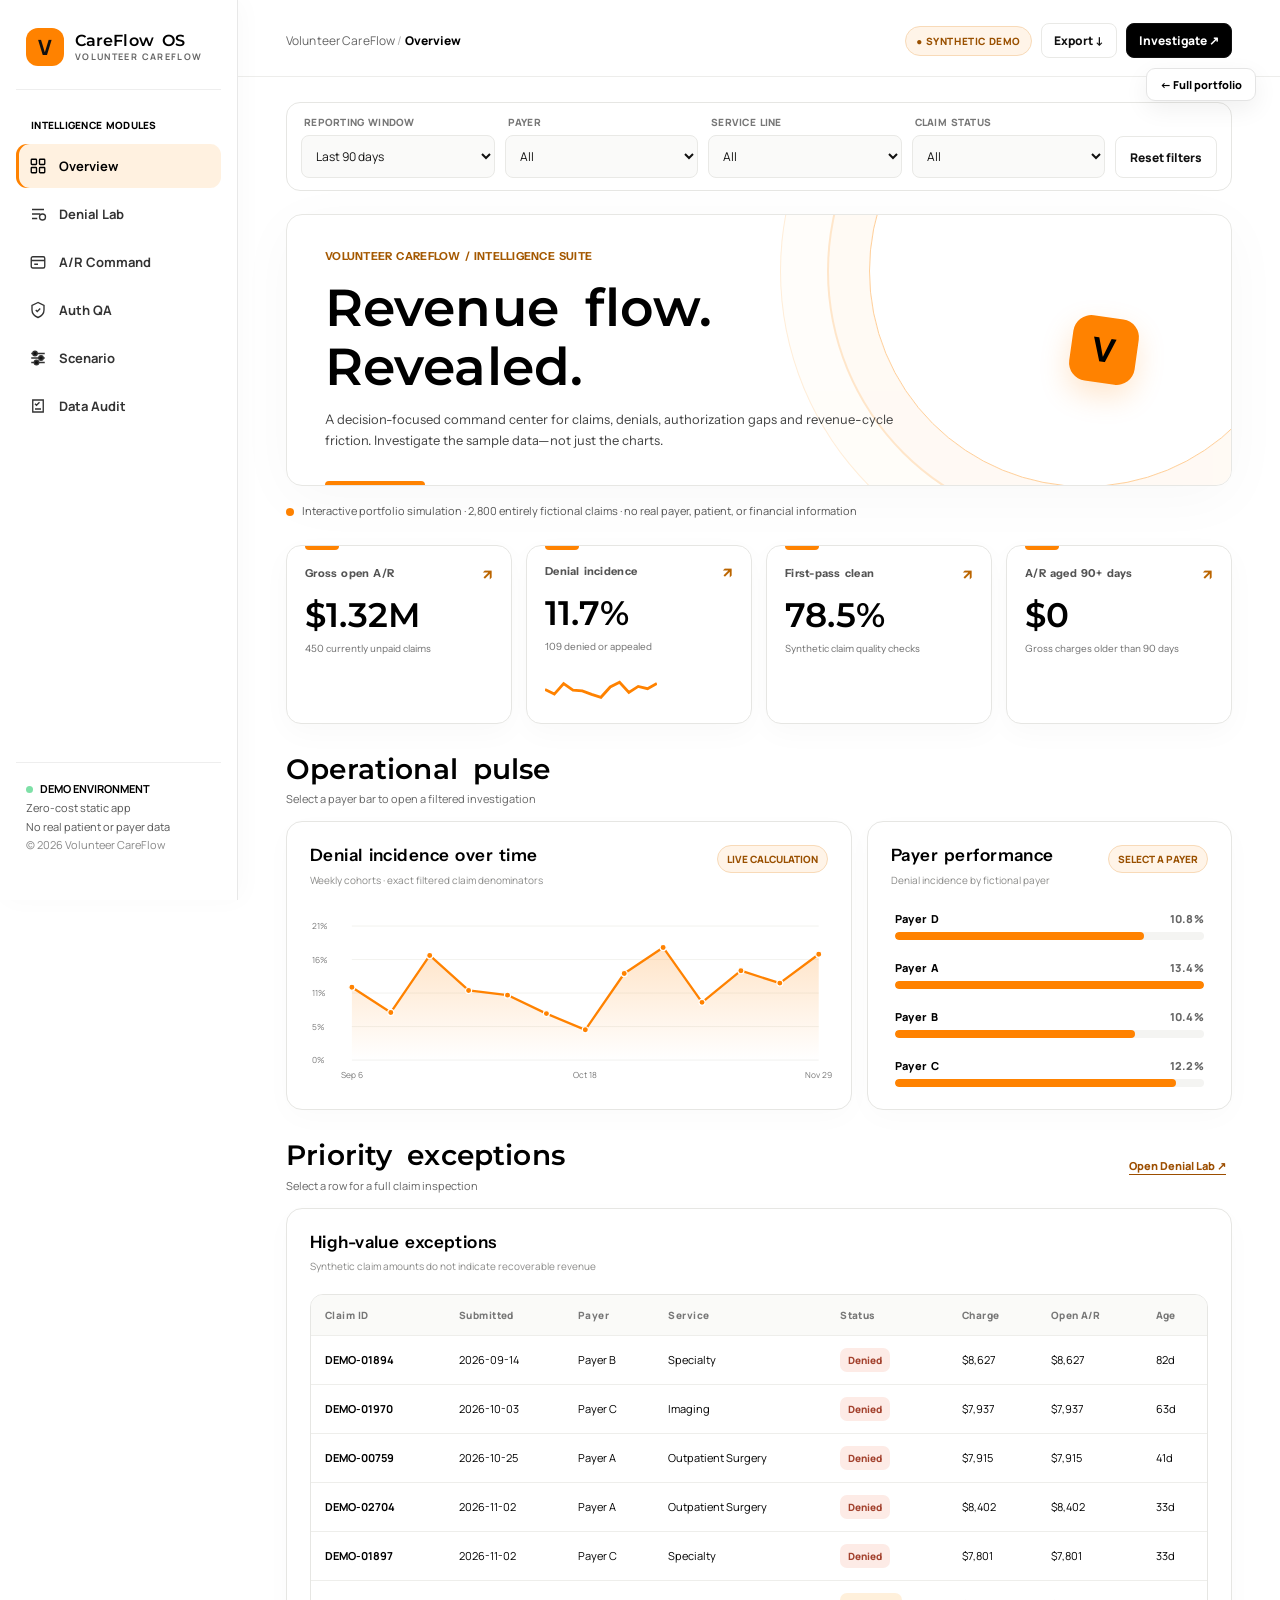
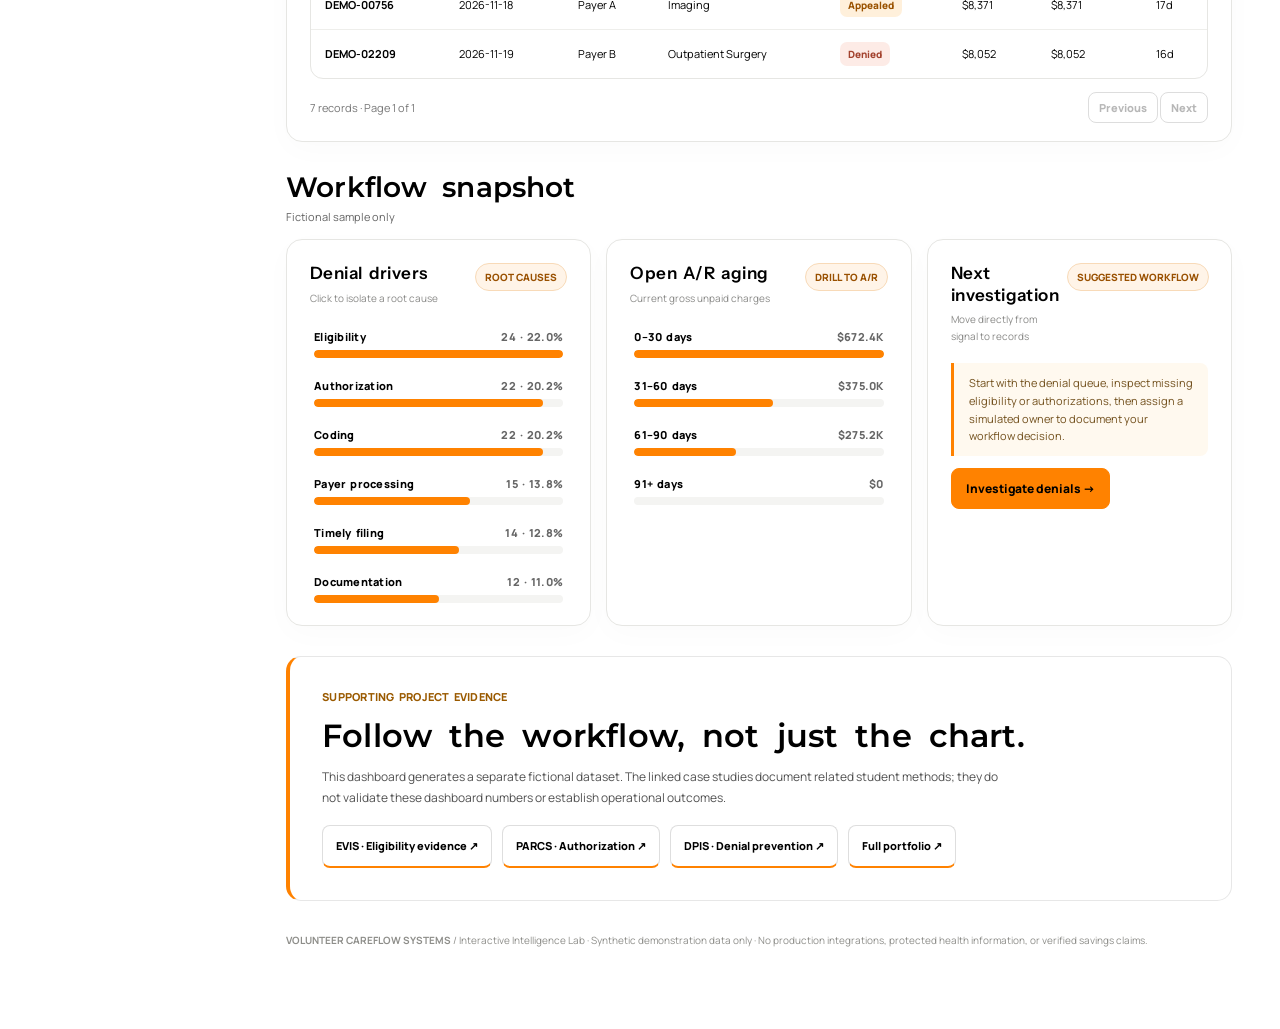
<file: analytics.html>
<!doctype html>
<html lang="en"><head><meta charset="utf-8"><meta name="viewport" content="width=device-width,initial-scale=1,viewport-fit=cover"><meta name="theme-color" content="#0b0b0b"><meta name="description" content="Volunteer CareFlow Systems premium interactive revenue cycle intelligence demonstration. Fictional records only."><title>CareFlow Intelligence — Volunteer CareFlow Systems</title>
<style>
@import url('https://fonts.googleapis.com/css2?family=DM+Sans:wght@400;500;600;700;800&display=swap');
:root{--ink:#0b0b0b;--orange:#ff8200;--paper:#f7f7f4;--white:#fff;--muted:#71716f;--line:#e5e5e1;--soft:#f0f0ed;--green:#197652;--red:#b74637;--r:19px}
*{box-sizing:border-box}html{scroll-behavior:smooth}body{margin:0;background:var(--paper);font-family:'DM Sans',Arial,sans-serif;color:var(--ink)}button,input,select,textarea{font:inherit}button{cursor:pointer}button:focus-visible,a:focus-visible,select:focus-visible,input:focus-visible,textarea:focus-visible{outline:3px solid #ff9d42;outline-offset:2px}a{color:inherit}.shell{display:flex;min-height:100vh}.side{width:238px;flex:0 0 238px;background:#0c0c0c;color:#f9f9f8;position:sticky;top:0;height:100vh;display:flex;flex-direction:column;padding:28px 16px}.brand{display:flex;gap:11px;align-items:center;padding:0 10px 32px}.monogram{width:38px;height:38px;display:grid;place-items:center;background:var(--orange);border-radius:12px;font-weight:800;color:#111;font-size:21px}.brandcopy strong{display:block;font-size:16px;font-weight:800;letter-spacing:-.06em}.brandcopy small{display:block;color:#b4b4b4;font-size:9px;letter-spacing:.15em;font-weight:700}.sectionlabel{font-size:10px;letter-spacing:.16em;color:#8b8b8b;font-weight:800;padding:10px 15px 12px}.nav{display:grid;gap:4px}.nav button{width:100%;background:transparent;border:0;color:#a4a4a4;border-radius:11px;padding:13px 13px;display:flex;align-items:center;gap:12px;text-align:left;font-size:13px;font-weight:700}.nav button:hover{color:#fff;background:#202020}.nav button.active{background:#242424;color:#fff;box-shadow:inset 3px 0 var(--orange)}.nav svg{width:18px;height:18px;stroke:currentColor;fill:none;stroke-width:1.8}.sidefoot{margin-top:auto;border-top:1px solid #282828;padding:17px 10px;color:#a8a8a8;font-size:11px;line-height:1.7}.live{display:inline-block;width:7px;height:7px;border-radius:50%;background:#7ee0a7;margin-right:7px}.sidefoot b{color:white}.content{min-width:0;flex:1}.topbar{display:flex;align-items:center;justify-content:space-between;gap:12px;padding:23px clamp(18px,4vw,48px) 18px;background:#fff;border-bottom:1px solid var(--line)}.crumb{font-size:12px;color:#666;letter-spacing:.01em}.crumb b{color:var(--ink)}.topactions{display:flex;gap:9px;align-items:center}.tag{border:1px solid #e1d4c5;background:#fff8ef;color:#875000;padding:7px 10px;border-radius:25px;font-size:10px;font-weight:800;letter-spacing:.06em;white-space:nowrap}.btn{border:1px solid var(--line);border-radius:11px;padding:10px 14px;font-size:12px;font-weight:800;min-height:41px;background:#fff;color:#111;white-space:nowrap}.btn:hover{border-color:#222}.btn.dark{background:#111;color:white;border-color:#111}.btn.orange{background:var(--orange);border-color:var(--orange);color:#111}.btn.small{padding:7px 12px;min-height:35px}.main{max-width:1500px;margin:auto;padding:25px clamp(16px,4vw,48px) 80px}.eyebrow{font-size:11px;font-weight:800;color:#9a5a00;letter-spacing:.15em;text-transform:uppercase}.hero{background:#111;min-height:242px;color:#fff;border-radius:24px;padding:34px 38px;display:flex;align-items:center;justify-content:space-between;overflow:hidden;position:relative;margin-bottom:24px}.hero::before{content:"";position:absolute;right:-70px;top:-160px;width:430px;height:430px;border:1px solid #474747;border-radius:50%;box-shadow:0 0 0 52px #171717,0 0 0 53px #454545,0 0 0 110px #1b1b1b,0 0 0 111px #424242;opacity:.8}.hero::after{content:"";height:8px;background:var(--orange);position:absolute;bottom:0;left:38px;width:100px;border-radius:12px 12px 0 0}.heroText{position:relative;z-index:1;max-width:680px}.hero .eyebrow{color:#ffac54}.hero h1{font-size:clamp(33px,4.1vw,64px);letter-spacing:-.068em;line-height:1.02;margin:15px 0 13px;font-weight:800}.hero p{color:#c5c5c5;max-width:590px;font-size:13px;line-height:1.65;margin:0}.heroIcon{position:relative;z-index:1;background:var(--orange);color:#111;border-radius:18px;width:66px;height:66px;display:grid;place-items:center;font-size:33px;font-weight:800;transform:rotate(8deg);flex:0 0 auto;margin-right:56px}.disclaimer{font-size:11px;color:#62615e;margin:-8px 0 24px;display:flex;align-items:center;gap:8px}.disclaimer i{width:8px;height:8px;display:inline-block;background:var(--orange);border-radius:50%;flex:0 0 auto}.filterbar{background:#fff;border:1px solid var(--line);padding:12px 14px;border-radius:15px;margin-bottom:23px;display:grid;grid-template-columns:repeat(4,minmax(0,1fr)) auto;gap:10px;align-items:end}.field label{display:block;color:#777;font-size:10px;font-weight:800;letter-spacing:.08em;text-transform:uppercase;margin:0 0 6px 3px}.field select,.field input,.field textarea{width:100%;border:1px solid var(--line);background:#fafaf9;border-radius:9px;padding:11px 10px;min-height:42px;font-size:12px;color:#111;outline-offset:1px}.field textarea{min-height:95px;resize:vertical}.filterbar button{height:42px}.sectionhead{display:flex;align-items:center;justify-content:space-between;gap:12px;margin:28px 0 15px}.sectionhead h2{font-size:21px;font-weight:800;letter-spacing:-.055em;margin:0}.sectionhead p{font-size:11px;color:var(--muted);margin:5px 0 0}.sectionhead a,.sectionhead button{font-size:11px;font-weight:800;border:0;background:none;color:#bd6500;text-decoration:underline;text-underline-offset:4px;padding:6px}.kpis{display:grid;grid-template-columns:repeat(4,minmax(0,1fr));gap:14px}.kpi{position:relative;border:1px solid var(--line);background:#fff;border-radius:17px;padding:18px 18px 13px;min-width:0;text-align:left;min-height:157px;transition:transform .15s,box-shadow .15s}.kpi:hover{transform:translateY(-2px);box-shadow:0 10px 22px #0000000a}.kpi::before{content:"";width:34px;height:3px;background:var(--orange);position:absolute;top:0;left:18px;border-radius:0 0 8px 8px}.klabel{color:#747474;font-size:11px;font-weight:700;display:flex;justify-content:space-between;gap:5px}.klabel b{color:#bb6500;font-size:14px}.kvalue{font-size:clamp(23px,2.65vw,36px);letter-spacing:-.065em;font-weight:800;margin:11px 0 5px;white-space:nowrap}.ksub{font-size:10px;line-height:1.5;color:#737373;min-height:31px}.spark{height:29px;margin-top:7px}.grid2{display:grid;grid-template-columns:minmax(0,1.55fr) minmax(270px,1fr);gap:15px}.grid3{display:grid;grid-template-columns:repeat(3,minmax(0,1fr));gap:15px}.panel{min-width:0;background:#fff;border:1px solid var(--line);border-radius:18px;padding:23px 23px 18px}.phead{display:flex;justify-content:space-between;align-items:start;gap:8px;margin-bottom:19px}.ptitle{font-size:15px;letter-spacing:-.035em;font-weight:800}.psub{font-size:10px;color:#8a8a88;margin-top:5px}.chip{font-size:10px;font-weight:800;background:#f6f3ed;border:1px solid #ece5d8;color:#966000;padding:6px 9px;border-radius:20px;white-space:nowrap}.linechart{height:auto;width:100%;display:block;overflow:visible}.linechart text{font-size:11px;fill:#777;font-family:inherit}.bars{display:grid;gap:12px}.barlabel{display:flex;justify-content:space-between;gap:5px;font-size:11px;font-weight:800;margin-bottom:6px}.barlabel span:last-child{color:#666}.track{width:100%;height:8px;border-radius:8px;background:#f0eeeb;overflow:hidden}.track i{display:block;height:100%;border-radius:8px;background:var(--orange);transition:width .2s}.baritem{background:none;border:0;width:100%;padding:4px;text-align:left;border-radius:8px}.baritem:hover{background:#faf7f1}.badge{display:inline-block;border-radius:7px;font-size:10px;font-weight:800;padding:5px 8px;white-space:nowrap}.badge.warn{background:#fff0db;color:#9a5200}.badge.ok{background:#eaf7ee;color:#207145}.badge.info{background:#eef1f5;color:#44536c}.badge.risk{background:#fdebe6;color:#a3422e}.muted{color:#81817e}.context{font-size:11px;line-height:1.6;color:#71716e;margin:14px 0 0}.tablewrap{border:1px solid #e9e9e7;border-radius:13px;overflow:auto;max-width:100%}table{width:100%;border-collapse:collapse;font-size:11px;white-space:nowrap}th{text-align:left;font-weight:800;color:#777;background:#fafaf8;font-size:10px;padding:13px 14px;letter-spacing:.045em}td{border-top:1px solid #eeeeeb;padding:12px 14px}tr[data-case]{cursor:pointer}tr[data-case]:hover{background:#fff6eb}.tablefoot{display:flex;justify-content:space-between;gap:12px;align-items:center;margin-top:13px;font-size:11px;color:#777;flex-wrap:wrap}.tablefoot button{background:#fff;border:1px solid #ddd;border-radius:8px;padding:7px 10px;font-weight:800}.statrow{display:flex;gap:10px;flex-wrap:wrap;margin-bottom:14px}.statbox{padding:13px;background:#f7f7f5;border-radius:13px;flex:1;min-width:125px}.statbox label{color:#777;font-size:10px;font-weight:700;display:block}.statbox b{font-size:24px;font-weight:800;letter-spacing:-.05em;display:block;margin-top:6px}.flow{display:grid;grid-template-columns:repeat(4,minmax(0,1fr));gap:12px}.flowitem{border-radius:15px;padding:20px;background:#f6f6f3;min-width:0}.flowitem b{font-size:26px;display:block;letter-spacing:-.05em}.flowitem small{font-size:11px;color:#777}.flowitem strong{font-size:11px;display:block;margin-bottom:5px}.matrix{display:grid;grid-template-columns:110px repeat(4,minmax(40px,1fr));gap:5px}.cell{padding:10px 5px;text-align:center;border-radius:6px;font-size:11px;font-weight:800}.cell.title{background:transparent;text-align:left;font-size:10px;color:#666}.sliderbox{padding:20px;border-radius:16px;background:#f8f8f6;border:1px solid var(--line);margin-bottom:13px}.sliderbox label{font-size:13px;display:flex;justify-content:space-between;gap:10px;font-weight:800;margin-bottom:14px}.sliderbox input[type=range]{width:100%;accent-color:var(--orange);min-height:33px}.bigresult{background:#0b0b0b;color:#fff;border-radius:16px;padding:25px}.bigresult small{color:#ffae5d;font-weight:800;letter-spacing:.1em}.bigresult b{display:block;font-size:clamp(30px,5vw,50px);letter-spacing:-.06em;margin:12px 0}.bigresult p{font-size:11px;color:#c5c5c5;line-height:1.6}.note{background:#fff9ef;border-left:3px solid var(--orange);font-size:11px;color:#72501d;padding:11px 15px;line-height:1.6;border-radius:0 8px 8px 0;margin:12px 0}.tools{display:flex;align-items:end;gap:10px;flex-wrap:wrap;margin-bottom:14px}.tools .field{flex:1;min-width:160px}.empty{padding:35px;text-align:center;color:#777;font-size:13px}.pagefoot{color:#8e8e8a;font-size:10px;margin-top:30px;line-height:1.8}.overlay{position:fixed;inset:0;background:#0008;z-index:30;display:flex;justify-content:flex-end}.drawer{width:min(520px,100%);height:100vh;overflow:auto;background:#fff;padding:25px;box-shadow:-20px 0 55px #0002}.drawerhead{display:flex;justify-content:space-between;align-items:start;gap:15px}.drawer h2{font-size:30px;letter-spacing:-.05em;margin:8px 0 5px}.factgrid{display:grid;grid-template-columns:1fr 1fr;gap:10px;margin:20px 0}.fact{background:#f7f7f5;border-radius:11px;padding:13px}.fact small{display:block;color:#777;margin-bottom:6px;font-size:10px}.fact b{font-size:13px;overflow-wrap:anywhere}.formrow{display:grid;grid-template-columns:1fr 1fr;gap:10px}.drawerbuttons{display:flex;gap:9px;margin-top:16px}.mobilebar{display:none}.toast{position:fixed;right:24px;bottom:22px;background:#161616;color:#fff;padding:12px 18px;border-radius:10px;z-index:50;font-weight:700;font-size:12px;box-shadow:0 10px 35px #0004}
@media(max-width:1180px){.kpis{grid-template-columns:repeat(2,minmax(0,1fr))}.filterbar{grid-template-columns:repeat(2,minmax(0,1fr)) auto}.grid2{grid-template-columns:1fr}.grid3{grid-template-columns:repeat(2,minmax(0,1fr))}}@media(max-width:760px){.side{display:none}.content{width:100%}.topbar{padding:15px 16px}.topactions .tag{display:none}.main{padding:18px 14px 92px}.hero{border-radius:18px;padding:26px 22px;min-height:208px}.hero h1{font-size:40px}.heroIcon{display:none}.mobilebar{position:fixed;display:flex;z-index:20;bottom:0;left:0;right:0;background:#111;box-shadow:0 -6px 20px #0002;overflow-x:auto;padding:8px 6px calc(8px + env(safe-area-inset-bottom));gap:2px}.mobilebar button{flex:1;min-width:55px;background:transparent;border:0;color:#aaa;border-radius:9px;padding:8px 3px 6px;font-size:9px;font-weight:800;min-height:47px;white-space:nowrap}.mobilebar button.active{background:#2c2c2c;color:#ffab50}.mobilebar svg{display:block;width:18px;height:18px;stroke:currentColor;fill:none;stroke-width:1.8;margin:0 auto 4px}.sectionhead h2{font-size:20px}.filterbar{grid-template-columns:repeat(2,minmax(0,1fr));gap:8px;padding:12px}.filterbar button{grid-column:span 2}.panel{padding:17px}.kpis{gap:10px}.kpi{padding:16px 13px;min-height:143px}.kvalue{font-size:27px}.grid3{grid-template-columns:1fr}.flow{grid-template-columns:repeat(2,minmax(0,1fr))}.drawer{padding:18px 15px}.disclaimer{align-items:flex-start}}@media(max-width:370px){.kvalue{font-size:23px}.hero h1{font-size:33px}.kpis{gap:7px}.kpi{padding:14px 10px}.filterbar{grid-template-columns:1fr}.filterbar button{grid-column:span 1}.topactions .btn{padding:9px 10px}.brandcopy strong{font-size:13px}}@media(prefers-reduced-motion:reduce){*{transition:none!important;animation:none!important;scroll-behavior:auto!important}}
</style><link rel="stylesheet" href="analytics-editorial.css"><meta name="color-scheme" content="light"></head>
<body><a class="portfolio-return" href="index.html#featured" aria-label="Return to full portfolio">← Full portfolio</a><div id="app"></div><script>
(function(){
'use strict';
var icons={
overview:'<rect x="3" y="3" width="7" height="7" rx="1"/><rect x="14" y="3" width="7" height="7" rx="1"/><rect x="3" y="14" width="7" height="7" rx="1"/><rect x="14" y="14" width="7" height="7" rx="1"/>',
denials:'<path d="M4 6h16M4 12h11M4 18h7"/><circle cx="18" cy="16" r="4"/>',
ar:'<rect x="3" y="5" width="18" height="15" rx="2"/><path d="M3 10h18M7 15h5"/>',
auth:'<path d="M12 2 4 6v6c0 5 3 8 8 10 5-2 8-5 8-10V6z"/><path d="m9 12 2 2 4-4"/>',
scenario:'<path d="M3 6h18M3 12h18M3 18h18"/><circle cx="8" cy="6" r="3" fill="#111"/><circle cx="16" cy="12" r="3" fill="#111"/><circle cx="10" cy="18" r="3" fill="#111"/>',
quality:'<path d="M5 4h14v16H5zM8 9l2 2 4-4M8 16h8"/>'
};
var pages=[['overview','Overview'],['denials','Denial Lab'],['ar','A/R Command'],['auth','Auth QA'],['scenario','Scenario'],['quality','Data Audit']];
var payers=['Payer A','Payer B','Payer C','Payer D'];var services=['Primary Care','Specialty','Imaging','Outpatient Surgery'];
var reasons=['Eligibility','Authorization','Documentation','Coding','Payer processing','Timely filing'];
var owners=['Unassigned','Registration','Authorization','Coding','Billing','Payer follow-up'];
var caseStatuses=['Unreviewed','Investigating','Correction needed','Payer follow-up','Escalated','Closed in demo'];
var state={page:'overview',period:90,payer:'all',service:'all',status:'all',cause:'all',age:'all',search:'',sort:'priority',pageIndex:0,inspect:null,denialReduction:25,reworkCost:35,showFilters:true};
function h(s){return String(s==null?'':s).replace(/[&<>"']/g,function(c){return {'&':'&amp;','<':'&lt;','>':'&gt;','"':'&quot;',"'":'&#39;'}[c]})}
function rng(seed){return function(){seed|=0;seed=seed+0x6D2B79F5|0;var t=Math.imul(seed^seed>>>15,1|seed);t=t+Math.imul(t^t>>>7,61|t)^t;return ((t^t>>>14)>>>0)/4294967296}}
var random=rng(20261110);
function pick(a){return a[Math.floor(random()*a.length)]}
var day=24*60*60*1000;var today=new Date();today.setHours(12,0,0,0);
var data=[];
for(var i=1;i<=2800;i++){
 var dt=new Date(today.getTime()-Math.floor(random()*270)*day);
 var payer=pick(payers),svc=pick(services);
 var charge=Math.round((220+Math.pow(random(),2)*8500)*100)/100;
 var el=random()<.91,doc=random()<.93,code=random()<.96;
 var needAuth=(svc==='Imaging'||svc==='Outpatient Surgery'||random()<.17);
 var auth=!needAuth||random()<.91;
 var chance=.052+(!el?.28:0)+(!auth?.29:0)+(!doc?.18:0)+(!code?.16:0);
 var denial=random()<Math.min(.86,chance);
 var age=Math.round((today-dt)/day);
 var status=denial?(random()<.21?'Appealed':'Denied'):(random()<(age<20?.2:age<55?.54:.79)?'Paid':'Pending');
 var reason=denial?(!el?'Eligibility':!auth?'Authorization':!doc?'Documentation':!code?'Coding':pick(['Payer processing','Timely filing','Coding'])):'';
 var paid=status==='Paid'?Math.round(charge*(.58+random()*.34)*100)/100:0;
 var open=status!=='Paid'?charge:0;
 var clean=el&&doc&&code&&auth;
 data.push({id:'DEMO-'+String(i).padStart(5,'0'),date:dt,ymd:dt.toISOString().slice(0,10),payer:payer,service:svc,charge:charge,paid:paid,open:open,age:open?age:0,status:status,denial:denial,reason:reason,eligible:el,doc:doc,coding:code,authRequired:needAuth,auth:auth,clean:clean});
}
var notes={};try{notes=JSON.parse(localStorage.getItem('careflow-demo-notes-v2')||'{}')||{}}catch(e){notes={}}
var usd=new Intl.NumberFormat('en-US',{style:'currency',currency:'USD',maximumFractionDigits:0});
function money(n){return usd.format(n||0)}
function compact(n){n=Number(n)||0;return Math.abs(n)>=1000000?'$'+(n/1000000).toFixed(2)+'M':Math.abs(n)>=10000?'$'+(n/1000).toFixed(1)+'K':money(n)}
function pct(n,d){return d?100*n/d:0}
function percent(n){return (Number(n)||0).toFixed(1)+'%'}
function small(n){return Number(n||0).toLocaleString('en-US')}
function dayName(d){return d.toLocaleDateString('en-US',{month:'short',day:'numeric'})}
function icon(name){return '<svg viewBox="0 0 24 24" aria-hidden="true">'+(icons[name]||icons.overview)+'</svg>'}
function control(name,opts,current){return '<select data-filter="'+h(name)+'" aria-label="'+h(name)+'">'+opts.map(function(o){return '<option value="'+h(o[0])+'"'+(o[0]===current?' selected':'')+'>'+h(o[1])+'</option>'}).join('')+'</select>'}
function rangeOptions(){return [[30,'Last 30 days'],[90,'Last 90 days'],[180,'Last 180 days'],[270,'All 270 days']]}
function opts(list){return [['all','All'],...list.map(function(v){return [v,v]})]}
function filtered(){return data.filter(function(r){return (today-r.date)/day<state.period&&(state.payer==='all'||r.payer===state.payer)&&(state.service==='all'||r.service===state.service)&&(state.status==='all'||r.status===state.status)})}
function metrics(rows){var d=rows.filter(function(r){return r.denial});var open=rows.filter(function(r){return r.open>0});return {count:rows.length,denied:d.length,denial:pct(d.length,rows.length),clean:pct(rows.filter(function(r){return r.clean}).length,rows.length),ar:open.reduce(function(a,r){return a+r.open},0),old:open.filter(function(r){return r.age>90}).reduce(function(a,r){return a+r.open},0),openCount:open.length,age:open.length?open.reduce(function(a,r){return a+r.age},0)/open.length:0}}
function group(rows,field){var m={};rows.forEach(function(r){var k=typeof field==='function'?field(r):r[field];(m[k]||(m[k]=[])).push(r)});return m}
function lineSvg(points,dates){if(!points.length)return '<div class="empty">No records for this filter.</div>';var w=680,ht=234,top=25,bottom=33,left=55,right=12;var max=Math.max(1,...points)*1.19;var coords=points.map(function(v,i){return [left+(w-left-right)*(points.length===1?.5:i/(points.length-1)),top+(ht-top-bottom)*(1-v/max)]});var path=coords.map(function(p,i){return (i?'L':'M')+p[0].toFixed(1)+' '+p[1].toFixed(1)}).join(' ');var area=path+'L '+coords[coords.length-1][0]+' '+(ht-bottom)+' L '+left+' '+(ht-bottom)+' Z';var ticks=[0,.25,.5,.75,1].map(function(t){var y=top+(ht-top-bottom)*(1-t);return '<line x1="'+left+'" x2="'+(w-right)+'" y1="'+y+'" y2="'+y+'" stroke="#eeeeea"/><text x="2" y="'+(y+4)+'">'+(max*t).toFixed(0)+'%</text>'}).join('');var dlabels=[0,Math.floor((dates.length-1)/2),dates.length-1].map(function(ix){return '<text x="'+coords[ix][0]+'" y="'+(ht-9)+'" text-anchor="middle">'+h(dates[ix])+'</text>'}).join('');var circles=coords.map(function(p,i){return '<circle cx="'+p[0]+'" cy="'+p[1]+'" r="4" fill="#ff8200" stroke="white" stroke-width="1.5"><title>'+h(dates[i])+' — '+points[i].toFixed(1)+'% denials</title></circle>'}).join('');return '<svg class="linechart" viewBox="0 0 '+w+' '+ht+'" role="img" aria-label="Weekly denial rate line chart"><defs><linearGradient id="fadeO" x1="0" y1="0" x2="0" y2="1"><stop offset="0%" stop-color="#ff8200" stop-opacity=".22"/><stop offset="100%" stop-color="#ff8200" stop-opacity="0"/></linearGradient></defs>'+ticks+'<path d="'+area+'" fill="url(#fadeO)"/><path d="'+path+'" fill="none" stroke="#ff8200" stroke-width="3" stroke-linejoin="round" stroke-linecap="round"/>'+circles+dlabels+'</svg>'}
function trend(rows){var weeks=group(rows,function(r){var d=new Date(r.date.getTime());d.setDate(d.getDate()-d.getDay());return d.toISOString().slice(0,10)});var labels=Object.keys(weeks).sort();var values=labels.map(function(k){var x=weeks[k];return pct(x.filter(function(v){return v.denial}).length,x.length)});return {labels:labels.map(function(k){return dayName(new Date(k+'T12:00:00'))}),values:values}}
function spark(rows){var t=trend(rows),v=t.values;if(!v.length)return '';var max=Math.max(1,...v)*1.1;var pts=v.map(function(x,i){return (i*108/Math.max(1,v.length-1)).toFixed(1)+','+(25-x*22/max).toFixed(1)}).join(' ');return '<svg class="spark" viewBox="0 0 108 28" role="img" aria-label="Synthetic weekly trend"><polyline fill="none" stroke="#ff8200" stroke-width="2.7" points="'+pts+'"/></svg>'}
function panel(title,caption,body,chip){return '<div class="panel"><div class="phead"><div><div class="ptitle">'+h(title)+'</div><div class="psub">'+h(caption)+'</div></div>'+(chip?'<span class="chip">'+h(chip)+'</span>':'')+'</div>'+body+'</div>'}
function section(title,caption,extra){return '<div class="sectionhead"><div><h2>'+h(title)+'</h2>'+(caption?'<p>'+h(caption)+'</p>':'')+'</div>'+(extra||'')+'</div>'}
function kpis(rows){var m=metrics(rows),pairs=[['Gross open A/R',compact(m.ar),small(m.openCount)+' currently unpaid claims','ar'],['Denial incidence',percent(m.denial),small(m.denied)+' denied or appealed','denials'],['First-pass clean',percent(m.clean),'Synthetic claim quality checks','auth'],['A/R aged 90+ days',compact(m.old),'Gross charges older than 90 days','ar']];return '<div class="kpis">'+pairs.map(function(x,i){return '<button type="button" class="kpi" data-nav="'+x[3]+'"><div class="klabel"><span>'+x[0]+'</span><b>↗</b></div><div class="kvalue">'+x[1]+'</div><div class="ksub">'+x[2]+'</div>'+(i===1?spark(rows):'<div class="spark"></div>')+'</button>'}).join('')+'</div>'}
function badge(status){return '<span class="badge '+(status==='Paid'?'ok':status==='Denied'?'risk':status==='Appealed'?'warn':'info')+'">'+h(status)+'</span>'}
function table(rows,kind){var search=state.search.toLowerCase();rows=rows.filter(function(r){return !search||[r.id,r.payer,r.service,r.reason,r.status].some(function(s){return String(s).toLowerCase().includes(search)})});rows=rows.slice();rows.sort(function(a,b){return state.sort==='charge'?b.charge-a.charge:state.sort==='recent'?b.date-a.date:state.sort==='status'?a.status.localeCompare(b.status):(b.age+(b.denial?45:0)+b.charge/250)-(a.age+(a.denial?45:0)+a.charge/250)});var pages=Math.max(1,Math.ceil(rows.length/12));state.pageIndex=Math.min(state.pageIndex,pages-1);var shown=rows.slice(state.pageIndex*12,(state.pageIndex+1)*12);var html='<div class="tablewrap"><table><thead><tr><th>Claim ID</th><th>Submitted</th><th>Payer</th><th>Service</th><th>Status</th><th>Charge</th><th>Open A/R</th><th>Age</th></tr></thead><tbody>';html+=shown.map(function(r){return '<tr data-case="'+r.id+'" tabindex="0" role="button" aria-label="Inspect '+r.id+'"><td><b>'+r.id+'</b></td><td>'+r.ymd+'</td><td>'+h(r.payer)+'</td><td>'+h(r.service)+'</td><td>'+badge(r.status)+'</td><td>'+money(r.charge)+'</td><td>'+money(r.open)+'</td><td>'+r.age+'d</td></tr>'}).join('');html+='</tbody></table>'+(shown.length?'':'<div class="empty">No matching records. Try a different filter.</div>')+'</div>';html+='<div class="tablefoot"><span>'+small(rows.length)+' records · Page '+(state.pageIndex+1)+' of '+pages+'</span><div><button data-pg="-1" '+(state.pageIndex===0?'disabled':'')+'>Previous</button> <button data-pg="1" '+(state.pageIndex>=pages-1?'disabled':'')+'>Next</button></div></div>';return html}
function tools(showSearch){return '<div class="tools">'+(showSearch?'<form id="searchform" class="field" style="display:flex;gap:7px"><div style="flex:1"><label for="find">Search claims</label><input id="find" placeholder="ID, payer, denial reason…" value="'+h(state.search)+'"></div><button class="btn dark" style="align-self:end" type="submit">Find</button></form>':'')+'<div class="field"><label for="sort">Sort</label>'+control('sort',[['priority','Priority'],['charge','Highest charge'],['recent','Newest'],['status','Status']],state.sort)+'</div><button class="btn" data-export="visible">Export CSV ↓</button></div>'}
function bars(rows,field,denom,nav){var gr=group(rows,field),entries=Object.keys(gr).map(function(k){return [k,gr[k].length]}).sort(function(a,b){return b[1]-a[1]});var max=entries.length?entries[0][1]:1;return '<div class="bars">'+entries.map(function(item){var total=item[1];return '<button class="baritem" data-'+nav+'="'+h(item[0])+'"><div class="barlabel"><span>'+h(item[0])+'</span><span>'+small(total)+' · '+percent(pct(total,denom))+'</span></div><div class="track"><i style="width:'+percent(pct(total,max))+'"></i></div></button>'}).join('')+'</div>'}
function overview(rows){var m=metrics(rows),t=trend(rows);var denied=rows.filter(function(r){return r.denial});var b=group(rows,'payer');var by=Object.keys(b).map(function(p){return {name:p,denied:b[p].filter(function(r){return r.denial}).length,total:b[p].length}});var max=Math.max(1,...by.map(function(z){return pct(z.denied,z.total)}));var payerbars='<div class="bars">'+by.map(function(r){var z=pct(r.denied,r.total);return '<button class="baritem" data-payer="'+r.name+'"><div class="barlabel"><span>'+r.name+'</span><span>'+percent(z)+'</span></div><div class="track"><i style="width:'+percent(pct(z,max))+'"></i></div></button>'}).join('')+'</div>';var recent=rows.filter(function(r){return r.denial||r.age>90}).sort(function(a,b){return b.charge-a.charge}).slice(0,7);return '<div class="hero"><div class="heroText"><div class="eyebrow">Volunteer CareFlow / Intelligence Suite</div><h1>Revenue flow.<br>Revealed.</h1><p>A decision-focused command center for claims, denials, authorization gaps and revenue-cycle friction. Investigate the sample data—not just the charts.</p></div><div class="heroIcon">V</div></div><div class="disclaimer"><i></i><span>Interactive portfolio simulation · 2,800 entirely fictional claims · no real payer, patient, or financial information</span></div>'+kpis(rows)+section('Operational pulse','Select a payer bar to open a filtered investigation')+'<div class="grid2">'+panel('Denial incidence over time','Weekly cohorts · exact filtered claim denominators',lineSvg(t.values,t.labels),'LIVE CALCULATION')+panel('Payer performance','Denial incidence by fictional payer',payerbars,'SELECT A PAYER')+'</div>'+section('Priority exceptions','Select a row for a full claim inspection','<button data-nav="denials">Open Denial Lab ↗</button>')+panel('High-value exceptions','Synthetic claim amounts do not indicate recoverable revenue',table(recent,'exceptions'))+section('Workflow snapshot','Fictional sample only')+'<div class="grid3">'+panel('Denial drivers','Click to isolate a root cause',bars(denied,'reason',Math.max(1,denied.length),'reason'),'ROOT CAUSES')+panel('Open A/R aging','Current gross unpaid charges',agingBars(rows),'DRILL TO A/R')+panel('Next investigation','Move directly from signal to records','<div class="note">Start with the denial queue, inspect missing eligibility or authorizations, then assign a simulated owner to document your workflow decision.</div><button class="btn orange" data-nav="denials">Investigate denials →</button>','SUGGESTED WORKFLOW')+'</div>'}
function aging(rows){var open=rows.filter(function(r){return r.open>0});var b={'0–30':0,'31–60':0,'61–90':0,'91+':0};open.forEach(function(r){b[r.age<=30?'0–30':r.age<=60?'31–60':r.age<=90?'61–90':'91+']+=r.open});return b}
function agingBars(rows){var b=aging(rows),max=Math.max(1,...Object.keys(b).map(function(k){return b[k]}));return '<div class="bars">'+Object.keys(b).map(function(k){return '<button class="baritem" data-age="'+k+'"><div class="barlabel"><span>'+k+' days</span><span>'+compact(b[k])+'</span></div><div class="track"><i style="width:'+percent(pct(b[k],max))+'"></i></div></button>'}).join('')+'</div>'}
function denialLab(rows){var denied=rows.filter(function(r){return r.denial&&(state.cause==='all'||r.reason===state.cause)}),total=rows.filter(function(r){return r.denial});var reasonBar=bars(total,'reason',Math.max(1,total.length),'reason');var matrix='<div class="matrix"><div class="cell title">ROOT CAUSE</div>'+payers.map(function(p){return '<div class="cell title">'+p+'</div>'}).join('');var mx=Math.max(1,...payers.flatMap(function(p){return reasons.map(function(re){return total.filter(function(r){return r.payer===p&&r.reason===re}).length})}));reasons.forEach(function(re){matrix+='<div class="cell title">'+h(re)+'</div>';payers.forEach(function(p){var n=total.filter(function(r){return r.payer===p&&r.reason===re}).length;var alpha=.07+.7*n/mx;matrix+='<button class="cell" data-cross="'+h(p)+'|'+h(re)+'" style="border:0;background:rgba(255,130,0,'+alpha.toFixed(2)+')" title="'+n+' demo denials">'+n+'</button>'})});matrix+='</div>';return section('Denial Intelligence','Root-cause Pareto, payer concentration, and a case-level investigation queue','<button data-clear="cause">Clear cause filter</button>')+'<div class="statrow"><div class="statbox"><label>Denied / appealed</label><b>'+small(total.length)+'</b></div><div class="statbox"><label>Denial incidence</label><b>'+percent(pct(total.length,rows.length))+'</b></div><div class="statbox"><label>Selected cause</label><b style="font-size:15px">'+h(state.cause==='all'?'All reasons':state.cause)+'</b></div></div><div class="grid2">'+panel('Root-cause Pareto','Select a cause to filter the worklist',reasonBar,'CLICK TO FILTER')+panel('Payer × denial cause','Select a cell for linked payer-and-cause drilldown',matrix,'INTERACTIVE HEATMAP')+'</div>'+section('Investigation worklist',small(denied.length)+' matching denied and appealed claims')+panel('Claim triage','Select a row to inspect documentation and save a local demo decision',tools(true)+table(denied,'denials'))+'<div class="note">Denial incidence = denied or appealed ÷ all submitted claims in the chosen filter. Worklist priority uses age and charge only; it is not a payer filing deadline or recovery forecast.</div>'}
function arPage(rows){var all=rows.filter(function(r){return r.open>0});var chosen=all.filter(function(r){return state.age==='all'||(state.age==='0–30'?r.age<=30:state.age==='31–60'?r.age>30&&r.age<=60:state.age==='61–90'?r.age>60&&r.age<=90:r.age>90)});var m=metrics(rows);return section('A/R Command Center','Identify aging exposure and drill into unpaid fictional claims','<button data-clear="age">All aging buckets</button>')+'<div class="statrow"><div class="statbox"><label>Gross open charges</label><b>'+compact(m.ar)+'</b></div><div class="statbox"><label>Mean open age</label><b>'+m.age.toFixed(0)+'d</b></div><div class="statbox"><label>Over 90 days</label><b>'+percent(pct(m.old,m.ar))+'</b></div></div><div class="grid2">'+panel('A/R aging by bucket','Click a bar to drill into the underlying claims',agingBars(rows),'FOUR AGE BANDS')+panel('Collections focus','Aging does not equal collectible revenue','<div class="note"><b>High-priority review:</b> investigate older unpaid claims and large balances before attempting a collectability estimate. This demonstration intentionally does not model payer adjustments, write-offs, contracts or partial payments.</div><div style="margin-top:15px" class="statrow"><div class="statbox"><label>Open claims</label><b>'+small(m.openCount)+'</b></div><div class="statbox"><label>90+ gross charges</label><b>'+compact(m.old)+'</b></div></div>','MODEL LIMITS')+'</div>'+section('A/R worklist',small(chosen.length)+' unpaid claims · '+(state.age==='all'?'All aging buckets':state.age+' days'))+panel('Aging drilldown','Click any row to open a fictional claim',tools(true)+table(chosen,'ar'))}
function authPage(rows){var required=rows.filter(function(r){return r.authRequired}),verified=required.filter(function(r){return r.auth}),missing=required.filter(function(r){return !r.auth});var incomplete=rows.filter(function(r){return !r.eligible||!r.doc});var failed=rows.filter(function(r){return !r.clean});var stages=[['Submitted',rows.length],['Intake complete',rows.filter(function(r){return r.eligible&&r.doc}).length],['Authorization verified / not required',rows.filter(function(r){return r.auth}).length],['All synthetic gates passed',rows.filter(function(r){return r.clean}).length]];return section('Authorization-to-Billing QA','An interactive workflow-quality simulation with claim-level evidence')+'<div class="flow">'+stages.map(function(s,i){return '<div class="flowitem"><strong>0'+(i+1)+' / '+h(s[0])+'</strong><b>'+small(s[1])+'</b><small>'+percent(pct(s[1],rows.length))+' of submitted</small></div>'}).join('')+'</div>'+section('Control gates','The stages summarize overlapping control checks; this is not a historical event funnel')+'<div class="grid2">'+panel('Prior authorization readiness','Synthetic claims requiring authorization','<div class="statrow"><div class="statbox"><label>Auth required</label><b>'+small(required.length)+'</b></div><div class="statbox"><label>Verified</label><b>'+small(verified.length)+'</b></div><div class="statbox"><label>Missing</label><b>'+small(missing.length)+'</b></div></div><button class="btn orange" data-auth-missing="1">Inspect missing authorizations →</button>','ACTIONABLE DRILLDOWN')+panel('Intake quality breaks','Eligibility and documentation checks','<div class="statrow"><div class="statbox"><label>Intake incomplete</label><b>'+small(incomplete.length)+'</b></div><div class="statbox"><label>Gate failures</label><b>'+small(failed.length)+'</b></div></div><p class="context">Use the claim inspector to view which validation gates failed. These are synthetic controls, not evidence from an EHR or practice management system.</p>','FIRST-PASS CHECKS')+'</div>'+section('Control failure worklist',small(failed.length)+' synthetic claims with at least one gate failure')+panel('Authorization and coding validation','Select a claim to inspect fictional eligibility, authorization and documentation flags',tools(true)+table(state.authOnly?missing:failed,'auth'))}
function scenarioPage(rows){var eligible=rows.filter(function(r){return r.denial&&(r.reason==='Eligibility'||r.reason==='Authorization')});var avoided=Math.round(eligible.length*state.denialReduction/100),saved=avoided*state.reworkCost;return section('Scenario Studio','Interactive assumptions, transparent math, and no fabricated savings claims')+'<div class="grid2"><div class="panel"><div class="phead"><div><div class="ptitle">Model an operational change</div><div class="psub">Adjust either assumption. Outputs update immediately.</div></div><span class="chip">WHAT-IF MODEL</span></div><div class="sliderbox"><label for="reduce">Hypothetical denial prevention <strong id="reduceVal">'+state.denialReduction+'%</strong></label><input id="reduce" data-sim="denialReduction" type="range" min="0" max="75" step="5" value="'+state.denialReduction+'"></div><div class="sliderbox"><label for="cost">Assumed administrative rework cost <strong id="costVal">'+money(state.reworkCost)+'</strong></label><input id="cost" data-sim="reworkCost" type="range" min="0" max="150" step="5" value="'+state.reworkCost+'"></div><div class="note">Eligible demonstration population: '+small(eligible.length)+' eligibility/authorization denied claims. No real intervention effect has been measured.</div><button class="btn" data-sim-reset="1">Reset assumptions</button></div><div class="bigresult"><small>HYPOTHETICAL ADMINISTRATIVE COST AVOIDANCE</small><b id="scenarioResult">'+money(saved)+'</b><p id="scenarioDetails">'+small(avoided)+' hypothetical cases avoided × '+money(state.reworkCost)+' assumed rework cost per case</p><hr style="border:0;border-top:1px solid #444;margin:26px 0"><small>ILLUSTRATIVE GROSS CHARGES AFFECTED</small><b style="font-size:29px" id="scenarioCharges">'+compact(eligible.reduce(function(a,r){return a+r.charge},0)*state.denialReduction/100)+'</b><p>Gross charges shown for context. These are NOT projected payments, recoveries, ROI, or guaranteed savings.</p></div></div>'+section('Assumption sensitivity','Values are mathematical scenarios, not actual performance')+panel('Cost-avoidance sensitivity','Prevention assumptions applied to the same eligible claim population','<div class="bars">'+[10,20,30,40,50,60,70].map(function(n){return '<div class="baritem"><div class="barlabel"><span>'+n+'% modeled reduction</span><span>'+money(Math.round(eligible.length*n/100)*state.reworkCost)+'</span></div><div class="track"><i style="width:'+percent(n*100/75)+'"></i></div></div>'}).join('')+'</div>')+'<p class="context">Method: rounded (eligible denied claims × selected prevention percentage) × assumed unit rework cost. All figures are synthetic and should never be represented as demonstrated operational results.</p>'}
function qaPage(rows){var ids=group(rows,'id');var validations=[['Unique claim IDs',Object.keys(ids).filter(function(k){return ids[k].length>1}).length],['Missing claim IDs',rows.filter(function(r){return !r.id}).length],['Positive original charge',rows.filter(function(r){return r.charge<=0}).length],['Nonnegative payment amount',rows.filter(function(r){return r.paid<0}).length],['Payments do not exceed charges',rows.filter(function(r){return r.paid>r.charge}).length],['Nonnegative open A/R',rows.filter(function(r){return r.open<0}).length],['Paid claims have no modeled open A/R',rows.filter(function(r){return r.status==='Paid'&&r.open>0}).length],['Denied claims have denial causes',rows.filter(function(r){return r.denial&&!r.reason}).length],['Non-denied claims lack denial causes',rows.filter(function(r){return !r.denial&&r.reason}).length],['Submission dates are not in the future',rows.filter(function(r){return r.date>today}).length]];var flagged=validations.filter(function(x){return x[1]>0}).length;return section('Data Integrity & QA','Inspectable row-level demonstration checks, definitions, and evidence')+'<div class="statrow"><div class="statbox"><label>Validation rules</label><b>'+validations.length+'</b></div><div class="statbox"><label>Passed</label><b>'+ (validations.length-flagged)+'</b></div><div class="statbox"><label>Flagged</label><b>'+flagged+'</b></div></div>'+panel('Rule-level audit','Every rule computes its failing row count from the current filtered population','<div class="tablewrap"><table><thead><tr><th>Rule</th><th>Flagged rows</th><th>Outcome</th></tr></thead><tbody>'+validations.map(function(x){return '<tr><td>'+h(x[0])+'</td><td>'+small(x[1])+'</td><td><span class="badge '+(x[1]?'risk':'ok')+'">'+(x[1]?'REVIEW':'PASS')+'</span></td></tr>'}).join('')+'</tbody></table></div><div style="margin-top:12px"><button class="btn" data-export="quality">Export QA results ↓</button></div>')+section('Definitions and limitations','Know exactly what each metric measures')+panel('Data dictionary','Transparent calculation and scope','<div class="context"><p><b>Denial incidence:</b> denied or appealed claims ÷ submitted claims under the selected global filters.</p><p><b>First-pass clean rate:</b> synthetic eligibility, documentation, authorization and coding checks all passed ÷ submitted claims.</p><p><b>Gross open A/R:</b> original charge amount on unpaid claims. Not net collectible revenue or true days in A/R.</p><p><b>Case decisions:</b> optional notes and review statuses stored only in this browser, not in any server or EHR.</p><p><b>Security:</b> this public demonstration has no authentication, payer API, secure patient-data storage, or HIPAA controls. Never enter PHI.</p></div>')}
function footer(){return '<section class="portfolio-workflow-evidence"><div class="eyebrow">SUPPORTING PROJECT EVIDENCE</div><h2>Follow the workflow, not just the chart.</h2><p>This dashboard generates a separate fictional dataset. The linked case studies document related student methods; they do not validate these dashboard numbers or establish operational outcomes.</p><div class="evidence-actionlinks"><a href="https://github.com/koripickle1101-TN/eligibility-verification-intelligence-system/blob/main/evidence/patient-access-queue-reviewer-guide.md" target="_blank" rel="noopener noreferrer">EVIS · Eligibility evidence ↗</a><a href="https://github.com/koripickle1101-TN/parcs-prior-authorization-command-system/blob/main/evidence/prior-authorization-queue-example.md" target="_blank" rel="noopener noreferrer">PARCS · Authorization ↗</a><a href="https://github.com/koripickle1101-TN/denial-prevention-intelligence-system/blob/main/evidence/denial-queue-reviewer-guide.md" target="_blank" rel="noopener noreferrer">DPIS · Denial prevention ↗</a><a href="index.html#featured">Full portfolio ↗</a></div></section><div class="pagefoot"><b>VOLUNTEER CAREFLOW SYSTEMS</b> / Interactive Intelligence Lab · Synthetic demonstration data only · No production integrations, protected health information, or verified savings claims.</div>'}
function navMarkup(mobile){return pages.map(function(x){return '<button type="button" data-nav="'+x[0]+'" class="'+(state.page===x[0]?'active':'')+'" aria-current="'+(state.page===x[0]?'page':'false')+'">'+icon(x[0])+'<span>'+x[1]+'</span></button>'}).join('')}
function appRender(){var rows=filtered();var view=state.page==='overview'?overview(rows):state.page==='denials'?denialLab(rows):state.page==='ar'?arPage(rows):state.page==='auth'?authPage(rows):state.page==='scenario'?scenarioPage(rows):qaPage(rows);var filters='<div class="filterbar" id="filters"><div class="field"><label>Reporting window</label>'+control('period',rangeOptions(),state.period)+'</div><div class="field"><label>Payer</label>'+control('payer',opts(payers),state.payer)+'</div><div class="field"><label>Service line</label>'+control('service',opts(services),state.service)+'</div><div class="field"><label>Claim status</label>'+control('status',opts(['Paid','Pending','Denied','Appealed']),state.status)+'</div><button class="btn" data-reset="1">Reset filters</button></div>';document.getElementById('app').innerHTML='<div class="shell"><aside class="side" aria-label="Main navigation"><div class="brand"><div class="monogram">V</div><div class="brandcopy"><strong>CareFlow OS</strong><small>VOLUNTEER CAREFLOW</small></div></div><div class="sectionlabel">INTELLIGENCE MODULES</div><div class="nav">'+navMarkup(false)+'</div><div class="sidefoot"><div><span class="live"></span><b>DEMO ENVIRONMENT</b></div>Zero-cost static app<br>No real patient or payer data<br><span style="color:#888">© 2026 Volunteer CareFlow</span></div></aside><div class="content"><header class="topbar"><div class="crumb">Volunteer CareFlow <span style="color:#b0b0b0">/</span> <b>'+h(pages.find(function(x){return x[0]===state.page})[1])+'</b></div><div class="topactions"><span class="tag">● SYNTHETIC DEMO</span><button class="btn small" data-export="all">Export ↓</button><button class="btn dark small" data-nav="denials">Investigate ↗</button></div></header><main class="main">'+(state.page==='overview'?'':section('Revenue Cycle Intelligence',small(rows.length)+' filtered fictional claims · No real customer or payer records'))+filters+view+footer()+'</main></div></div><nav class="mobilebar" aria-label="Mobile navigation">'+navMarkup(true)+'</nav>'+(state.inspect?drawer(data.find(function(r){return r.id===state.inspect})): '');}
function detail(r){return '<div class="factgrid"><div class="fact"><small>Submitted</small><b>'+r.ymd+'</b></div><div class="fact"><small>Service line</small><b>'+h(r.service)+'</b></div><div class="fact"><small>Original charge</small><b>'+money(r.charge)+'</b></div><div class="fact"><small>Gross open A/R</small><b>'+money(r.open)+'</b></div><div class="fact"><small>Claim age (if unpaid)</small><b>'+r.age+' days</b></div><div class="fact"><small>Denial cause</small><b>'+h(r.reason||'None')+'</b></div><div class="fact"><small>Eligibility verified</small><b>'+ (r.eligible?'Yes':'No')+'</b></div><div class="fact"><small>Authorization</small><b>'+(!r.authRequired?'Not required':r.auth?'Verified':'Missing')+'</b></div><div class="fact"><small>Documentation complete</small><b>'+(r.doc?'Yes':'No')+'</b></div><div class="fact"><small>Coding gate passed</small><b>'+(r.coding?'Yes':'No')+'</b></div></div>'}
function drawer(r){if(!r)return '';var n=notes[r.id]||{owner:'Unassigned',status:'Unreviewed',note:''};return '<div class="overlay" data-overlay="1"><aside role="dialog" aria-modal="true" aria-label="Claim investigation" class="drawer"><div class="drawerhead"><div><div class="eyebrow">SIMULATED CLAIM INVESTIGATION</div><h2>'+r.id+'</h2><div class="context">'+h(r.payer)+' · '+badge(r.status)+'</div></div><button class="btn" data-close="1" aria-label="Close inspector">✕</button></div>'+detail(r)+'<div class="note">This is a completely fictional case. Decisions are stored only in this browser and do not change the claims data.</div><form id="caseform"><div class="formrow"><div class="field"><label>Assign owner</label>'+control('caseowner',owners.map(function(x){return [x,x]}),n.owner)+'</div><div class="field"><label>Review status</label>'+control('casestatus',caseStatuses.map(function(x){return [x,x]}),n.status)+'</div></div><div class="field" style="margin-top:12px"><label for="casenote">Investigation note (no PHI)</label><textarea maxlength="600" id="casenote" placeholder="Document a fictional workflow decision">'+h(n.note)+'</textarea></div><div class="drawerbuttons"><button class="btn orange" type="submit">Save demo decision</button><button class="btn" type="button" data-close="1">Close</button></div></form></aside></div>'}
function getExportRows(){var rows=filtered();if(state.page==='denials')rows=rows.filter(function(r){return r.denial&&(state.cause==='all'||r.reason===state.cause)});if(state.page==='ar')rows=rows.filter(function(r){return r.open>0&&(state.age==='all'||(state.age==='0–30'?r.age<=30:state.age==='31–60'?r.age>30&&r.age<=60:state.age==='61–90'?r.age>60&&r.age<=90:r.age>90))});if(state.search){var search=state.search.toLowerCase();rows=rows.filter(function(r){return [r.id,r.payer,r.service,r.reason,r.status].some(function(v){return String(v).toLowerCase().includes(search)})})}return rows}
function download(rows,name){var headers=Object.keys(rows[0]||{});var csv=[headers.join(',')].concat(rows.map(function(r){return headers.map(function(k){var v=r[k] instanceof Date?r[k].toISOString().slice(0,10):String(r[k]==null?'':r[k]);return '"'+v.replace(/"/g,'""')+'"'}).join(',')})).join('\r\n');var blob=new Blob([csv],{type:'text/csv;charset=utf-8'}),url=URL.createObjectURL(blob),a=document.createElement('a');a.href=url;a.download=name;a.click();setTimeout(function(){URL.revokeObjectURL(url)},250)}
function notify(msg){var old=document.querySelector('.toast');if(old)old.remove();var x=document.createElement('div');x.className='toast';x.textContent=msg;document.body.appendChild(x);setTimeout(function(){x.remove()},2600)}
document.addEventListener('click',function(e){var x=e.target.closest('[data-nav],[data-case],[data-close],[data-overlay],[data-payer],[data-reason],[data-cross],[data-age],[data-clear],[data-reset],[data-pg],[data-export],[data-auth-missing],[data-sim-reset]');if(!x)return;var d=x.dataset;if(d.nav){state.page=d.nav;state.pageIndex=0;state.search='';state.cause='all';state.age='all';state.authOnly=false;state.inspect=null;appRender();scrollTo(0,0)}else if(d.case){state.inspect=d.case;appRender()}else if(d.close||d.overlay&&e.target===x){state.inspect=null;appRender()}else if(d.payer){state.payer=d.payer;state.page='denials';state.pageIndex=0;appRender();scrollTo(0,0)}else if(d.reason){state.cause=d.reason;state.page='denials';state.pageIndex=0;appRender()}else if(d.cross){var v=d.cross.split('|');state.payer=v[0];state.cause=v[1];state.pageIndex=0;appRender()}else if(d.age){state.age=d.age;state.page='ar';state.pageIndex=0;appRender();scrollTo(0,0)}else if(d.clear){if(d.clear==='age')state.age='all';else state.cause='all';state.pageIndex=0;appRender()}else if(d.reset){state.period=90;state.payer='all';state.service='all';state.status='all';state.cause='all';state.age='all';state.search='';state.pageIndex=0;appRender()}else if(d.pg){state.pageIndex=Math.max(0,state.pageIndex+Number(d.pg));appRender()}else if(d.export){if(d.export==='quality'){var audit=Array.from(document.querySelectorAll('table tbody tr')).map(function(tr){return {Rule:tr.cells[0].textContent.trim(),'Flagged rows':tr.cells[1].textContent.trim(),Outcome:tr.cells[2].textContent.trim()}});download(audit,'volunteer-careflow-data-audit.csv');notify('Audit CSV exported');return}download(d.export==='all'?filtered():getExportRows(),'volunteer-careflow-synthetic-'+state.page+'.csv');notify('Synthetic CSV exported')}else if(d.authMissing){state.authOnly=true;appRender()}else if(d.simReset){state.denialReduction=25;state.reworkCost=35;appRender()}});
document.addEventListener('change',function(e){if(e.target.dataset.filter){var key=e.target.dataset.filter;if(['period','payer','service','status','sort'].includes(key)){state[key]=key==='period'?Number(e.target.value):e.target.value;state.pageIndex=0;appRender()}}});
document.addEventListener('input',function(e){if(e.target.dataset.sim){state[e.target.dataset.sim]=Number(e.target.value);var a=document.getElementById('reduceVal'),b=document.getElementById('costVal'),c=document.getElementById('scenarioResult'),d=document.getElementById('scenarioDetails'),f=document.getElementById('scenarioCharges');var rows=filtered().filter(function(r){return r.denial&&(r.reason==='Eligibility'||r.reason==='Authorization')});var prevented=Math.round(rows.length*state.denialReduction/100);if(a)a.textContent=state.denialReduction+'%';if(b)b.textContent=money(state.reworkCost);if(c)c.textContent=money(prevented*state.reworkCost);if(d)d.textContent=small(prevented)+' hypothetical cases avoided × '+money(state.reworkCost)+' assumed rework cost per case';if(f)f.textContent=compact(rows.reduce(function(sum,r){return sum+r.charge},0)*state.denialReduction/100)}});
document.addEventListener('submit',function(e){if(e.target.id==='searchform'){e.preventDefault();state.search=document.getElementById('find').value.trim().slice(0,100);state.pageIndex=0;appRender()}else if(e.target.id==='caseform'){e.preventDefault();var owner=document.querySelector('[data-filter="caseowner"]').value,status=document.querySelector('[data-filter="casestatus"]').value,note=document.getElementById('casenote').value.slice(0,600);if(!owners.includes(owner)||!caseStatuses.includes(status))return;notes[state.inspect]={owner:owner,status:status,note:note};try{localStorage.setItem('careflow-demo-notes-v2',JSON.stringify(notes))}catch(err){}state.inspect=null;appRender();notify('Demo case decision saved locally')}});
document.addEventListener('keydown',function(e){if(e.key==='Escape'&&state.inspect){state.inspect=null;appRender()}if((e.key==='Enter'||e.key===' ')&&e.target.matches('tr[data-case]')){e.preventDefault();state.inspect=e.target.dataset.case;appRender()}});
appRender();
})();
</script></body></html>
</file>
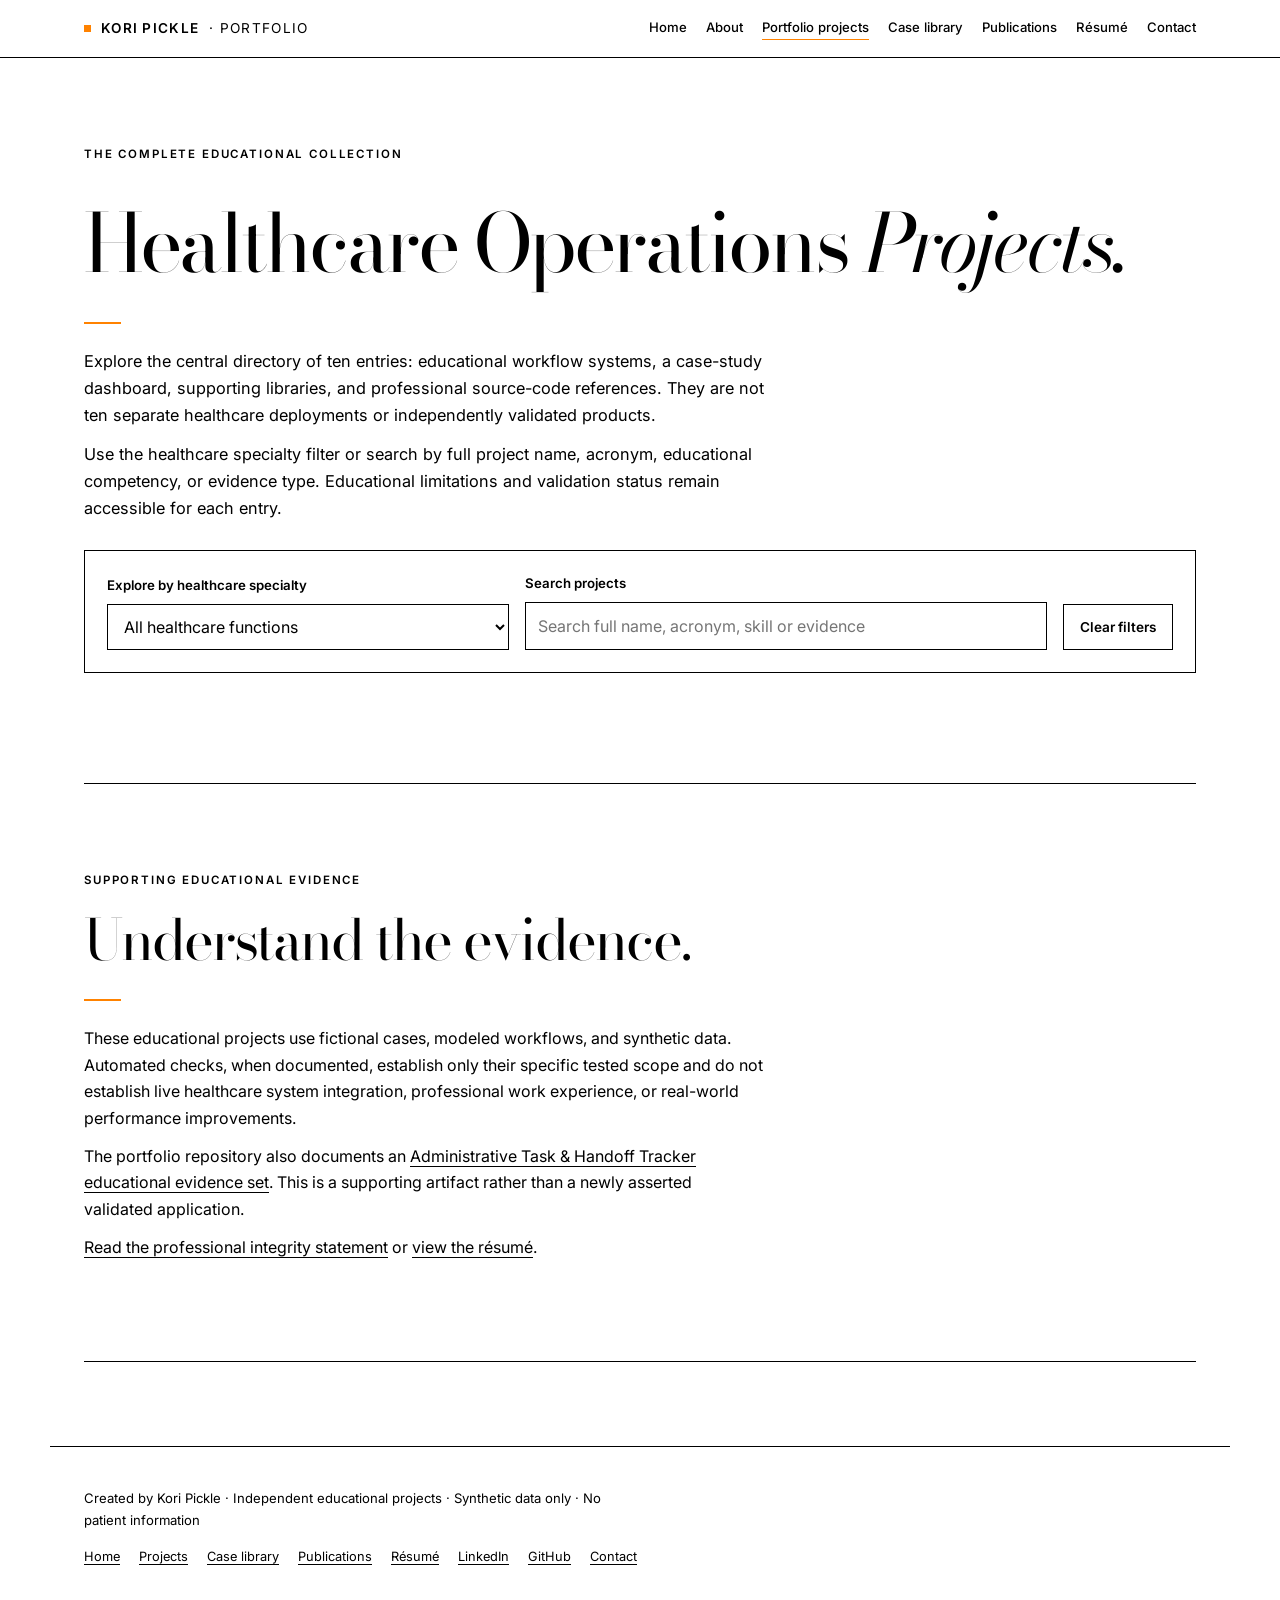
<file: projects.html>
<!doctype html>
<html lang="en"><head><meta charset="utf-8"><meta name="viewport" content="width=device-width,initial-scale=1"><meta name="color-scheme" content="light">
<title>Healthcare Operations Projects and Evidence | Kori Pickle</title>
<meta name="description" content="Browse ten educational healthcare operations projects and resources by patient access, prior authorization, revenue cycle, workflow analysis, or data quality.">
<link rel="canonical" href="https://healthcare-operations-portfolio-hub.vercel.app/projects.html">
<meta property="og:type" content="website"><meta property="og:title" content="Healthcare Operations Projects | Kori Pickle"><meta property="og:description" content="Independent educational healthcare workflow projects and supporting evidence."><meta property="og:url" content="https://healthcare-operations-portfolio-hub.vercel.app/projects.html"><meta property="og:image" content="https://healthcare-operations-portfolio-hub.vercel.app/og-image.svg">
<link rel="stylesheet" href="editorial-portfolio.css"></head>
<body><a class="skip-link" href="#main">Skip to projects</a>
<header class="site-header"><nav class="nav-shell" aria-label="Primary navigation"><a class="brand-mark" href="index.html">Kori Pickle <span>· Portfolio</span></a>
<button id="site-nav-toggle" class="nav-toggle" type="button" aria-controls="primary-nav-links" aria-expanded="false" aria-label="Open navigation menu"><span class="nav-toggle-label">Menu</span><span class="nav-toggle-icon" aria-hidden="true">☰</span></button>
<div class="nav-links" id="primary-nav-links"><a href="index.html">Home</a><a href="index.html#about">About</a><a href="projects.html" aria-current="page">Portfolio projects</a><a href="index.html#case-library">Case library</a><a href="index.html#publications">Publications</a><a href="resume.html">Résumé</a><a href="index.html#contact">Contact</a></div>
</nav></header>
<main id="main">
<section class="section" aria-labelledby="directory-title"><div class="section-intro"><p class="section-kicker">The complete educational collection</p><h1 id="directory-title">Healthcare Operations <em>Projects.</em></h1><div class="accent-rule" aria-hidden="true"></div><p>Explore the central directory of ten entries: educational workflow systems, a case-study dashboard, supporting libraries, and professional source-code references. They are not ten separate healthcare deployments or independently validated products.</p>
<p>Use the healthcare specialty filter or search by full project name, acronym, educational competency, or evidence type. Educational limitations and validation status remain accessible for each entry.</p></div>
<div class="filter-panel" role="search" aria-label="Filter portfolio projects">
<div class="filter-field"><label for="role-filter">Explore by healthcare specialty</label><select id="role-filter"><option value="all">All healthcare functions</option><option value="access">Patient access / eligibility</option><option value="authorization">Prior authorization / referrals</option><option value="revenue">Revenue cycle / denials</option><option value="documentation">Documentation / medical records</option><option value="quality">Quality / workflow operations</option><option value="data">Health IT / data quality</option></select></div>
<div class="filter-field"><label for="project-search">Search projects</label><input id="project-search" type="search" placeholder="Search full name, acronym, skill or evidence" autocomplete="off"></div>
<button id="clear-filters" type="button">Clear filters</button></div>
<p id="result-count" class="result-count" role="status" aria-live="polite"></p>
<div id="directory-grid" class="directory-grid"></div>
<p id="empty-results" hidden>No projects match these filters. Clear the filters to browse all available resources.</p>
</section>
<section class="section" aria-labelledby="evidence-title"><p class="section-kicker">Supporting educational evidence</p><h2 id="evidence-title">Understand the evidence.</h2><div class="accent-rule" aria-hidden="true"></div>
<p>These educational projects use fictional cases, modeled workflows, and synthetic data. Automated checks, when documented, establish only their specific tested scope and do not establish live healthcare system integration, professional work experience, or real-world performance improvements.</p>
<p>The portfolio repository also documents an <a href="https://github.com/koripickle1101-TN/healthcare-operations-portfolio-hub/tree/recruiter-evidence-2026-11-08/recruiter-evidence/administrative-task-handoff-tracker">Administrative Task &amp; Handoff Tracker educational evidence set</a>. This is a supporting artifact rather than a newly asserted validated application.</p>
<p><a href="index.html#integrity">Read the professional integrity statement</a> or <a href="resume.html">view the résumé</a>.</p>
</section></main>
<footer class="site-footer"><p>Created by Kori Pickle · Independent educational projects · Synthetic data only · No patient information</p><nav aria-label="Footer navigation"><a href="index.html">Home</a><a href="projects.html">Projects</a><a href="index.html#case-library">Case library</a><a href="index.html#publications">Publications</a><a href="resume.html">Résumé</a><a href="https://www.linkedin.com/in/kori-pickle">LinkedIn</a><a href="https://github.com/koripickle1101-TN">GitHub</a><a href="mailto:koripickle1101@gmail.com">Contact</a></nav></footer>
<script src="recruiter-directory.js" defer></script><script src="mobile-navigation.js" defer></script></body></html>
</file>
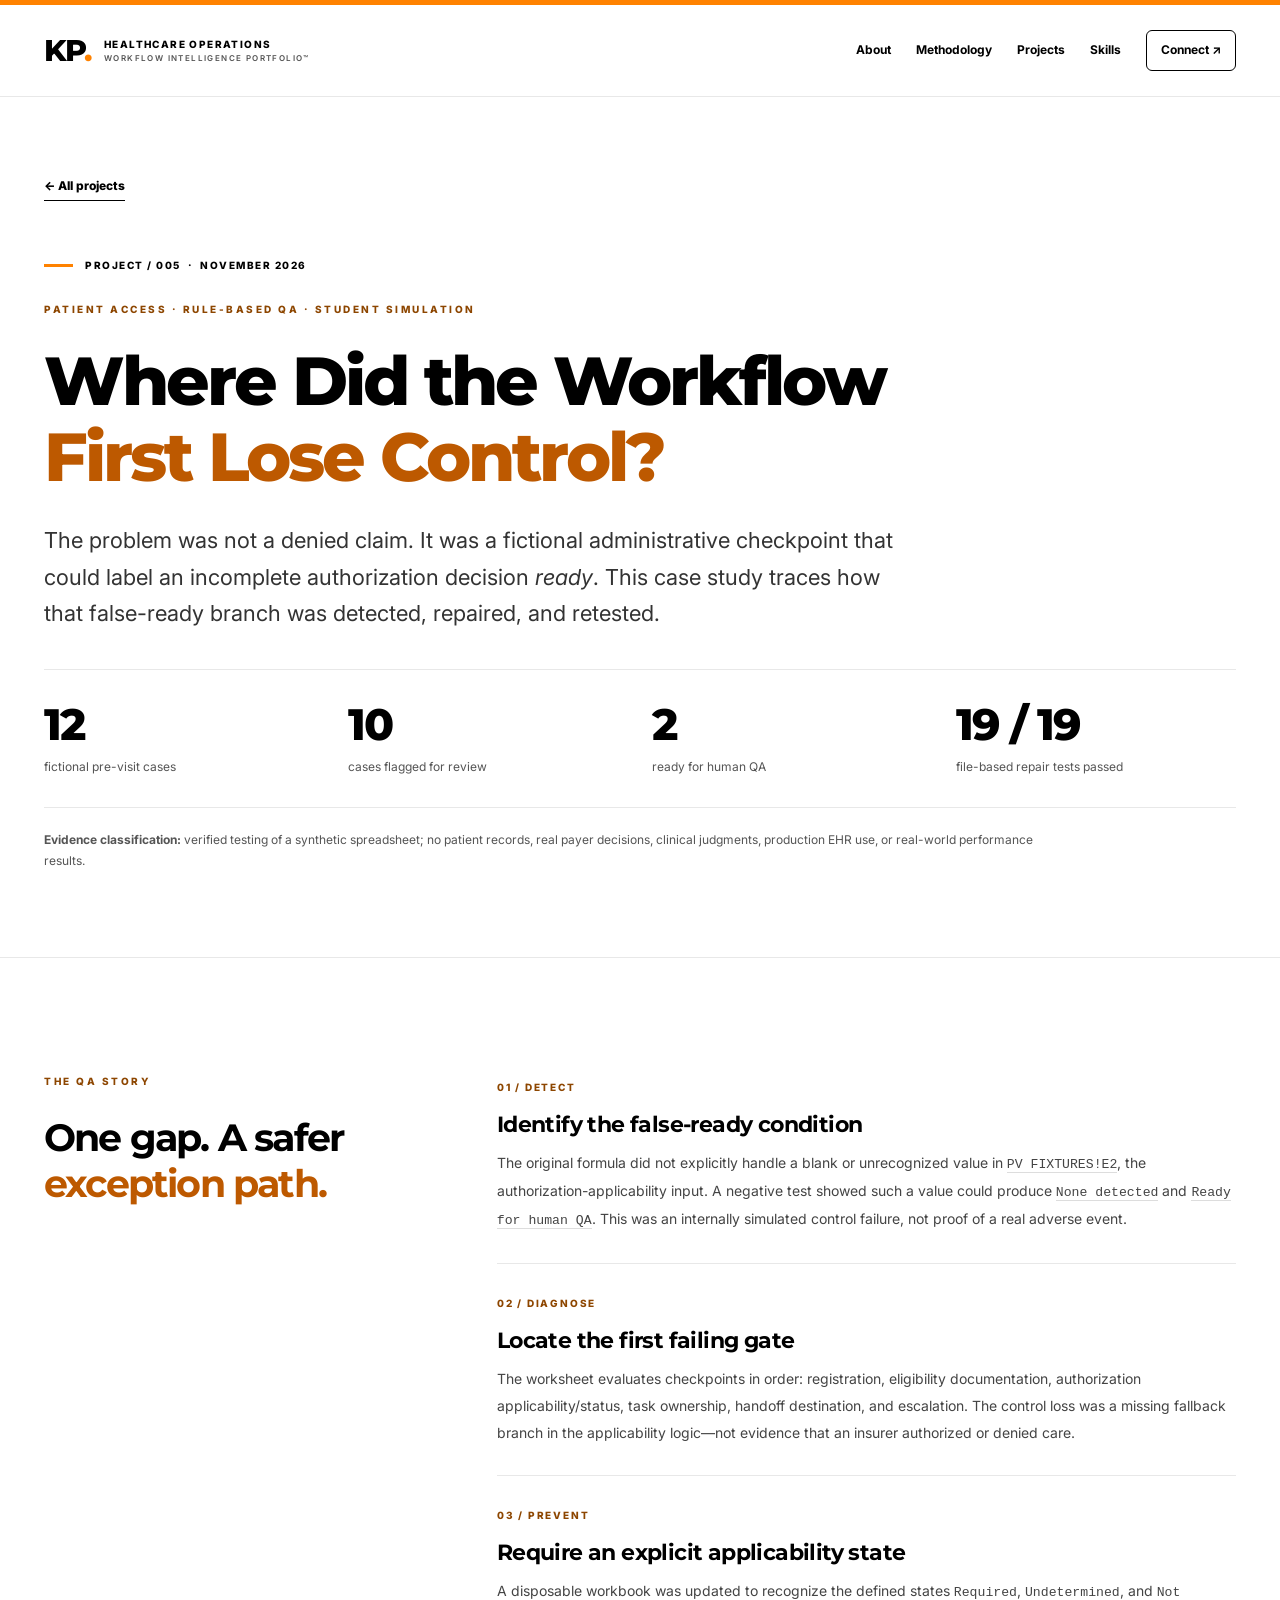
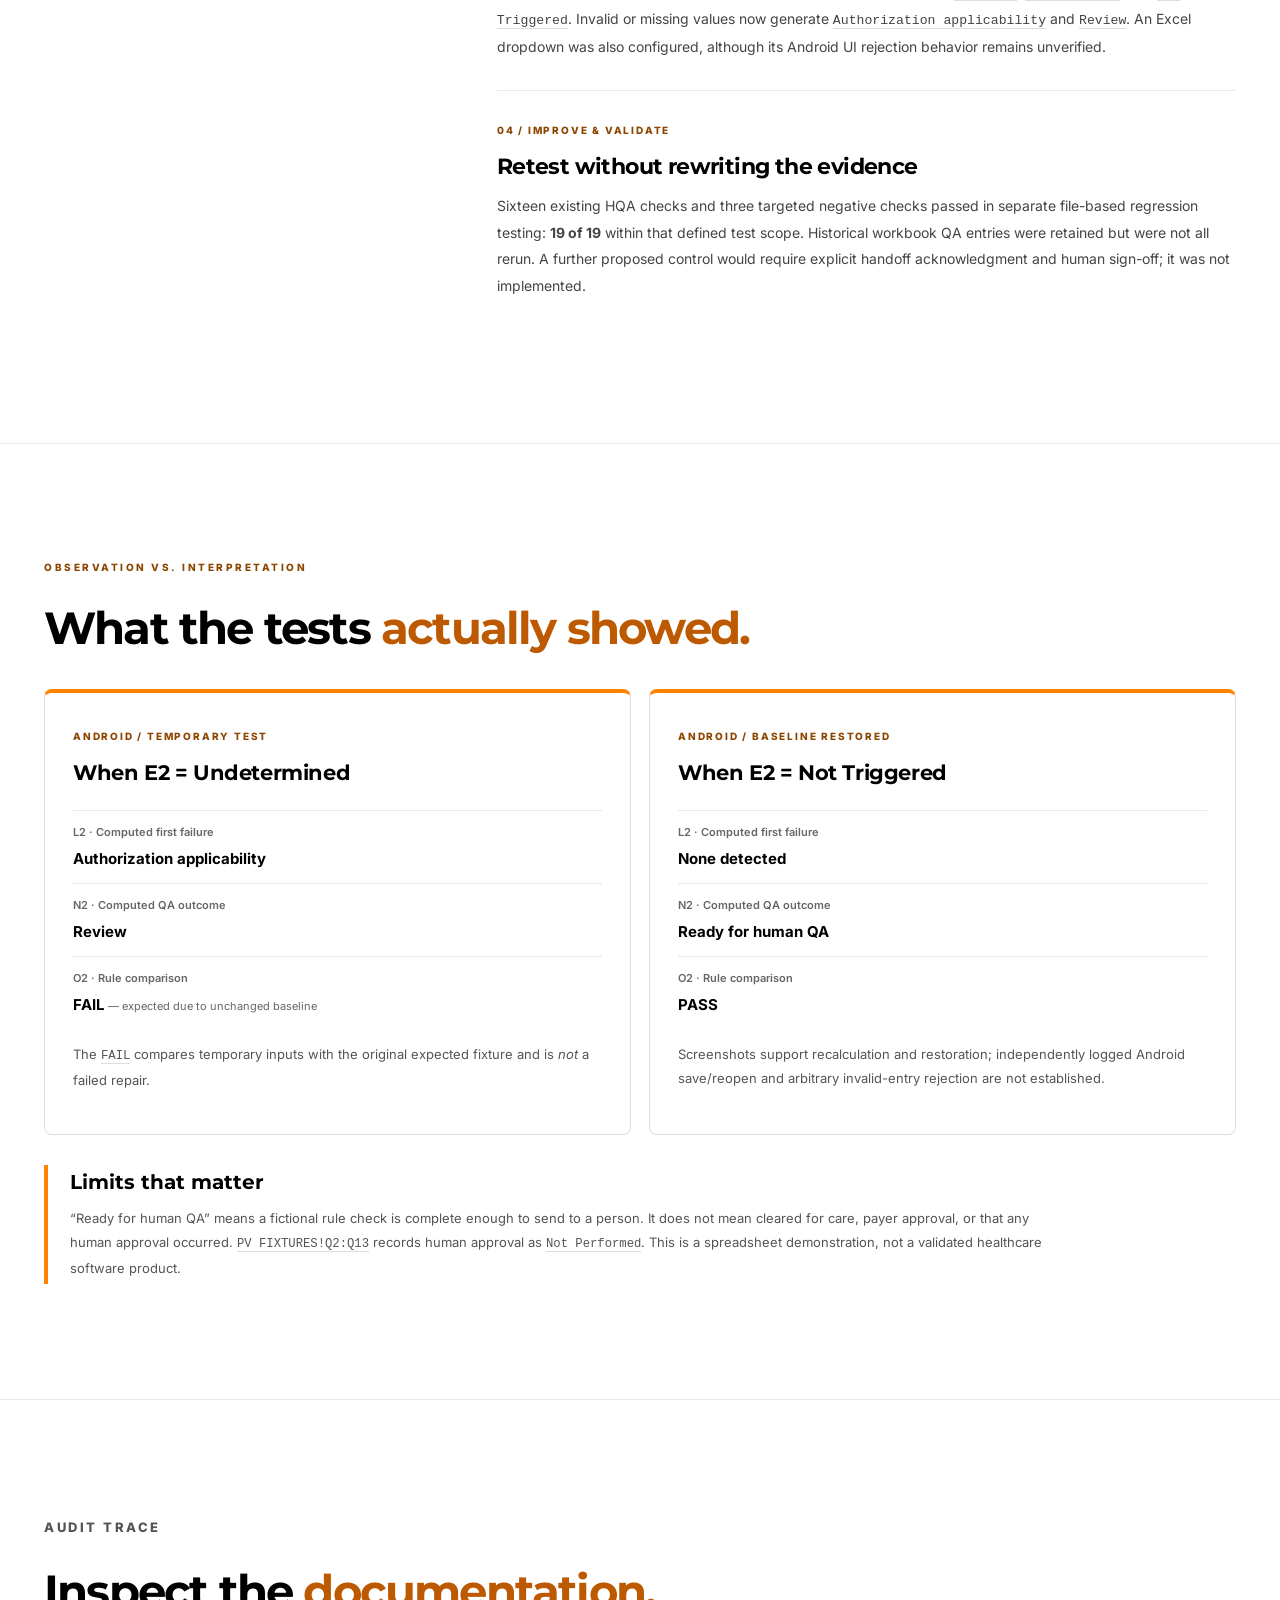
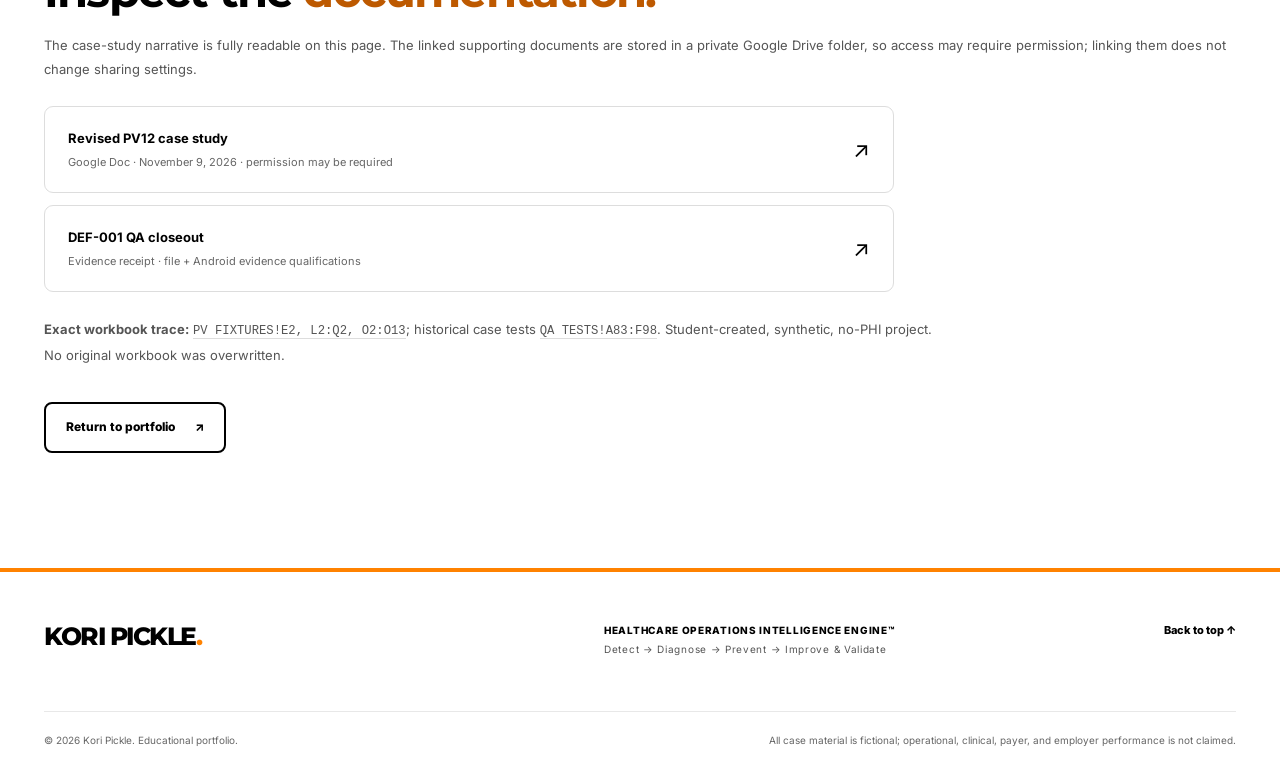
<file: pv12-def001-case-study.html>
<!DOCTYPE html>
<html lang="en">
<head>
  <meta charset="utf-8">
  <meta name="viewport" content="width=device-width, initial-scale=1">
  <meta name="theme-color" content="#FFFFFF">
  <meta name="description" content="PV12: a student-developed, fictional pre-visit workflow QA case study. Evidence-backed DEF-001 repair and regression tests, with documented Android limitations.">
  <meta property="og:type" content="article">
  <meta property="og:title" content="PV12 | Where Did the Workflow First Lose Control?">
  <meta property="og:description" content="A verified simulated administrative control repair: fictional cases, false-ready authorization gating, and regression evidence.">
  <title>PV12 Control QA Case Study | Healthcare Operations &amp; Workflow Intelligence Portfolio™</title>
  <link rel="icon" href="favicon.svg" type="image/svg+xml">
  <link rel="preconnect" href="https://fonts.googleapis.com">
  <link rel="preconnect" href="https://fonts.gstatic.com" crossorigin>
  <link href="https://fonts.googleapis.com/css2?family=Inter:wght@400;500;600;700&family=Montserrat:wght@500;600;700;800&display=swap" rel="stylesheet">
  <link rel="stylesheet" href="styles.css">
</head>
<body>
  <a class="skip-link" href="#main">Skip to main content</a>
  <div class="top-rule" aria-hidden="true"></div>
  <header class="site-header" id="top">
    <div class="container header-inner">
      <a class="brand" href="index.html#top" aria-label="Kori Pickle portfolio home">
        <span class="brand-mark" aria-hidden="true">KP<span class="brand-dot">.</span></span>
        <span class="brand-copy"><strong>HEALTHCARE OPERATIONS</strong><small>WORKFLOW INTELLIGENCE PORTFOLIO™</small></span>
      </a>
      <button class="menu-toggle" type="button" aria-expanded="false" aria-controls="primary-nav" aria-label="Open navigation menu"><span></span><span></span><span></span></button>
      <nav class="primary-nav" id="primary-nav" aria-label="Main navigation">
        <a href="index.html#about">About</a>
        <a href="index.html#methodology">Methodology</a>
        <a href="index.html#projects" aria-current="page">Projects</a>
        <a href="index.html#skills">Skills</a>
        <a href="index.html#contact" class="nav-contact">Connect <span aria-hidden="true">↗</span></a>
      </nav>
    </div>
  </header>
  <main id="main">
    <section class="case-hero section" aria-labelledby="case-title">
      <div class="container">
        <a class="case-back" href="index.html#projects">← All projects</a>
        <div class="case-kicker"><span class="eyebrow-line" aria-hidden="true"></span> PROJECT / 005 &nbsp;·&nbsp; NOVEMBER 2026</div>
        <p class="kicker">PATIENT ACCESS · RULE-BASED QA · STUDENT SIMULATION</p>
        <h1 id="case-title">Where Did the Workflow<br><span class="text-orange">First Lose Control?</span></h1>
        <p class="case-lead">The problem was not a denied claim. It was a fictional administrative checkpoint that could label an incomplete authorization decision <em>ready</em>. This case study traces how that false-ready branch was detected, repaired, and retested.</p>
        <div class="case-stats" aria-label="Verified simulated project statistics">
          <div><strong>12</strong><span>fictional pre-visit cases</span></div>
          <div><strong>10</strong><span>cases flagged for review</span></div>
          <div><strong>2</strong><span>ready for human QA</span></div>
          <div><strong>19 / 19</strong><span>file-based repair tests passed</span></div>
        </div>
        <p class="case-disclosure"><strong>Evidence classification:</strong> verified testing of a synthetic spreadsheet; no patient records, real payer decisions, clinical judgments, production EHR use, or real-world performance results.</p>
      </div>
    </section>
    <section class="case-section section" aria-labelledby="story-title">
      <div class="container case-two-col">
        <div class="case-side"><p class="kicker">THE QA STORY</p><h2 id="story-title">One gap. A safer <span class="text-orange">exception path.</span></h2></div>
        <div class="case-content">
          <div class="case-stage"><span class="case-stage-number">01 / DETECT</span><h3>Identify the false-ready condition</h3><p>The original formula did not explicitly handle a blank or unrecognized value in <code>PV FIXTURES!E2</code>, the authorization-applicability input. A negative test showed such a value could produce <code>None detected</code> and <code>Ready for human QA</code>. This was an internally simulated control failure, not proof of a real adverse event.</p></div>
          <div class="case-stage"><span class="case-stage-number">02 / DIAGNOSE</span><h3>Locate the first failing gate</h3><p>The worksheet evaluates checkpoints in order: registration, eligibility documentation, authorization applicability/status, task ownership, handoff destination, and escalation. The control loss was a missing fallback branch in the applicability logic—not evidence that an insurer authorized or denied care.</p></div>
          <div class="case-stage"><span class="case-stage-number">03 / PREVENT</span><h3>Require an explicit applicability state</h3><p>A disposable workbook was updated to recognize the defined states <code>Required</code>, <code>Undetermined</code>, and <code>Not Triggered</code>. Invalid or missing values now generate <code>Authorization applicability</code> and <code>Review</code>. An Excel dropdown was also configured, although its Android UI rejection behavior remains unverified.</p></div>
          <div class="case-stage"><span class="case-stage-number">04 / IMPROVE &amp; VALIDATE</span><h3>Retest without rewriting the evidence</h3><p>Sixteen existing HQA checks and three targeted negative checks passed in separate file-based regression testing: <strong>19 of 19</strong> within that defined test scope. Historical workbook QA entries were retained but were not all rerun. A further proposed control would require explicit handoff acknowledgment and human sign-off; it was not implemented.</p></div>
        </div>
      </div>
    </section>
    <section class="case-section section case-evidence-section" aria-labelledby="evidence-title">
      <div class="container">
        <p class="kicker">OBSERVATION VS. INTERPRETATION</p>
        <h2 id="evidence-title">What the tests <span class="text-orange">actually showed.</span></h2>
        <div class="case-evidence-grid">
          <div class="case-evidence-card"><span class="case-stage-number">ANDROID / TEMPORARY TEST</span><h3>When E2 = Undetermined</h3><dl><div><dt>L2 · Computed first failure</dt><dd>Authorization applicability</dd></div><div><dt>N2 · Computed QA outcome</dt><dd>Review</dd></div><div><dt>O2 · Rule comparison</dt><dd>FAIL <small>— expected due to unchanged baseline</small></dd></div></dl><p>The <code>FAIL</code> compares temporary inputs with the original expected fixture and is <em>not</em> a failed repair.</p></div>
          <div class="case-evidence-card"><span class="case-stage-number">ANDROID / BASELINE RESTORED</span><h3>When E2 = Not Triggered</h3><dl><div><dt>L2 · Computed first failure</dt><dd>None detected</dd></div><div><dt>N2 · Computed QA outcome</dt><dd>Ready for human QA</dd></div><div><dt>O2 · Rule comparison</dt><dd>PASS</dd></div></dl><p>Screenshots support recalculation and restoration; independently logged Android save/reopen and arbitrary invalid-entry rejection are not established.</p></div>
        </div>
        <div class="case-limits"><h3>Limits that matter</h3><p>“Ready for human QA” means a fictional rule check is complete enough to send to a person. It does not mean cleared for care, payer approval, or that any human approval occurred. <code>PV FIXTURES!Q2:Q13</code> records human approval as <code>Not Performed</code>. This is a spreadsheet demonstration, not a validated healthcare software product.</p></div>
      </div>
    </section>
    <section class="case-section section" aria-labelledby="sources-title">
      <div class="container case-sources">
        <p class="kicker">AUDIT TRACE</p>
        <h2 id="sources-title">Inspect the <span class="text-orange">documentation.</span></h2>
        <p>The case-study narrative is fully readable on this page. The linked supporting documents are stored in a private Google Drive folder, so access may require permission; linking them does not change sharing settings.</p>
        <div class="case-source-links">
          <a class="case-resource" href="https://docs.google.com/document/d/1sV1eKwyae4Z0_hMH93ybaFHOOrnbVQ-N7y-4x00lwpo/edit?usp=drivesdk" target="_blank" rel="noopener noreferrer"><span><strong>Revised PV12 case study</strong><small>Google Doc · November 9, 2026 · permission may be required</small></span><span aria-hidden="true">↗</span></a>
          <a class="case-resource" href="https://drive.google.com/file/d/1F2Uyi727O_gFFFcrew82OTKLOabR6v_B/view?usp=drivesdk" target="_blank" rel="noopener noreferrer"><span><strong>DEF-001 QA closeout</strong><small>Evidence receipt · file + Android evidence qualifications</small></span><span aria-hidden="true">↗</span></a>
        </div>
        <p class="case-source-note"><strong>Exact workbook trace:</strong> <code>PV FIXTURES!E2, L2:Q2, O2:O13</code>; historical case tests <code>QA TESTS!A83:F98</code>. Student-created, synthetic, no-PHI project. No original workbook was overwritten.</p>
        <a class="button button-secondary case-return" href="index.html#projects">Return to portfolio <span aria-hidden="true">↗</span></a>
      </div>
    </section>
  </main>
  <footer class="site-footer"><div class="container"><div class="footer-top"><div class="footer-brand">KORI PICKLE<span>.</span></div><div><p>HEALTHCARE OPERATIONS INTELLIGENCE ENGINE™</p><p>Detect → Diagnose → Prevent → Improve &amp; Validate</p></div><a href="#top" class="back-top">Back to top ↑</a></div><div class="footer-bottom"><p>© <span id="year">2026</span> Kori Pickle. Educational portfolio.</p><p>All case material is fictional; operational, clinical, payer, and employer performance is not claimed.</p></div></div></footer>
  <script src="script.js" defer></script>
</body>
</html>
</file>
<file: docs/styles.css>
:root{--orange:#FF8200;--black:#000;--gray:#333;--muted:#666;--border:#E8E8E8;--white:#FFF;--font-head:'Montserrat',Arial,sans-serif;--font-body:'Inter',Arial,sans-serif;--shadow:0 18px 48px rgba(0,0,0,.045)}
*{box-sizing:border-box}html{scroll-behavior:smooth;scroll-padding-top:100px}body{margin:0;background:var(--white);color:var(--black);font-family:var(--font-body);font-size:15px;line-height:1.7;-webkit-font-smoothing:antialiased}a{color:inherit}button{font:inherit}img,svg{max-width:100%;display:block}.container{max-width:1192px;width:calc(100% - 64px);margin-inline:auto}.top-rule{height:5px;background:var(--orange)}.skip-link{position:absolute;left:10px;top:-100px;background:#000;color:#fff;padding:12px;z-index:999}.skip-link:focus{top:8px}.site-header{position:sticky;top:0;background:rgba(255,255,255,.97);border-bottom:1px solid var(--border);z-index:100;backdrop-filter:blur(14px)}.header-inner{min-height:91px;display:flex;align-items:center;justify-content:space-between;gap:30px}.brand{display:flex;align-items:center;gap:14px;text-decoration:none;flex-shrink:0}.brand-mark{font-family:var(--font-head);font-size:30px;line-height:1;font-weight:800;letter-spacing:-2px}.brand-dot,.footer-brand span{color:var(--orange)}.brand-copy{display:flex;flex-direction:column;line-height:1.5;letter-spacing:1.4px}.brand-copy strong{font-size:10px;font-weight:800}.brand-copy small{font-size:8px;font-weight:600;color:#555}.primary-nav{display:flex;align-items:center;gap:25px}.primary-nav a{font-size:12px;text-decoration:none;font-weight:700;transition:color .2s}.primary-nav a:hover,.primary-nav a:focus-visible{color:#9C4E00}.primary-nav .nav-contact{border:1px solid #000;padding:9px 14px;border-radius:6px}.primary-nav .nav-contact:hover{background:#000;color:#fff}.menu-toggle{display:none}.section{padding:115px 0}.hero{padding:108px 0 115px}.hero-grid{display:grid;grid-template-columns:1.08fr .92fr;align-items:center;gap:72px}.eyebrow,.kicker,.section-number,.project-category,.fact-label,.step-no,.project-number,.label-tag,.art-caption,.art-footer,.aside-title,.card-top,.career-box>span{font-family:var(--font-body);font-size:10px;font-weight:800;letter-spacing:2px}.eyebrow{display:flex;align-items:center;gap:12px;white-space:nowrap}.eyebrow-line{width:29px;height:3px;background:var(--orange);display:inline-block}.eyebrow-index{color:#777;margin-left:5px}.hero h1{font:800 clamp(43px,4.4vw,66px)/1.15 var(--font-head);letter-spacing:-3.2px;margin:30px 0 24px}.orange-emphasis{position:relative;white-space:nowrap}.orange-emphasis:after{content:'';position:absolute;height:7px;background:var(--orange);bottom:1px;left:1px;right:0;z-index:-1}.hero-deck{font-size:20px;line-height:1.5;color:var(--gray);max-width:580px;margin:0 0 30px}.hero-identity{border-left:3px solid var(--orange);padding-left:15px;font-size:13px;line-height:1.65;color:var(--gray);max-width:550px;margin:0 0 31px}.hero-identity strong{color:var(--black)}.hero-actions{display:flex;flex-wrap:wrap;gap:12px}.button{min-height:51px;display:inline-flex;align-items:center;justify-content:space-between;gap:20px;padding:13px 20px;font-size:12px;line-height:1.2;font-weight:800;text-decoration:none;border-radius:8px;transition:transform .2s,box-shadow .2s,background .2s}.button:hover{transform:translateY(-2px);box-shadow:0 12px 22px rgba(0,0,0,.10)}.button-primary{background:var(--orange);color:#000;border:2px solid var(--orange)}.button-secondary{background:#fff;color:#000;border:2px solid #000}.micro-note{font-size:11px;color:#5b5b5b;display:flex;align-items:center;gap:8px;margin:22px 0 0}.micro-icon{width:17px;height:17px;line-height:17px;text-align:center;border:1px solid #777;border-radius:50%;font-family:serif;font-style:italic;font-weight:bold}.hero-art{border:1px solid var(--border);border-radius:22px;padding:22px 18px 14px;box-shadow:var(--shadow)}.art-caption,.art-footer{display:flex;justify-content:space-between;gap:12px;color:#656565;letter-spacing:1.25px;font-size:9px}.art-footer{justify-content:flex-start;align-items:center;border-top:1px solid var(--border);padding:16px 8px 2px}.art-orange-square{width:10px;height:10px;background:var(--orange)}.hero-art svg{margin-block:3px}.ticker{border-top:1px solid var(--border);border-bottom:1px solid var(--border);background:#fff}.ticker-inner{display:flex;justify-content:space-between;align-items:center;gap:15px;padding:19px 0;font-size:11px;letter-spacing:1.25px;font-weight:800;text-transform:uppercase}.ticker-cross{color:#C96400;font-size:19px}.split-layout{display:grid;grid-template-columns:225px 1fr;gap:70px}.section-side{display:flex;align-items:flex-start;gap:19px;padding-top:15px}.section-number{white-space:nowrap;color:#777}.side-rule{height:1px;background:#bdbdbd;width:53px;flex:1;min-width:20px;margin-top:9px}.kicker{margin:0 0 25px;color:#8D4600;letter-spacing:2.5px}h2{font:700 clamp(32px,3.55vw,50px)/1.2 var(--font-head);letter-spacing:-1.8px;margin:0 0 28px}h3{font-family:var(--font-head);line-height:1.35}.text-orange{color:#BD5900}.section-main>p:not(.kicker){max-width:740px;color:#454545;margin:0 0 20px;font-size:15px}.section-main .lead{font-size:19px!important;line-height:1.65;color:#161616!important;font-weight:500}.fact-row{margin-top:47px;border-top:1px solid var(--border);padding-top:25px;display:grid;grid-template-columns:repeat(3,1fr);gap:23px}.fact-row div{display:flex;flex-direction:column;gap:9px}.fact-label{font-size:9px;color:#777}.fact-row strong{font-size:12px;line-height:1.55}.methodology-section{border-top:1px solid var(--border)}.section-heading{display:flex;justify-content:space-between;align-items:end;gap:60px;margin-bottom:44px}.section-heading h2{margin-bottom:0}.section-heading-note{max-width:300px;color:#555;font-size:13px;line-height:1.8;margin-bottom:7px}.steps-grid{display:grid;grid-template-columns:repeat(4,1fr);gap:14px}.step-card{border:1px solid var(--border);border-radius:14px;padding:27px 22px 25px;min-height:249px;position:relative;transition:border-color .2s,transform .2s}.step-card:hover{border-color:var(--orange);transform:translateY(-2px)}.step-no{display:block;color:#8D4600;font-size:12px}.step-arrow{position:absolute;right:22px;top:21px;font-size:19px}.step-card h3{font-size:18px;margin:61px 0 9px;font-weight:700;letter-spacing:-.4px}.step-card p{font-size:12px;color:#555;line-height:1.7;margin:0}.evidence-panel{border:1px solid var(--border);border-left:5px solid var(--orange);border-radius:11px;padding:32px 35px;margin-top:22px;box-shadow:var(--shadow)}.evidence-heading{display:flex;align-items:center;gap:8px}.evidence-heading h3{font-size:21px;margin:0}.panel-marker{color:var(--orange)}.evidence-panel>p{margin:12px 0 15px;color:#555;font-size:13px}.evidence-tags{display:flex;gap:10px;flex-wrap:wrap}.evidence-tags span{font-size:10px;letter-spacing:1px;font-weight:800;background:#F6F6F6;border:1px solid #e4e4e4;border-radius:5px;padding:9px 11px;color:#000}.evidence-panel .panel-note{font-size:11px;color:#666;margin:21px 0 0}.projects-section{border-top:1px solid var(--border)}.projects-heading{align-items:end}.featured-project{border:1px solid #dedede;border-radius:17px;padding:32px;position:relative;box-shadow:var(--shadow)}.featured-project:before{content:'';position:absolute;top:0;left:32px;right:32px;height:5px;background:var(--orange)}.featured-meta,.card-top{display:flex;justify-content:space-between;align-items:center}.project-number,.card-top{color:#666}.label-tag{border:1px solid #000;padding:9px 11px;border-radius:20px;color:#000;font-size:9px}.featured-body{display:grid;grid-template-columns:1.08fr .92fr;gap:60px;padding-top:45px}.project-category{color:#8D4600;font-size:10px;letter-spacing:1.3px}.featured-body h3{font-size:clamp(25px,3vw,38px);letter-spacing:-1.2px;margin:12px 0 20px}.featured-body p,.project-card p{font-size:13px;color:#515151;line-height:1.8}.tag-list{padding:0;margin:22px 0 0;list-style:none;display:flex;flex-wrap:wrap;gap:8px}.tag-list li{border:1px solid #ddd;border-radius:5px;padding:5px 10px;font-size:10px;font-weight:700;color:#333}.featured-aside{border-left:1px solid #E5E5E5;padding-left:35px}.aside-title{display:block;margin:0 0 18px}.featured-aside ol{padding-left:19px;margin:0 0 25px}.featured-aside li{font-size:13px;line-height:1.8;padding-left:5px;margin-bottom:11px}.featured-aside p{padding:14px;border-radius:8px;background:#F7F7F7;margin:0}.project-grid{display:grid;grid-template-columns:repeat(3,minmax(0,1fr));gap:15px;margin-top:17px}.project-card{border:1px solid var(--border);border-radius:14px;padding:25px;min-height:388px;display:flex;flex-direction:column}.card-top{letter-spacing:1.1px;font-size:10px}.card-symbol{font-size:24px;color:#000;line-height:1}.project-card .project-category{margin-top:42px;margin-bottom:7px}.project-card h3{font-size:20px;letter-spacing:-.65px;margin:0 0 11px}.project-card p{margin:0 0 20px}.project-card details{margin-top:auto;border-top:1px solid #e5e5e5;padding-top:15px}.project-card summary{cursor:pointer;list-style:none;font-size:12px;font-weight:800;display:flex;align-items:center;justify-content:space-between;gap:10px}.project-card summary:after{content:'+';font-size:20px;color:#A64F00}.project-card details[open] summary:after{content:'−'}.project-card summary::-webkit-details-marker{display:none}.details-content{padding-top:14px}.details-content p{font-size:12px;margin:0 0 10px}.project-disclaimer{display:flex;gap:12px;margin-top:25px;border:1px solid #ddd;border-radius:9px;padding:19px 22px}.project-disclaimer>span{font-size:22px;color:#A95300;line-height:1.3}.project-disclaimer p{margin:0;color:#555;font-size:12px;line-height:1.8}.skills-section{border-top:1px solid var(--border)}.skills-intro{margin-bottom:35px!important}.skill-group{border-top:1px solid var(--border);padding:21px 0 24px}.skill-group:last-child{border-bottom:1px solid var(--border)}.skill-group h3{display:flex;align-items:center;justify-content:space-between;font-size:17px;margin:0 0 11px}.skill-group h3 span{font-size:11px;letter-spacing:1px;color:#9C4E00;font-family:var(--font-body)}.skill-group p{font-size:13px;color:#555;margin:0;line-height:1.9}.principles-section{border-top:1px solid var(--border)}.principles-grid{display:grid;grid-template-columns:repeat(2,1fr);gap:0 60px;margin-top:37px}.principles-grid p{border-bottom:1px solid var(--border);font-size:14px;font-weight:600;margin:0;padding:18px 0;display:flex;gap:17px;align-items:center}.check{color:#AD5100;font-size:18px;font-weight:800}.career-section{border-top:1px solid var(--border)}.career-layout{display:grid;grid-template-columns:1.3fr .7fr;gap:75px;align-items:center}.career-layout>div:first-child p:not(.kicker){font-size:14px;color:#555;max-width:720px}.career-box{border:1px solid var(--border);padding:35px;border-radius:14px;box-shadow:var(--shadow)}.career-box>span{color:#8D4600;display:block;margin-bottom:25px}.career-box strong{font-family:var(--font-head);font-size:23px;line-height:1.4;display:block}.career-box p{font-size:13px;color:#555;margin:18px 0 29px}.inline-link{font-size:12px;font-weight:800;text-decoration:underline;text-decoration-color:var(--orange);text-decoration-thickness:3px;text-underline-offset:6px}.contact-section{border-top:1px solid var(--border)}.contact-layout{display:grid;grid-template-columns:1.3fr .7fr;gap:70px;align-items:center}.contact-layout>div:first-child p:not(.kicker){font-size:14px;color:#555;max-width:600px}.contact-layout .contact-location{font-size:12px!important;letter-spacing:1px;font-weight:700;margin-top:23px}.contact-actions{display:flex;flex-direction:column;align-items:stretch;gap:12px}.contact-actions .button{padding:17px 21px}.contact-email{font-size:13px;margin-top:10px;overflow-wrap:anywhere;text-align:center;text-underline-offset:4px}.site-footer{padding:49px 0 25px;border-top:4px solid var(--orange)}.footer-top{display:grid;grid-template-columns:1fr 1fr auto;gap:35px;align-items:start}.footer-brand{font:800 25px var(--font-head);letter-spacing:-1.5px}.footer-top p{font-size:10px;line-height:1.9;letter-spacing:.7px;margin:0;color:#555}.footer-top p:first-child{font-weight:800;color:#000}.back-top{font-size:11px;font-weight:800;text-decoration:none}.footer-bottom{margin-top:52px;border-top:1px solid var(--border);padding-top:19px;display:flex;justify-content:space-between;gap:30px}.footer-bottom p{font-size:10px;line-height:1.8;color:#666;margin:0}.footer-bottom p:last-child{max-width:700px;text-align:right}a:focus-visible,button:focus-visible,summary:focus-visible{outline:3px solid #C45B00;outline-offset:4px}
@media (max-width:1050px){.container{width:calc(100% - 48px)}.hero-grid{gap:35px}.hero h1{font-size:50px}.primary-nav{gap:14px}.brand-copy{letter-spacing:.8px}.section{padding:90px 0}.split-layout{grid-template-columns:165px 1fr;gap:42px}.project-grid{gap:10px}.project-card{padding:20px}.project-card h3{font-size:18px}}
@media (max-width:800px){.container{width:calc(100% - 36px)}.header-inner{min-height:77px}.brand-mark{font-size:27px}.brand-copy strong{font-size:9px}.brand-copy small{font-size:7px}.menu-toggle{display:flex;flex-direction:column;justify-content:center;gap:5px;width:40px;height:40px;border:1px solid #ddd;border-radius:7px;background:#fff;padding:9px}.menu-toggle span{height:2px;width:100%;background:#000}.primary-nav{display:none;position:absolute;top:100%;left:0;right:0;background:#fff;border-bottom:1px solid var(--border);padding:20px 25px;box-shadow:0 15px 22px rgba(0,0,0,.08);flex-direction:column;align-items:stretch;gap:18px}.primary-nav.is-open{display:flex}.primary-nav a{padding:6px 0}.primary-nav .nav-contact{padding:10px 13px;text-align:center}.hero{padding:67px 0 78px}.hero-grid{grid-template-columns:1fr}.hero h1{font-size:clamp(38px,7.5vw,55px)}.hero-art{max-width:580px}.ticker-inner{gap:10px;flex-wrap:wrap;justify-content:center}.ticker-inner span{font-size:10px}.section{padding:76px 0}.split-layout{display:block}.section-side{margin-bottom:30px;padding:0}.side-rule{max-width:75px}.section-heading{display:block}.section-heading-note{max-width:570px;margin-top:18px}.steps-grid{grid-template-columns:repeat(2,1fr)}.project-grid{grid-template-columns:1fr}.project-card{min-height:0}.project-card .project-category{margin-top:30px}.featured-body{gap:28px}.featured-aside{padding-left:22px}.career-layout,.contact-layout{grid-template-columns:1fr;gap:33px}.career-box{max-width:600px}.contact-actions{max-width:460px}.footer-top{grid-template-columns:1fr 1fr}.back-top{grid-column:1/-1}.footer-bottom{display:block}.footer-bottom p:last-child{text-align:left;margin-top:8px}}
@media (max-width:550px){body{font-size:14px}.container{width:calc(100% - 32px)}.brand{gap:10px}.brand-mark{font-size:24px}.brand-copy strong{font-size:8px;letter-spacing:.7px}.brand-copy small{font-size:6px;letter-spacing:.75px}.hero h1{letter-spacing:-2.4px;font-size:clamp(35px,10vw,49px);margin:26px 0 19px}.hero-deck{font-size:17px}.eyebrow{font-size:8px;letter-spacing:1.2px;gap:7px}.eyebrow-line{width:18px}.hero-actions{display:grid;grid-template-columns:1fr}.button{width:100%}.hero-art{padding:10px}.art-caption,.art-footer{font-size:7px}.ticker-inner{gap:7px}.ticker-inner span{font-size:8px;letter-spacing:.7px}.section{padding:68px 0}.kicker{font-size:9px}.section-heading{margin-bottom:28px}h2{font-size:clamp(29px,8.3vw,38px);letter-spacing:-1.2px}.section-main .lead{font-size:17px!important}.fact-row{grid-template-columns:1fr;gap:18px}.steps-grid{grid-template-columns:1fr}.step-card{min-height:0;padding:23px}.step-card h3{margin:30px 0 9px}.evidence-panel{padding:25px 19px}.evidence-heading h3{font-size:18px}.evidence-tags span{font-size:9px}.featured-project{padding:23px 18px}.featured-project:before{left:18px;right:18px}.featured-meta{gap:10px;flex-wrap:wrap}.label-tag{font-size:8px}.featured-body{grid-template-columns:1fr;padding-top:30px}.featured-aside{border-left:0;border-top:1px solid #e5e5e5;padding:22px 0 0}.featured-body h3{font-size:26px}.project-card{padding:22px}.principles-grid{grid-template-columns:1fr}.career-box{padding:26px}.footer-top{grid-template-columns:1fr}.footer-bottom{margin-top:35px}.orange-emphasis{white-space:normal}}
@media (prefers-reduced-motion:reduce){html{scroll-behavior:auto}*,*:before,*:after{transition:none!important;animation:none!important}}
</file>
<file: docs/editorial-v3.css>
/* KORI PICKLE — FEMININE EDITORIAL / RECRUITER-SAFE BRAND v3
   The entire page is #FFFFFF. Accent exclusively #FF8200.
   Editorial typography is 100% sans serif: Montserrat + Inter.
   This is intentionally a non-destructive layer over styles.css. */
:root {
  --orange: #FF8200;
  --black: #000000;
  --gray: #333333;
  --muted: #505050;
  --border: #EAEAEA;
  --white: #FFFFFF;
  --font-head: 'Montserrat', Arial, sans-serif;
  --font-body: 'Inter', Arial, sans-serif;
  --shadow: 0 16px 42px rgba(0,0,0,.045);
}
html { scroll-padding-top: 86px; }
html, body { background: #FFFFFF !important; color: #000000; }
body { font-family: var(--font-body); font-weight: 400; line-height: 1.8; }
.section, .site-header, .ticker, .featured-project, .step-card,
.project-card, .career-box, .evidence-panel, .hero-art, .site-footer,
.featured-aside p, .evidence-tags span, .tag-list li, .menu-toggle,
.primary-nav, .primary-nav .nav-contact {
  background: #FFFFFF !important;
  background-image: none !important;
}
.top-rule { background:#FF8200 !important; height: 3px; }
.site-header {
  border-bottom: 1px solid #EEEEEE;
  backdrop-filter: none;
  box-shadow: none;
}
.header-inner { min-height: 87px; }
.brand { gap: 15px; }
.brand-mark {
  font: 600 34px/1 var(--font-head);
  letter-spacing: -.09em;
  color:#000000;
}
.brand-dot, .footer-brand span, .ticker-cross, .panel-marker, .check,
.project-card details summary::after, .text-orange, .step-no,
.featured-body .text-orange, .brand-mark .brand-dot {
  color:#FF8200 !important;
}
.brand-copy { letter-spacing: .06em; line-height:1.55; }
.brand-copy strong {font-size: 10px; font-weight:600; color:#000; letter-spacing:.13em;}
.brand-copy small {font-size: 8px; font-weight:500; color:#333; letter-spacing:.115em;}
.primary-nav { gap: 26px; }
.primary-nav a {font-weight:500; letter-spacing:.035em; color:#000; font-size:12px;}
.primary-nav a:hover,.primary-nav a:focus-visible { color:#FF8200 !important; }
.primary-nav .nav-contact {border:1px solid #D8D8D8; border-radius:50px; padding:11px 19px;}
.primary-nav .nav-contact:hover {background:#FF8200 !important; border-color:#FF8200; color:#000 !important;}
.container {max-width:1210px;}
.section { border-color:#F0F0F0; padding-top:125px; padding-bottom:125px; }
.hero {padding-top:100px; padding-bottom:112px;}
.hero-grid {grid-template-columns:minmax(0,1.14fr) minmax(320px,.86fr); gap:76px;}
.eyebrow,.kicker,.section-number,.project-category,.fact-label,.step-no,.project-number,
.label-tag,.art-caption,.art-footer,.aside-title,.card-top,.career-box>span {
  font-family:var(--font-body);
  font-weight:600;
  letter-spacing:.14em;
  text-transform:uppercase;
}
.eyebrow { font-size:10px; gap:12px; color:#333; white-space:normal; }
.eyebrow-line { background:#FF8200; height:2px; width:30px; }
.eyebrow-index { color:#666; }
.hero h1 {
  font-family:var(--font-head);
  font-weight:600;
  font-size:clamp(43px,4.8vw,68px);
  letter-spacing:-.055em;
  line-height:1.19;
  margin:26px 0 30px;
  color:#000000;
}
.orange-emphasis {position:relative; color:#000; white-space:nowrap;}
.orange-emphasis::after {
  content:'';
  position:absolute; left:0; right:0; bottom:-5px;
  height:4px; background:#FF8200; z-index:0;
}
.hero-deck {color:#333; font-size:18px; line-height:1.7; font-weight:400; max-width:530px; margin-bottom:24px;}
.hero-identity {color:#333; font-size:13px; border-left:2px solid #FF8200; padding-left:18px; margin-bottom:31px;}
.hero-identity strong {color:#000; font-weight:600;}
.hero-actions {gap:14px;}
.button {
  border-radius:50px; min-height:51px; padding:13px 23px;
  font-size:12px; font-weight:600; letter-spacing:.01em;
  box-shadow:none; transition:transform .2s ease, box-shadow .2s ease;
}
.button:hover{ transform:translateY(-2px); box-shadow:0 9px 18px rgba(0,0,0,.06); }
.button-primary {border:1px solid #FF8200; color:#000; background:#FF8200 !important;}
.button-secondary {border:1px solid #000; color:#000; background:#FFF !important;}
.micro-note {font-size:11px; color:#555;}
.micro-icon {font:500 11px/17px var(--font-body); color:#444;}
.hero-art {border-radius:28px; border:1px solid #EAEAEA; box-shadow:var(--shadow); padding:23px;}
.hero-art svg {border-radius:12px;}
.art-caption,.art-footer {font-size:9px; color:#444; font-weight:500;}
.art-orange-square{background:#FF8200; border-radius:2px;}
.ticker {border-color:#EEEEEE;}
.ticker-inner {padding:23px 0; font-weight:500; letter-spacing:.10em;}
.ticker-inner span {font-weight:500;}
.ticker-cross {font-weight:500;}
.kicker {color:#FF8200 !important; font-size:10px; font-weight:600; letter-spacing:.18em; margin-bottom:24px;}
.section-number,.fact-label,.card-top,.project-number,.aside-title {color:#555;}
.side-rule {background:#E4E4E4;}
h1,h2,h3,h4,.footer-brand {color:#000 !important; font-family:var(--font-head);}
h2 {
  font-weight:600;
  font-size:clamp(30px,3.4vw,49px);
  line-height:1.25; letter-spacing:-.047em;
  margin-bottom:29px;
}
h3 {font-weight:600; letter-spacing:-.035em; line-height:1.35;}
.section-main>p:not(.kicker){font-size:15px; line-height:1.9; color:#333;}
.section-main .lead {font-size:18px!important; color:#000 !important; font-weight:400;}
.fact-row{border-top:1px solid #EAEAEA;}
.fact-row strong{font-size:13px; font-weight:600; color:#000;}
.section-heading-note {font-size:13px; color:#444; line-height:1.8;}
.step-card,.project-card,.featured-project,.career-box,.evidence-panel{
 border:1px solid #E6E6E6; border-radius:22px;
 box-shadow:0 11px 30px rgba(0,0,0,.035);
}
.step-card {min-height:255px; padding:29px 26px;}
.step-card:hover,.project-card:hover {border-color:#FF8200; transform:translateY(-2px);}
.step-card {transition: transform .2s ease,border-color .2s ease;}
.step-no {font-size:11px;}
.step-arrow {font-weight:400; color:#FF8200;}
.step-card h3 {font-size:19px; font-weight:600; margin-top:57px;}
.step-card p {font-size:13px; color:#4E4E4E; line-height:1.8;}
.evidence-panel {border-left:3px solid #FF8200; padding:32px 35px; margin-top:20px;}
.evidence-heading h3 {font:600 19px/1.4 var(--font-head); letter-spacing:-.025em;}
.evidence-panel>p,.evidence-panel .panel-note {font-size:13px; color:#4A4A4A;}
.evidence-tags span,.tag-list li {
  border:1px solid #E0E0E0; border-radius:30px;
  color:#222; font-size:10px; letter-spacing:.065em;
  font-weight:500; padding:8px 13px;
}
.featured-project { padding:34px; }
.featured-project::before{background:#FF8200; left:34px; right:34px; height:3px;}
.label-tag {border-radius:30px; color:#000; border:1px solid #DADADA; padding:9px 13px; font-size:9px;}
.project-category {color:#FF8200 !important; font-weight:600; font-size:10px;}
.featured-body h3 {font-size:clamp(26px,3vw,40px); letter-spacing:-.04em; font-weight:600;}
.featured-body p,.project-card p {color:#444; line-height:1.85; font-size:13px;}
.featured-aside {border-left:1px solid #EAEAEA;}
.featured-aside ol {color:#333;}
.featured-aside li {font-size:13px; line-height:1.8;}
.featured-aside p {border:1px solid #E6E6E6; border-radius:13px; background:#FFF !important;}
.project-card {padding:30px;}
.project-card h3 {font-size:20px; line-height:1.4; font-weight:600; letter-spacing:-.035em;}
.project-card details {border-color:#EAEAEA;}
.project-card summary {font-weight:600; color:#000; font-size:12px;}
.project-disclaimer {background:#FFF !important; border:1px solid #EAEAEA; border-radius:16px;}
.project-disclaimer>span {color:#FF8200;}
.project-disclaimer p {color:#444;}
.skills-section,.principles-section,.career-section,.contact-section,.methodology-section {border-color:#F0F0F0;}
.skill-group{border-color:#EAEAEA; padding:24px 0 27px;}
.skill-group h3 {font-weight:600; font-size:17px; color:#000;}
.skill-group h3 span {color:#FF8200;}
.skill-group p{font-size:13px; color:#444;}
.principles-grid p{color:#000; font-weight:500; border-color:#EAEAEA; font-size:14px;}
.check{font-size:19px;}
.career-box{padding:40px;}
.career-box>span {color:#FF8200 !important;}
.career-box strong {font:600 23px/1.45 var(--font-head); color:#000;}
.career-box p{font-size:13px; color:#444;}
.inline-link{font-size:12px; font-weight:600; text-decoration-color:#FF8200;}
.contact-layout>div:first-child p:not(.kicker), .career-layout>div:first-child p:not(.kicker){font-size:14px; color:#444; line-height:1.85;}
.contact-location{color:#000 !important;}
.contact-email{color:#000;}
.site-footer {border-top:3px solid #FF8200; padding-top:52px;}
.footer-brand{font-size:23px; font-weight:600; letter-spacing:-.05em;}
.footer-top p{color:#333; font-weight:500;}
.footer-bottom {border-color:#EAEAEA;}
.footer-bottom p {color:#555;}
.back-top {color:#000; font-weight:500;}
a:focus-visible,button:focus-visible,summary:focus-visible {outline:3px solid #FF8200; outline-offset:3px;}
@media(max-width:1050px){
  .hero-grid{gap:40px;}
  .hero h1{font-size:clamp(38px,5.4vw,56px);}
  .section{padding-top:89px;padding-bottom:89px;}
  .step-card{padding:23px;}
}
@media(max-width:800px){
  .header-inner{min-height:74px;}
  .menu-toggle{display:flex; border-color:#E0E0E0; border-radius:12px;}
  .menu-toggle span{background:#000;}
  .primary-nav{background:#FFF !important;box-shadow:0 14px 28px rgba(0,0,0,.045);}
  .primary-nav.is-open{display:flex;}
  .hero-grid{grid-template-columns:1fr;}
  .hero h1{font-size:clamp(36px,6.4vw,52px);}
  .ticker-inner{flex-wrap:wrap;gap:13px;justify-content:space-between;}
  .section{padding-top:76px;padding-bottom:76px;}
  .featured-body{gap:26px;}
  .project-grid{grid-template-columns:1fr;}
  .project-card{min-height:0;}
}
@media(max-width:550px){
  .container{width:calc(100% - 36px);}
  .brand-mark{font-size:25px;}
  .brand-copy strong{font-size:8px;}
  .brand-copy small{font-size:7px;}
  .hero{padding-top:66px;padding-bottom:70px;}
  .hero h1{font-size:clamp(35px,9.1vw,43px);letter-spacing:-.055em; line-height:1.23;}
  .hero-deck{font-size:16px;}
  .hero-actions{gap:11px;}
  .button{width:100%; justify-content:center; font-size:13px;}
  .ticker-inner{justify-content:center;gap:9px;}
  .ticker-inner span{font-size:9px;}
  .section{padding-top:66px;padding-bottom:66px;}
  h2{font-size:clamp(28px,7.7vw,37px);}
  .section-main .lead{font-size:16px !important;}
  .steps-grid{grid-template-columns:1fr;}
  .step-card{min-height:0;}
  .step-card h3{margin-top:32px;}
  .featured-project{padding:22px 20px;}
  .featured-project::before{left:20px;right:20px;}
  .featured-body{display:grid;grid-template-columns:1fr;}
  .featured-aside{border-left:0;border-top:1px solid #EAEAEA;padding:23px 0 0;}
  .featured-body h3{font-size:26px;}
  .project-card{padding:23px;}
  .principles-grid{grid-template-columns:1fr;}
  .career-box{padding:26px;}
  .footer-bottom p:last-child{text-align:left;}
}
/* Android browsers set to Desktop site can otherwise shrink a 4-column page.
   A coarse pointer hints that this is a handheld even if its CSS viewport is widened. */
@media (pointer:coarse) and (max-width:1100px) and (min-width:801px) {
  .hero-grid{grid-template-columns:1fr 1fr;gap:26px;}
  .hero h1{font-size:clamp(38px,5.3vw,54px);}
  .steps-grid{grid-template-columns:repeat(2,minmax(0,1fr));}
  .project-grid{grid-template-columns:1fr 1fr;}
  .section{padding-top:75px;padding-bottom:75px;}
}
@media(prefers-reduced-motion:reduce){*{animation:none!important;transition:none!important;} html{scroll-behavior:auto}}
</file>
<file: docs/mobile-editorial-v4.css>
/* Kori Pickle — Mobile editorial refinement v4.
 * Exact brand: white #FFFFFF, orange #FF8200, black #000000.
 * Typeface: Montserrat Semi-Bold / Inter. No alternate palette or serif.
 * Layered after editorial-v3.css; keep previous source for rollback. */
:root {
  --orange:#FF8200;
  --black:#000000;
  --white:#FFFFFF;
  --font-head:'Montserrat',Arial,sans-serif;
  --font-body:'Inter',Arial,sans-serif;
}
html { scroll-padding-top:88px; }
html,body { background:#FFFFFF !important; }
body { color:#000000; font-size:16px; line-height:1.75; }
.hero h1 {
  max-width:670px;
  font-family:var(--font-head);
  font-weight:600;
  font-size:clamp(43px,4.45vw,66px);
  line-height:1.17;
  letter-spacing:-.052em;
  text-wrap:balance;
  margin:27px 0 27px;
}
.orange-emphasis { position:relative; display:inline; white-space:normal; color:#000000 !important; }
.orange-emphasis::after { height:3px; bottom:-6px; background:#FF8200 !important; }
.hero-deck {font-size:19px; line-height:1.65;}
.hero-identity {font-size:14px; line-height:1.7;}
.section-main>p:not(.kicker) {font-size:16px; line-height:1.82;}
.section-main .lead {font-size:19px !important;line-height:1.75;}
.section-heading-note {font-size:15px;line-height:1.75;}
.step-card p,.featured-body p,.project-card p,.featured-aside li,
.skill-group p,.career-box p,.contact-layout>div:first-child p:not(.kicker),
.career-layout>div:first-child p:not(.kicker) {font-size:15px;line-height:1.8;}
.project-card summary,.button,.primary-nav a {font-size:14px;}
.project-disclaimer p,.evidence-panel>p,.evidence-panel .panel-note {font-size:14px;line-height:1.75;}
.brand-copy strong {font-size:11px;letter-spacing:.08em;}
.brand-copy small {font-size:9px;letter-spacing:.09em;}
.step-card {min-height:225px;}
.step-card h3 {margin-top:39px;}
.project-card {min-height:0;}
.menu-toggle-label {display:none;}
.button, .menu-toggle, .primary-nav a, summary {touch-action:manipulation;}

/* Widen the breakpoint: tablet-sized screens should not shrink the desktop header. */
@media screen and (max-width:1100px),
       screen and (hover:none) and (pointer:coarse) and (max-width:1300px) {
  html {scroll-padding-top:78px;}
  .container {width:calc(100% - 44px);max-width:760px;}
  .header-inner{min-height:75px;gap:18px;}
  .menu-toggle {
    display:flex !important; align-items:center;justify-content:center;
    width:auto;min-width:91px;height:45px;gap:7px;
    padding:10px 14px;
    border:1px solid #000000;
    border-radius:999px;
    background:#FFFFFF !important;
    box-shadow:none;
    cursor:pointer;
    color:#000000;
    position:relative;
    flex-direction:column;
    padding-right:56px;
  }
  .menu-toggle span:not(.menu-toggle-label){position:absolute;right:16px;width:22px;height:2px;background:#000000;transition:transform .15s ease,opacity .15s ease;}
  .menu-toggle span:nth-child(1){transform:translateY(-6px);}
  .menu-toggle span:nth-child(2){transform:translateY(0);}
  .menu-toggle span:nth-child(3){transform:translateY(6px);}
  .menu-toggle .menu-toggle-label{display:block;position:absolute;left:12px;font-size:13px;font-weight:600;line-height:1;letter-spacing:.02em;width:auto;height:auto;background:transparent !important;}
  .menu-toggle[aria-expanded="true"] span:nth-child(1){transform:rotate(45deg);}
  .menu-toggle[aria-expanded="true"] span:nth-child(2){opacity:0;}
  .menu-toggle[aria-expanded="true"] span:nth-child(3){transform:rotate(-45deg);}
  .primary-nav {
    display:none !important;
    position:absolute;
    top:calc(100% + 1px);
    left:0;right:0;
    padding:16px 22px 24px;
    flex-direction:column;
    align-items:stretch;
    gap:0;
    background:#FFFFFF !important;
    border:1px solid #E6E6E6;
    border-top:0;
    border-radius:0 0 18px 18px;
    box-shadow:0 18px 35px rgba(0,0,0,.055);
    z-index:60;
  }
  .primary-nav.is-open {display:flex !important;}
  .primary-nav a {
    min-height:52px;display:flex;align-items:center;
    padding:11px 9px !important;
    border-bottom:1px solid #EBEBEB;
    font-size:16px;
    font-weight:500;
    text-decoration:none;
  }
  .primary-nav .nav-contact {border:1px solid #FF8200;background:#FF8200 !important;color:#000!important;display:flex;justify-content:center;margin-top:14px;}
  .hero-grid{display:grid;grid-template-columns:minmax(0,1fr) !important;gap:33px;}
  .hero{padding:62px 0 64px;}
  .hero h1{font-size:clamp(40px,6vw,60px);max-width:660px;}
  .hero-art{max-width:620px;width:100%;margin-inline:auto;}
  .steps-grid,.project-grid{display:grid;grid-template-columns:minmax(0,1fr) !important;gap:16px;}
  .step-card{min-height:0; padding:26px 25px;}
  .step-card h3{margin:24px 0 9px;}
  .project-card{padding:28px;}
  .project-card .project-category{margin-top:25px;}
  .featured-body{grid-template-columns:minmax(0,1fr) !important;gap:25px;}
  .featured-aside{border-left:0;border-top:1px solid #E8E8E8;padding:23px 0 0;}
  .section-heading{display:block;}
  .section-heading-note{max-width:650px;margin-top:15px;}
  .split-layout{display:block;}
  .section-side{margin-bottom:22px;}
  .section{padding:73px 0;}
  .career-layout,.contact-layout{grid-template-columns:minmax(0,1fr);gap:28px;}
  .principles-grid{grid-template-columns:minmax(0,1fr);}
  .footer-top{grid-template-columns:1fr 1fr;}
}
@media screen and (max-width:600px) {
  .container{width:calc(100% - 36px);}
  .header-inner{min-height:70px;gap:10px;}
  .brand-mark{font-size:27px;}
  .brand-copy strong{font-size:9px;letter-spacing:.035em;}
  .brand-copy small{font-size:8px;letter-spacing:.035em;}
  .menu-toggle{min-width:83px;height:42px;padding-right:49px;}
  .menu-toggle span:not(.menu-toggle-label){right:13px;width:19px;}
  .menu-toggle .menu-toggle-label{left:10px;font-size:12px;}
  .hero{padding:48px 0 60px;}
  .hero h1 {font-size:clamp(35px,9.25vw,49px);letter-spacing:-.06em;line-height:1.22;margin:22px 0 24px;}
  .hero-deck {font-size:17px;line-height:1.75;}
  .hero-identity{font-size:14px;}
  .micro-note{font-size:13px;line-height:1.65;}
  .hero-art{padding:13px;}
  .art-caption,.art-footer{font-size:8px;letter-spacing:.08em;}
  .hero-actions{display:flex;flex-direction:column;gap:11px;}
  .hero-actions .button{width:100%;justify-content:center;min-height:50px;font-size:14px;}
  .ticker-inner{justify-content:center;flex-wrap:wrap;gap:10px;}
  .ticker-inner span{font-size:11px;}
  .section{padding:58px 0;}
  h2{font-size:clamp(30px,8.1vw,40px);line-height:1.25;letter-spacing:-.04em;}
  .section-main>p:not(.kicker),.section-main .lead {font-size:16px !important;line-height:1.8;}
  .section-heading-note,.step-card p,.featured-body p,.project-card p,.featured-aside li,
  .skill-group p,.career-box p,.career-layout>div:first-child p:not(.kicker),
  .contact-layout>div:first-child p:not(.kicker),.evidence-panel>p,.evidence-panel .panel-note,
  .project-disclaimer p{font-size:16px;line-height:1.75;}
  .step-card{padding:25px 23px;}
  .step-card h3{font-size:21px;margin:21px 0 8px;}
  .featured-project{padding:24px 20px;}
  .featured-body h3{font-size:clamp(27px,7vw,35px);}
  .project-card{padding:23px;}
  .project-card h3{font-size:21px;}
  .project-card summary{font-size:14px;min-height:44px;}
  .project-category{font-size:11px;}
  .evidence-panel{padding:23px 19px;}
  .evidence-tags{gap:9px;}
  .evidence-tags span,.tag-list li{font-size:11px;}
  .fact-row{grid-template-columns:1fr;gap:18px;}
  .footer-top{grid-template-columns:1fr;}
  .footer-bottom{display:block;}
  .footer-bottom p:last-child{text-align:left;}
}
@media (prefers-reduced-motion:reduce){.menu-toggle span:not(.menu-toggle-label){transition:none;}}

/* Related evidence links — v5, preserve exact white / orange / black visual system */
.evidence-link-panel{margin-top:20px;padding-top:17px;border-top:1px solid #E8E8E8;background:#FFFFFF}
.evidence-action{display:inline-flex;align-items:center;gap:10px;padding:12px 15px;border:1px solid #FF8200;border-radius:999px;background:#FFFFFF;color:#000000;text-decoration:none;font-family:'Inter',Arial,sans-serif;font-weight:700;font-size:13px;line-height:1.5;transition:background .15s ease}
.evidence-action:hover,.evidence-action:focus-visible{background:#FF8200;color:#000000}
.evidence-action span{color:#000000}
.evidence-context{font-size:12px!important;line-height:1.65!important;color:#333333!important;margin:10px 0 0!important;max-width:520px}
@media screen and (max-width:800px){.evidence-link-panel{margin-top:17px;padding-top:14px}.evidence-action{min-height:48px;padding:12px 14px;font-size:14px}.evidence-context{font-size:13px!important}}
@media screen and (max-width:450px){.evidence-action{display:flex;width:100%;justify-content:space-between}}
</file>
<file: analytics-editorial.css>
/* Volunteer CareFlow Systems · Premium Editorial Sans-serif 2026 */
@import url('https://fonts.googleapis.com/css2?family=Montserrat:wght@400;500;600;700&family=Instrument+Sans:wght@400;500;600;700;800&family=Manrope:wght@400;500;600;700;800&display=swap');
:root{--paper:#FFFFFF!important;--white:#FFFFFF!important;--ink:#000000!important;--orange:#FF8200!important;--line:#E9E9E6!important;--soft:#FAFAF8!important;--muted:#646464!important;--r:17px}
html,body,.shell,.content,.main{background:#FFFFFF!important;color:#000000!important}
body,button,input,textarea,select,table{font-family:'Manrope','Instrument Sans','Inter',Arial,sans-serif!important}
h1,h2,h3,.brandcopy strong,.ptitle,.kvalue,.kpi,.hero,.flowitem b,.bigresult b,.sectionhead h2,.statbox b{font-family:'Instrument Sans','Inter',Arial,sans-serif!important}
.side{background:#FFFFFF!important;color:#000!important;border-right:1px solid #E8E8E8!important;box-shadow:5px 0 24px #00000006!important}
.side .brand{border-bottom:1px solid #eee;margin-bottom:18px;padding-bottom:23px}
.brandcopy strong,.brandcopy small,.sectionlabel,.sidefoot b{color:#000!important}
.brandcopy small{color:#666!important}
.sidefoot{color:#555!important;border-top:1px solid #eee!important}
.nav button{color:#333!important;letter-spacing:-.015em}
.nav button:hover{color:#000!important;background:#FAFAF8!important}
.nav button.active{color:#000!important;background:#FFF1E0!important;box-shadow:inset 3px 0 #FF8200!important}
.topbar{background:white!important;border-bottom:1px solid #ededeb!important}
.crumb b{font-weight:800}
.tag,.chip{background:#FFF4E8!important;color:#995000!important;border:1px solid #F8DAB8!important}
.hero{background:#FFFFFF!important;color:#000!important;border:1px solid #E7E7E4!important;border-radius:16px!important;min-height:229px!important;box-shadow:0 12px 60px #00000008}
.hero h1{color:#000!important;letter-spacing:-.075em!important;font-weight:800!important}
.hero .eyebrow{color:#A45800!important}
.hero p{color:#444!important}
.hero:before{background:transparent!important;opacity:.85!important;border:1px solid #FFC88B!important;box-shadow:0 0 0 40px #FFF9F3,0 0 0 42px #FFE2C1,0 0 0 88px #FFFDF9,0 0 0 89px #FFEAD1!important}
.hero:after{height:4px!important;left:38px!important}
.heroIcon{background:#FF8200!important;color:#000!important;box-shadow:0 12px 30px #ff820033}
.filterbar,.panel,.kpi,.tablewrap{border-color:#E6E6E3!important;background:#FFFFFF!important}
.filterbar{border-radius:14px!important}
.panel{border-radius:16px!important;box-shadow:0 8px 30px #00000005!important}
.kpi{border-radius:15px!important;box-shadow:0 9px 30px #00000007!important}
.kpi:hover{box-shadow:0 12px 34px #ff820015!important}
.klabel{color:#555!important}
.kvalue{font-weight:800!important;color:#000!important}
.kpi:before{height:4px!important}
.btn,.field input,.field select,.field textarea{border-radius:8px!important}
.btn.dark{background:#000!important;color:#fff!important}
.btn.orange{background:#FF8200!important;color:#000!important}
.baritem:hover{background:#FFF9F3!important}
.track{background:#F4F4F2!important}
.disclaimer{color:#555!important}
.sectionhead h2{font-weight:800!important;letter-spacing:-.055em!important}
.sectionhead a,.sectionhead button{color:#9C4E00!important}
.bigresult{background:#000!important}
.mobilebar{background:#FFFFFF!important;border-top:1px solid #E7E7E6!important;box-shadow:0 -6px 26px #0000000A!important}
.mobilebar button{color:#333!important}
.mobilebar button.active{background:#FFF1E0!important;color:#9B5200!important}
.mobilebar button:focus-visible{outline-color:#FF8200}
.portfolio-return{position:fixed;top:68px;right:24px;z-index:40;padding:8px 13px;background:#FFFFFF;color:#000;text-decoration:none;border:1px solid #E4E4E4;border-radius:9px;font-size:11px;font-weight:800;box-shadow:0 8px 25px #00000010}
.portfolio-return:hover{background:#FFF2E2;border-color:#FF8200}
.portfolio-return:focus-visible{outline:3px solid #FF8200;outline-offset:2px}
@media(max-width:760px){.portfolio-return{top:auto;right:12px;bottom:88px;font-size:10px;padding:8px 11px}.hero{min-height:222px!important;padding:26px 21px!important}.hero h1{font-size:clamp(35px,9vw,43px)!important}.hero:before{width:260px!important;height:260px!important;right:-150px!important;top:-70px!important}.main{padding:18px 14px 95px!important}.topbar{padding:18px 16px!important}}
@media(prefers-reduced-motion:reduce){*{scroll-behavior:auto!important;transition:none!important;animation:none!important}}

/* Keep feedback visible without obstructing one-handed Android navigation. */
.toast{pointer-events:none!important}
@media(max-width:760px){.toast{bottom:95px!important;right:14px!important;left:14px!important;text-align:center!important;z-index:19!important}}

/* Final editorial legibility on mobile and desktop. */
.hero h1,.sectionhead h2,.ptitle,.phead .ptitle,.kvalue,.brandcopy strong,
.analytics-heading,.bigresult b {
  font-family:'Instrument Sans','Inter',Arial,sans-serif!important;
  font-weight:600!important;
  letter-spacing:-.015em!important;
  word-spacing:.14em!important;
}
.hero h1{letter-spacing:-.025em!important;word-spacing:.16em!important}
.main .sectionhead h2{font-size:clamp(22px,2.6vw,28px)!important;line-height:1.22!important}
.phead .ptitle{font-size:17px!important;line-height:1.28!important}
.main .context,.main .psub,.main .statbox label,.main .disclaimer{line-height:1.65!important}
@media(max-width:760px){
  .main .sectionhead h2{font-size:24px!important}
  .main .context,.main .psub,.main .disclaimer{font-size:12px!important}
  .main .statbox label,.main .field label{font-size:11px!important}
  .panel table{font-size:12px!important}
}


/* Direct links from demo analytics to independently documented portfolio evidence */
.portfolio-workflow-evidence{margin:30px 0 10px;padding:clamp(20px,3vw,32px);background:#fff!important;border:1px solid #E7E7E7;border-left:4px solid #FF8200;border-radius:15px}
.portfolio-workflow-evidence h2{font-family:'Instrument Sans','Inter',Arial,sans-serif!important;line-height:1.18!important;font-size:clamp(23px,3vw,32px)!important;letter-spacing:-.016em!important;font-weight:600!important;word-spacing:.12em!important;color:#000!important;margin:12px 0!important}
.portfolio-workflow-evidence p{font-family:'Manrope','Inter',Arial,sans-serif!important;font-size:12px!important;line-height:1.7!important;color:#515151!important;max-width:690px;margin:0 0 17px}
.evidence-actionlinks{display:flex;gap:10px;flex-wrap:wrap}
.evidence-actionlinks a{font-size:11px;font-weight:800;color:#000!important;text-decoration:none;background:#fff;border:1px solid #DEDEDE;border-bottom:2px solid #FF8200;padding:11px 13px;border-radius:8px;min-height:43px;display:inline-flex;align-items:center}
.evidence-actionlinks a:hover{background:#FFF4E8!important;border-color:#FF8200}
@media(max-width:760px){.portfolio-workflow-evidence{padding:20px 16px}.evidence-actionlinks{display:grid;grid-template-columns:1fr 1fr}.evidence-actionlinks a{font-size:10px;line-height:1.5;white-space:normal}}
@media(max-width:420px){.evidence-actionlinks{grid-template-columns:1fr}}

/* Legible premium sans-serif treatment: eliminate crushed word spacing */
body,.stApp,.content,.main,.panel,.field,.tablewrap,table,select,input,button,textarea {
  font-family:'Inter','Manrope',Arial,sans-serif!important;
  font-kerning:normal!important;
  letter-spacing:normal!important;
  word-spacing:normal!important;
}
.hero h1,.sectionhead h2,.ptitle,.brandcopy strong,.kvalue,.statbox b,
.portfolio-workflow-evidence h2,.bigresult b {
  font-family:'Montserrat','Inter',Arial,sans-serif!important;
  font-weight:600!important;
  letter-spacing:0.006em!important;
  word-spacing:0.24em!important;
  line-height:1.22!important;
}
.hero h1{line-height:1.12!important;letter-spacing:0.002em!important}
.sectionhead h2,.ptitle{overflow-wrap:normal!important}
.field label,.barlabel,.cell.title,.phead .ptitle,.eyebrow,.sectionlabel,.klabel{
  letter-spacing:0.025em!important;
  word-spacing:0.15em!important;
}
@media(max-width:760px){
  .hero h1{font-size:clamp(33px,8.4vw,41px)!important;line-height:1.16!important}
  .sectionhead h2{font-size:23px!important}
  .ptitle{font-size:16px!important}
  .context,.psub,.disclaimer{font-size:12px!important;line-height:1.7!important}
  .field label,.klabel{font-size:11px!important}
  .main .panel{padding:19px!important}
}
</file>
<file: editorial-portfolio.css>
@import url('https://fonts.googleapis.com/css2?family=Bodoni+Moda:ital,opsz,wght@0,6..96,400;0,6..96,500;1,6..96,400&family=Inter:wght@400;500;600;700&display=swap');
:root{color-scheme:light;--white:#FFFFFF;--black:#000000;--tennessee-orange:#FF8200;--font-display:'Bodoni Moda',Georgia,serif;--font-body:'Inter',Arial,sans-serif;--page:1180px;--measure:68ch}
*,*::before,*::after{box-sizing:border-box}
html{scroll-behavior:smooth;scroll-padding-top:1rem;background:var(--white)}
body{margin:0;background:var(--white);color:var(--black);font:400 1rem/1.65 var(--font-body);-webkit-text-size-adjust:100%}
a{color:var(--black);text-underline-offset:.23em;text-decoration-thickness:1px}
a:hover{text-decoration-color:var(--tennessee-orange)}
a:focus-visible,button:focus-visible,input:focus-visible,select:focus-visible{outline:3px solid var(--black);outline-offset:4px}
button,input,select{font:inherit}
button{cursor:pointer}
h1,h2,h3,.editorial-title{font-family:var(--font-display);font-weight:400;line-height:1.17;letter-spacing:-.035em;color:var(--black);overflow-wrap:break-word}
h1{font-size:clamp(2.5rem,6.3vw,5.2rem);margin:.4em 0}
h2{font-size:clamp(2rem,4.4vw,3.6rem);margin:0 0 .45em}
h3{font-size:clamp(1.45rem,2.5vw,2rem);margin:0}
p{margin:.75em 0;max-width:var(--measure)}
strong{font-weight:600}
.skip-link{position:absolute;top:-100px;left:14px;padding:12px;background:var(--white);border:2px solid var(--black);z-index:1000}
.skip-link:focus{top:12px}
.site-header{border-bottom:1px solid var(--black);background:var(--white);position:relative;z-index:10}
.nav-shell{max-width:var(--page);margin:auto;display:flex;align-items:center;gap:22px;justify-content:space-between;padding:17px clamp(18px,3vw,34px)}
.brand-mark{font:600 .85rem/1.4 var(--font-body);letter-spacing:.095em;text-decoration:none;text-transform:uppercase;display:inline-flex;align-items:center;gap:10px}
.brand-mark::before{content:"";height:7px;width:7px;flex-shrink:0;background:var(--tennessee-orange)}
.brand-mark span{font-weight:400}
.nav-links{display:flex;align-items:center;flex-wrap:wrap;gap:10px 19px}
.nav-links a{font-size:.82rem;font-weight:500;text-decoration:none;border-bottom:1px solid transparent}
.nav-links a:hover,.nav-links a[aria-current="page"]{border-color:var(--tennessee-orange)}
.site-header .nav-toggle{display:none;align-items:center;justify-content:center;gap:9px;min-width:92px;min-height:44px;background:var(--white);color:var(--black);border:1px solid var(--black);padding:8px 12px;font:600 .87rem var(--font-body)}
.nav-toggle-icon{font-size:1.15rem;line-height:1}
main{max-width:var(--page);margin:0 auto;padding:0 clamp(18px,3vw,34px) 84px}
.section{padding:clamp(48px,7vw,88px) 0;border-bottom:1px solid var(--black)}
.section-kicker,.eyebrow,.card-category,.case-library-overline{font:600 .72rem/1.55 var(--font-body);letter-spacing:.16em;text-transform:uppercase;display:block;margin:0 0 18px}
.accent-rule{width:37px;height:2px;background:var(--tennessee-orange);margin:16px 0 24px}
.recruiter-hero{padding:clamp(34px,6vw,82px) 0 clamp(45px,7vw,84px);border-bottom:1px solid var(--black)}
.recruiter-hero .hero-title{max-width:970px}
.recruiter-hero .hero-title em{font-weight:400}
.hero-lead{font-size:clamp(1rem,1.6vw,1.2rem);line-height:1.8;max-width:69ch}
.hero-credentials{display:grid;gap:5px;margin-top:24px;font-size:.91rem}
.hero-credentials p{margin:0}
.hero-actions{display:flex;flex-wrap:wrap;gap:12px;margin-top:27px}
.primary-button,.secondary-button,.case-library-launch{min-height:46px;padding:12px 20px;display:inline-flex;justify-content:center;align-items:center;border:1px solid var(--black);border-radius:0;text-decoration:none;font:600 .9rem/1.35 var(--font-body);text-align:center}
.primary-button,.case-library-launch{background:var(--black);color:var(--white)}
.secondary-button{background:var(--white);color:var(--black)}
.primary-button:hover,.case-library-launch:hover{background:var(--white);color:var(--black);text-decoration:none}
.secondary-button:hover{border-bottom:2px solid var(--tennessee-orange);text-decoration:none}
.integrity-note{font-size:.82rem;line-height:1.6;margin-top:22px;padding-left:12px;border-left:2px solid var(--tennessee-orange)}
.connection-links{display:flex;gap:12px 21px;flex-wrap:wrap;margin-top:18px;font-size:.85rem}
.section-intro{margin-bottom:28px}
.section-intro>p:not(.section-kicker){font-size:1.02rem}
.competency-grid{display:grid;grid-template-columns:repeat(3,minmax(0,1fr));gap:22px;margin-top:28px}
.competency-item{border-top:1px solid var(--black);padding-top:16px}
.competency-item h3{font:600 .96rem/1.4 var(--font-body);letter-spacing:.005em}
.competency-item p{font-size:.88rem}
.directory-grid{display:grid;grid-template-columns:repeat(2,minmax(0,1fr));gap:25px}
.recruiter-card{border:1px solid var(--black);padding:clamp(19px,2.6vw,28px);background:var(--white);display:flex;flex-direction:column;align-items:stretch;gap:13px;min-width:0}
.recruiter-card h3{font-size:clamp(1.65rem,2.5vw,2.25rem);line-height:1.2;margin:0}
.recruiter-card p{margin:0}
.card-top{display:flex;flex-wrap:wrap;gap:8px 12px;justify-content:space-between;align-items:flex-start}
.card-category{font-size:.66rem;letter-spacing:.11em;margin:0;flex:1 1 170px}
.card-category::after{content:"";display:block;margin-top:9px;width:27px;height:2px;background:var(--tennessee-orange)}
.review-status{font-size:.73rem;line-height:1.4;border:1px solid var(--black);padding:4px 7px;flex:0 1 auto;max-width:100%}
.card-acronym{font-size:.72rem;text-transform:uppercase;letter-spacing:.09em;font-weight:600}
.card-purpose{font-size:.98rem;line-height:1.7}
.card-summary{font-size:.88rem;line-height:1.65}
.card-competencies{border-top:1px solid var(--black);padding-top:11px}
.competencies-label{display:block;font-size:.69rem;font-weight:700;letter-spacing:.12em;text-transform:uppercase}
.card-competencies p{font-size:.84rem;margin-top:5px}
.card-evidence{font-size:.84rem;line-height:1.65}
.card-details{margin-top:3px}
.card-details summary{font-size:.83rem;font-weight:600;cursor:pointer}
.card-details p{font-size:.84rem;margin:8px 0}
.card-actions{display:flex;flex-wrap:wrap;gap:10px;margin-top:auto;padding-top:9px}
.evidence-link{display:inline-flex;align-items:center;justify-content:center;min-height:45px;padding:10px 13px;border:1px solid var(--black);font-size:.8rem;font-weight:600;line-height:1.45;text-decoration:none;text-align:center}
.evidence-link:first-child{background:var(--black);color:var(--white)}
.evidence-link:first-child:hover{background:var(--white);color:var(--black)}
.evidence-link:not(:first-child):hover{border-bottom:2px solid var(--tennessee-orange);text-decoration:none}
.note{font-size:.86rem}
.featured-tail{margin-top:24px}
.filter-panel{display:grid;grid-template-columns:1fr 1.3fr auto;align-items:end;gap:10px 16px;padding:22px;border:1px solid var(--black);margin:25px 0 12px}
.filter-field{display:grid;gap:7px}
.filter-panel label{font-size:.83rem;font-weight:600}
.filter-panel select,.filter-panel input{min-height:46px;width:100%;min-width:0;border:1px solid var(--black);background:var(--white);color:var(--black);padding:10px 12px}
.filter-panel button{min-height:46px;border:1px solid var(--black);background:var(--white);padding:10px 16px;font-size:.85rem;font-weight:600}
.filter-panel button:hover{border-bottom:2px solid var(--tennessee-orange)}
.result-count{font-weight:600;font-size:.86rem;margin:15px 0 22px}
#empty-results{border:1px solid var(--black);padding:24px}
.case-library-heading{display:grid;grid-template-columns:minmax(0,1fr) auto;gap:20px;align-items:end}
.case-library-lead{font:italic 400 clamp(1.2rem,2vw,1.6rem)/1.4 var(--font-display)}
.case-library-description{max-width:65ch}
.case-library-launch{max-width:260px}
.case-library-topics{margin:28px 0}
.case-library-topics h3{font:600 1.05rem var(--font-body);margin:0 0 16px}
.case-library-topic-list{display:grid;grid-template-columns:repeat(4,minmax(0,1fr));gap:12px;list-style:none;margin:0;padding:0}
.case-library-topic-list li{border:1px solid var(--black);padding:15px;display:flex;flex-direction:column;gap:5px;font-size:.86rem}
.case-library-topic-count{font:400 2.2rem/1.1 var(--font-display)}
.case-library-evidence,.case-library-credit{font-size:.84rem}
.method-grid{display:grid;grid-template-columns:repeat(5,minmax(0,1fr));gap:17px;margin:26px 0 0}
.method-step{border-top:1px solid var(--black);padding-top:14px}
.method-index{font:400 1.55rem var(--font-display)}
.method-step h3{font:600 .82rem var(--font-body);letter-spacing:.12em;margin:7px 0}
.method-step p{font-size:.83rem;line-height:1.6}
.about-panel{max-width:880px}
.details-disclosure{margin-top:16px}
.details-disclosure summary{font-size:.85rem;font-weight:600;cursor:pointer}
.details-disclosure p{font-size:.87rem}
.site-footer{border-top:1px solid var(--black);max-width:var(--page);margin:auto;padding:32px clamp(18px,3vw,34px) 54px}
.site-footer p{font-size:.82rem}
.site-footer nav{display:flex;flex-wrap:wrap;gap:9px 19px;margin-top:14px}
.site-footer nav a{font-size:.8rem}
.resume-actions{display:flex;gap:12px;flex-wrap:wrap;margin:15px 0 25px}
.resume-actions button{border:1px solid var(--black);background:var(--black);color:var(--white);padding:12px 17px;font-weight:600}
.resume-sheet{max-width:820px;margin:auto}
.resume-sheet h1{font-size:clamp(2.5rem,5vw,4rem);margin:0 0 4px}
.resume-sheet h2{font:500 1.7rem var(--font-display);border-top:1px solid var(--black);padding-top:9px;margin:22px 0 7px}
.resume-sheet p,.resume-sheet li{font-size:.93rem}
.resume-sheet ul{padding-left:21px}
@media(max-width:1050px){.site-header .nav-toggle{display:inline-flex}.site-header.js-nav-ready .nav-links{display:none}.nav-shell{flex-wrap:wrap}.nav-links{width:100%;flex-basis:100%;display:grid;grid-template-columns:1fr 1fr}.site-header.js-nav-ready .nav-links.nav-open{display:grid}.nav-links a{min-height:44px;padding:10px 4px;border-bottom:1px solid var(--black)}.method-grid{grid-template-columns:repeat(3,minmax(0,1fr))}}
@media(max-width:800px){.directory-grid,.competency-grid{grid-template-columns:1fr 1fr}.filter-panel{grid-template-columns:1fr 1fr}.filter-panel button{grid-column:1/-1}.case-library-heading{grid-template-columns:1fr}.case-library-launch{max-width:none;width:fit-content}.case-library-topic-list{grid-template-columns:repeat(2,minmax(0,1fr))}}
@media(max-width:640px){.nav-shell{padding:15px 18px}.nav-links{grid-template-columns:1fr}.brand-mark{font-size:.76rem}.section{padding:47px 0}.recruiter-hero{padding:42px 0 49px}.recruiter-hero h1{font-size:clamp(2.4rem,10.5vw,3.4rem)}.hero-actions{display:grid;grid-template-columns:1fr}.hero-actions a{width:100%}.directory-grid,.competency-grid{grid-template-columns:1fr}.filter-panel{grid-template-columns:1fr;padding:17px}.filter-panel button{grid-column:auto}.case-library-topic-list{grid-template-columns:repeat(2,minmax(0,1fr))}.method-grid{grid-template-columns:1fr 1fr}.card-actions{display:grid;grid-template-columns:1fr}.card-actions a{width:100%}.case-library-launch{width:100%}.site-footer nav{gap:11px 18px}}
@media(max-width:350px){.brand-mark span{display:none}.case-library-topic-list,.method-grid{grid-template-columns:1fr}}
@media(prefers-reduced-motion:reduce){html{scroll-behavior:auto}}
@media print{@page{size:letter;margin:.55in}.site-header,.site-footer,.resume-actions{display:none!important}body,main,.resume-sheet{background:var(--white)!important;color:var(--black)!important}main{padding:0!important}.resume-sheet h1{font-size:27pt}.resume-sheet h2{font-size:14pt;margin:13px 0 4px;padding-top:5px}.resume-sheet p,.resume-sheet li{font-size:9.3pt;line-height:1.35}.resume-sheet p{margin:.4em 0}}
</file>
<file: styles.css>
:root{--orange:#FF8200;--black:#000;--gray:#333;--muted:#666;--border:#E8E8E8;--white:#FFF;--font-head:'Montserrat',Arial,sans-serif;--font-body:'Inter',Arial,sans-serif;--shadow:0 18px 48px rgba(0,0,0,.045)}
*{box-sizing:border-box}html{scroll-behavior:smooth;scroll-padding-top:100px}body{margin:0;background:var(--white);color:var(--black);font-family:var(--font-body);font-size:15px;line-height:1.7;-webkit-font-smoothing:antialiased}a{color:inherit}button{font:inherit}img,svg{max-width:100%;display:block}.container{max-width:1192px;width:calc(100% - 64px);margin-inline:auto}.top-rule{height:5px;background:var(--orange)}.skip-link{position:absolute;left:10px;top:-100px;background:#000;color:#fff;padding:12px;z-index:999}.skip-link:focus{top:8px}.site-header{position:sticky;top:0;background:rgba(255,255,255,.97);border-bottom:1px solid var(--border);z-index:100;backdrop-filter:blur(14px)}.header-inner{min-height:91px;display:flex;align-items:center;justify-content:space-between;gap:30px}.brand{display:flex;align-items:center;gap:14px;text-decoration:none;flex-shrink:0}.brand-mark{font-family:var(--font-head);font-size:30px;line-height:1;font-weight:800;letter-spacing:-2px}.brand-dot,.footer-brand span{color:var(--orange)}.brand-copy{display:flex;flex-direction:column;line-height:1.5;letter-spacing:1.4px}.brand-copy strong{font-size:10px;font-weight:800}.brand-copy small{font-size:8px;font-weight:600;color:#555}.primary-nav{display:flex;align-items:center;gap:25px}.primary-nav a{font-size:12px;text-decoration:none;font-weight:700;transition:color .2s}.primary-nav a:hover,.primary-nav a:focus-visible{color:#9C4E00}.primary-nav .nav-contact{border:1px solid #000;padding:9px 14px;border-radius:6px}.primary-nav .nav-contact:hover{background:#000;color:#fff}.menu-toggle{display:none}.section{padding:115px 0}.hero{padding:108px 0 115px}.hero-grid{display:grid;grid-template-columns:1.08fr .92fr;align-items:center;gap:72px}.eyebrow,.kicker,.section-number,.project-category,.fact-label,.step-no,.project-number,.label-tag,.art-caption,.art-footer,.aside-title,.card-top,.career-box>span{font-family:var(--font-body);font-size:10px;font-weight:800;letter-spacing:2px}.eyebrow{display:flex;align-items:center;gap:12px;white-space:nowrap}.eyebrow-line{width:29px;height:3px;background:var(--orange);display:inline-block}.eyebrow-index{color:#777;margin-left:5px}.hero h1{font:800 clamp(43px,4.4vw,66px)/1.15 var(--font-head);letter-spacing:-3.2px;margin:30px 0 24px}.orange-emphasis{position:relative;white-space:nowrap}.orange-emphasis:after{content:'';position:absolute;height:7px;background:var(--orange);bottom:1px;left:1px;right:0;z-index:-1}.hero-deck{font-size:20px;line-height:1.5;color:var(--gray);max-width:580px;margin:0 0 30px}.hero-identity{border-left:3px solid var(--orange);padding-left:15px;font-size:13px;line-height:1.65;color:var(--gray);max-width:550px;margin:0 0 31px}.hero-identity strong{color:var(--black)}.hero-actions{display:flex;flex-wrap:wrap;gap:12px}.button{min-height:51px;display:inline-flex;align-items:center;justify-content:space-between;gap:20px;padding:13px 20px;font-size:12px;line-height:1.2;font-weight:800;text-decoration:none;border-radius:8px;transition:transform .2s,box-shadow .2s,background .2s}.button:hover{transform:translateY(-2px);box-shadow:0 12px 22px rgba(0,0,0,.10)}.button-primary{background:var(--orange);color:#000;border:2px solid var(--orange)}.button-secondary{background:#fff;color:#000;border:2px solid #000}.micro-note{font-size:11px;color:#5b5b5b;display:flex;align-items:center;gap:8px;margin:22px 0 0}.micro-icon{width:17px;height:17px;line-height:17px;text-align:center;border:1px solid #777;border-radius:50%;font-family:serif;font-style:italic;font-weight:bold}.hero-art{border:1px solid var(--border);border-radius:22px;padding:22px 18px 14px;box-shadow:var(--shadow)}.art-caption,.art-footer{display:flex;justify-content:space-between;gap:12px;color:#656565;letter-spacing:1.25px;font-size:9px}.art-footer{justify-content:flex-start;align-items:center;border-top:1px solid var(--border);padding:16px 8px 2px}.art-orange-square{width:10px;height:10px;background:var(--orange)}.hero-art svg{margin-block:3px}.ticker{border-top:1px solid var(--border);border-bottom:1px solid var(--border);background:#fff}.ticker-inner{display:flex;justify-content:space-between;align-items:center;gap:15px;padding:19px 0;font-size:11px;letter-spacing:1.25px;font-weight:800;text-transform:uppercase}.ticker-cross{color:#C96400;font-size:19px}.split-layout{display:grid;grid-template-columns:225px 1fr;gap:70px}.section-side{display:flex;align-items:flex-start;gap:19px;padding-top:15px}.section-number{white-space:nowrap;color:#777}.side-rule{height:1px;background:#bdbdbd;width:53px;flex:1;min-width:20px;margin-top:9px}.kicker{margin:0 0 25px;color:#8D4600;letter-spacing:2.5px}h2{font:700 clamp(32px,3.55vw,50px)/1.2 var(--font-head);letter-spacing:-1.8px;margin:0 0 28px}h3{font-family:var(--font-head);line-height:1.35}.text-orange{color:#BD5900}.section-main>p:not(.kicker){max-width:740px;color:#454545;margin:0 0 20px;font-size:15px}.section-main .lead{font-size:19px!important;line-height:1.65;color:#161616!important;font-weight:500}.fact-row{margin-top:47px;border-top:1px solid var(--border);padding-top:25px;display:grid;grid-template-columns:repeat(3,1fr);gap:23px}.fact-row div{display:flex;flex-direction:column;gap:9px}.fact-label{font-size:9px;color:#777}.fact-row strong{font-size:12px;line-height:1.55}.methodology-section{border-top:1px solid var(--border)}.section-heading{display:flex;justify-content:space-between;align-items:end;gap:60px;margin-bottom:44px}.section-heading h2{margin-bottom:0}.section-heading-note{max-width:300px;color:#555;font-size:13px;line-height:1.8;margin-bottom:7px}.steps-grid{display:grid;grid-template-columns:repeat(4,1fr);gap:14px}.step-card{border:1px solid var(--border);border-radius:14px;padding:27px 22px 25px;min-height:249px;position:relative;transition:border-color .2s,transform .2s}.step-card:hover{border-color:var(--orange);transform:translateY(-2px)}.step-no{display:block;color:#8D4600;font-size:12px}.step-arrow{position:absolute;right:22px;top:21px;font-size:19px}.step-card h3{font-size:18px;margin:61px 0 9px;font-weight:700;letter-spacing:-.4px}.step-card p{font-size:12px;color:#555;line-height:1.7;margin:0}.evidence-panel{border:1px solid var(--border);border-left:5px solid var(--orange);border-radius:11px;padding:32px 35px;margin-top:22px;box-shadow:var(--shadow)}.evidence-heading{display:flex;align-items:center;gap:8px}.evidence-heading h3{font-size:21px;margin:0}.panel-marker{color:var(--orange)}.evidence-panel>p{margin:12px 0 15px;color:#555;font-size:13px}.evidence-tags{display:flex;gap:10px;flex-wrap:wrap}.evidence-tags span{font-size:10px;letter-spacing:1px;font-weight:800;background:#F6F6F6;border:1px solid #e4e4e4;border-radius:5px;padding:9px 11px;color:#000}.evidence-panel .panel-note{font-size:11px;color:#666;margin:21px 0 0}.projects-section{border-top:1px solid var(--border)}.projects-heading{align-items:end}.featured-project{border:1px solid #dedede;border-radius:17px;padding:32px;position:relative;box-shadow:var(--shadow)}.featured-project:before{content:'';position:absolute;top:0;left:32px;right:32px;height:5px;background:var(--orange)}.featured-meta,.card-top{display:flex;justify-content:space-between;align-items:center}.project-number,.card-top{color:#666}.label-tag{border:1px solid #000;padding:9px 11px;border-radius:20px;color:#000;font-size:9px}.featured-body{display:grid;grid-template-columns:1.08fr .92fr;gap:60px;padding-top:45px}.project-category{color:#8D4600;font-size:10px;letter-spacing:1.3px}.featured-body h3{font-size:clamp(25px,3vw,38px);letter-spacing:-1.2px;margin:12px 0 20px}.featured-body p,.project-card p{font-size:13px;color:#515151;line-height:1.8}.tag-list{padding:0;margin:22px 0 0;list-style:none;display:flex;flex-wrap:wrap;gap:8px}.tag-list li{border:1px solid #ddd;border-radius:5px;padding:5px 10px;font-size:10px;font-weight:700;color:#333}.featured-aside{border-left:1px solid #E5E5E5;padding-left:35px}.aside-title{display:block;margin:0 0 18px}.featured-aside ol{padding-left:19px;margin:0 0 25px}.featured-aside li{font-size:13px;line-height:1.8;padding-left:5px;margin-bottom:11px}.featured-aside p{padding:14px;border-radius:8px;background:#F7F7F7;margin:0}.project-grid{display:grid;grid-template-columns:repeat(3,minmax(0,1fr));gap:15px;margin-top:17px}.project-card{border:1px solid var(--border);border-radius:14px;padding:25px;min-height:388px;display:flex;flex-direction:column}.card-top{letter-spacing:1.1px;font-size:10px}.card-symbol{font-size:24px;color:#000;line-height:1}.project-card .project-category{margin-top:42px;margin-bottom:7px}.project-card h3{font-size:20px;letter-spacing:-.65px;margin:0 0 11px}.project-card p{margin:0 0 20px}.project-card details{margin-top:auto;border-top:1px solid #e5e5e5;padding-top:15px}.project-card summary{cursor:pointer;list-style:none;font-size:12px;font-weight:800;display:flex;align-items:center;justify-content:space-between;gap:10px}.project-card summary:after{content:'+';font-size:20px;color:#A64F00}.project-card details[open] summary:after{content:'−'}.project-card summary::-webkit-details-marker{display:none}.details-content{padding-top:14px}.details-content p{font-size:12px;margin:0 0 10px}.project-disclaimer{display:flex;gap:12px;margin-top:25px;border:1px solid #ddd;border-radius:9px;padding:19px 22px}.project-disclaimer>span{font-size:22px;color:#A95300;line-height:1.3}.project-disclaimer p{margin:0;color:#555;font-size:12px;line-height:1.8}.skills-section{border-top:1px solid var(--border)}.skills-intro{margin-bottom:35px!important}.skill-group{border-top:1px solid var(--border);padding:21px 0 24px}.skill-group:last-child{border-bottom:1px solid var(--border)}.skill-group h3{display:flex;align-items:center;justify-content:space-between;font-size:17px;margin:0 0 11px}.skill-group h3 span{font-size:11px;letter-spacing:1px;color:#9C4E00;font-family:var(--font-body)}.skill-group p{font-size:13px;color:#555;margin:0;line-height:1.9}.principles-section{border-top:1px solid var(--border)}.principles-grid{display:grid;grid-template-columns:repeat(2,1fr);gap:0 60px;margin-top:37px}.principles-grid p{border-bottom:1px solid var(--border);font-size:14px;font-weight:600;margin:0;padding:18px 0;display:flex;gap:17px;align-items:center}.check{color:#AD5100;font-size:18px;font-weight:800}.career-section{border-top:1px solid var(--border)}.career-layout{display:grid;grid-template-columns:1.3fr .7fr;gap:75px;align-items:center}.career-layout>div:first-child p:not(.kicker){font-size:14px;color:#555;max-width:720px}.career-box{border:1px solid var(--border);padding:35px;border-radius:14px;box-shadow:var(--shadow)}.career-box>span{color:#8D4600;display:block;margin-bottom:25px}.career-box strong{font-family:var(--font-head);font-size:23px;line-height:1.4;display:block}.career-box p{font-size:13px;color:#555;margin:18px 0 29px}.inline-link{font-size:12px;font-weight:800;text-decoration:underline;text-decoration-color:var(--orange);text-decoration-thickness:3px;text-underline-offset:6px}.contact-section{border-top:1px solid var(--border)}.contact-layout{display:grid;grid-template-columns:1.3fr .7fr;gap:70px;align-items:center}.contact-layout>div:first-child p:not(.kicker){font-size:14px;color:#555;max-width:600px}.contact-layout .contact-location{font-size:12px!important;letter-spacing:1px;font-weight:700;margin-top:23px}.contact-actions{display:flex;flex-direction:column;align-items:stretch;gap:12px}.contact-actions .button{padding:17px 21px}.contact-email{font-size:13px;margin-top:10px;overflow-wrap:anywhere;text-align:center;text-underline-offset:4px}.site-footer{padding:49px 0 25px;border-top:4px solid var(--orange)}.footer-top{display:grid;grid-template-columns:1fr 1fr auto;gap:35px;align-items:start}.footer-brand{font:800 25px var(--font-head);letter-spacing:-1.5px}.footer-top p{font-size:10px;line-height:1.9;letter-spacing:.7px;margin:0;color:#555}.footer-top p:first-child{font-weight:800;color:#000}.back-top{font-size:11px;font-weight:800;text-decoration:none}.footer-bottom{margin-top:52px;border-top:1px solid var(--border);padding-top:19px;display:flex;justify-content:space-between;gap:30px}.footer-bottom p{font-size:10px;line-height:1.8;color:#666;margin:0}.footer-bottom p:last-child{max-width:700px;text-align:right}a:focus-visible,button:focus-visible,summary:focus-visible{outline:3px solid #C45B00;outline-offset:4px}
@media (max-width:1050px){.container{width:calc(100% - 48px)}.hero-grid{gap:35px}.hero h1{font-size:50px}.primary-nav{gap:14px}.brand-copy{letter-spacing:.8px}.section{padding:90px 0}.split-layout{grid-template-columns:165px 1fr;gap:42px}.project-grid{gap:10px}.project-card{padding:20px}.project-card h3{font-size:18px}}
@media (max-width:800px){.container{width:calc(100% - 36px)}.header-inner{min-height:77px}.brand-mark{font-size:27px}.brand-copy strong{font-size:9px}.brand-copy small{font-size:7px}.menu-toggle{display:flex;flex-direction:column;justify-content:center;gap:5px;width:40px;height:40px;border:1px solid #ddd;border-radius:7px;background:#fff;padding:9px}.menu-toggle span{height:2px;width:100%;background:#000}.primary-nav{display:none;position:absolute;top:100%;left:0;right:0;background:#fff;border-bottom:1px solid var(--border);padding:20px 25px;box-shadow:0 15px 22px rgba(0,0,0,.08);flex-direction:column;align-items:stretch;gap:18px}.primary-nav.is-open{display:flex}.primary-nav a{padding:6px 0}.primary-nav .nav-contact{padding:10px 13px;text-align:center}.hero{padding:67px 0 78px}.hero-grid{grid-template-columns:1fr}.hero h1{font-size:clamp(38px,7.5vw,55px)}.hero-art{max-width:580px}.ticker-inner{gap:10px;flex-wrap:wrap;justify-content:center}.ticker-inner span{font-size:10px}.section{padding:76px 0}.split-layout{display:block}.section-side{margin-bottom:30px;padding:0}.side-rule{max-width:75px}.section-heading{display:block}.section-heading-note{max-width:570px;margin-top:18px}.steps-grid{grid-template-columns:repeat(2,1fr)}.project-grid{grid-template-columns:1fr}.project-card{min-height:0}.project-card .project-category{margin-top:30px}.featured-body{gap:28px}.featured-aside{padding-left:22px}.career-layout,.contact-layout{grid-template-columns:1fr;gap:33px}.career-box{max-width:600px}.contact-actions{max-width:460px}.footer-top{grid-template-columns:1fr 1fr}.back-top{grid-column:1/-1}.footer-bottom{display:block}.footer-bottom p:last-child{text-align:left;margin-top:8px}}
@media (max-width:550px){body{font-size:14px}.container{width:calc(100% - 32px)}.brand{gap:10px}.brand-mark{font-size:24px}.brand-copy strong{font-size:8px;letter-spacing:.7px}.brand-copy small{font-size:6px;letter-spacing:.75px}.hero h1{letter-spacing:-2.4px;font-size:clamp(35px,10vw,49px);margin:26px 0 19px}.hero-deck{font-size:17px}.eyebrow{font-size:8px;letter-spacing:1.2px;gap:7px}.eyebrow-line{width:18px}.hero-actions{display:grid;grid-template-columns:1fr}.button{width:100%}.hero-art{padding:10px}.art-caption,.art-footer{font-size:7px}.ticker-inner{gap:7px}.ticker-inner span{font-size:8px;letter-spacing:.7px}.section{padding:68px 0}.kicker{font-size:9px}.section-heading{margin-bottom:28px}h2{font-size:clamp(29px,8.3vw,38px);letter-spacing:-1.2px}.section-main .lead{font-size:17px!important}.fact-row{grid-template-columns:1fr;gap:18px}.steps-grid{grid-template-columns:1fr}.step-card{min-height:0;padding:23px}.step-card h3{margin:30px 0 9px}.evidence-panel{padding:25px 19px}.evidence-heading h3{font-size:18px}.evidence-tags span{font-size:9px}.featured-project{padding:23px 18px}.featured-project:before{left:18px;right:18px}.featured-meta{gap:10px;flex-wrap:wrap}.label-tag{font-size:8px}.featured-body{grid-template-columns:1fr;padding-top:30px}.featured-aside{border-left:0;border-top:1px solid #e5e5e5;padding:22px 0 0}.featured-body h3{font-size:26px}.project-card{padding:22px}.principles-grid{grid-template-columns:1fr}.career-box{padding:26px}.footer-top{grid-template-columns:1fr}.footer-bottom{margin-top:35px}.orange-emphasis{white-space:normal}}
@media (prefers-reduced-motion:reduce){html{scroll-behavior:auto}*,*:before,*:after{transition:none!important;animation:none!important}}

/* PV12 documented QA case study — added without changing the original visual tokens */
.pv12-project{border:1px solid #DDD;border-radius:17px;margin-top:18px;padding:32px;display:grid;grid-template-columns:1.13fr .87fr;gap:54px;position:relative;background:#FFFFFF;box-shadow:var(--shadow)}
.pv12-project:before{content:"";position:absolute;left:32px;right:32px;top:0;height:5px;background:var(--orange)}
.pv12-project .project-category{margin:36px 0 12px}
.pv12-project h3{font-size:clamp(26px,3vw,38px);line-height:1.27;letter-spacing:-1.3px;margin:0 0 16px}
.pv12-deck{color:#424242;font-size:13px;line-height:1.85;margin:0 0 22px;max-width:580px}
.pv12-metrics{display:grid;grid-template-columns:repeat(3,minmax(0,1fr));gap:15px;padding:18px 0;margin:0 0 16px;border-top:1px solid var(--border);border-bottom:1px solid var(--border)}
.pv12-metrics>div{display:flex;flex-direction:column;gap:3px}.pv12-metrics strong{font:800 clamp(22px,2.5vw,32px)/1.15 var(--font-head);letter-spacing:-1px}.pv12-metrics span{color:#555;font-size:10px;line-height:1.45}
.pv12-brief{border-left:1px solid #E5E5E5;padding:45px 0 0 28px}.pv12-mini-step{display:grid;grid-template-columns:32px 1fr;gap:11px;border-top:1px solid var(--border);padding:17px 0}.pv12-mini-step>span{color:#A65300;font-size:11px;font-weight:800}.pv12-mini-step p{margin:0;font-size:12px;line-height:1.7;color:#555}.pv12-mini-step strong{color:#000}.pv12-limitation{font-size:11px;line-height:1.8;color:#666;margin-top:16px;border-left:3px solid var(--orange);padding-left:13px}.pv12-cta{max-width:330px}.pv12-project .label-tag{white-space:nowrap}
.case-hero{padding:75px 0 85px}.case-back{display:inline-flex;text-decoration:none;border-bottom:1px solid #000;padding-bottom:4px;font-size:12px;font-weight:800;margin-bottom:56px}.case-kicker{display:flex;align-items:center;gap:12px;font-size:10px;letter-spacing:1.5px;font-weight:800;margin-bottom:27px}.case-hero h1{font:800 clamp(37px,5.3vw,69px)/1.12 var(--font-head);letter-spacing:-3px;max-width:1050px;margin:0 0 27px}.case-lead{font-size:clamp(17px,2vw,22px);line-height:1.65;max-width:860px;color:#333;margin:0 0 38px}.case-stats{display:grid;grid-template-columns:repeat(4,minmax(0,1fr));border-top:1px solid var(--border);border-bottom:1px solid var(--border);padding:29px 0;gap:24px}.case-stats>div{display:flex;flex-direction:column;gap:6px}.case-stats strong{font:800 clamp(30px,3.4vw,48px)/1.2 var(--font-head);letter-spacing:-2px}.case-stats span{color:#555;font-size:12px}.case-disclosure{color:#555;font-size:12px;line-height:1.8;max-width:1000px;margin:21px 0 0}.case-section{border-top:1px solid var(--border)}.case-two-col{display:grid;grid-template-columns:.68fr 1.32fr;gap:72px}.case-side h2{font-size:clamp(28px,3vw,44px);margin:0}.case-stage{border-top:1px solid var(--border);padding:25px 0 29px}.case-stage:first-child{padding-top:0;border-top:0}.case-stage-number{font-size:10px;letter-spacing:1.8px;color:#8D4600;font-weight:800}.case-stage h3{font-size:22px;letter-spacing:-.6px;margin:11px 0}.case-stage p{font-size:14px;line-height:1.9;color:#444;margin:0}.case-section code{font-size:.94em;border-bottom:1px solid #ddd;overflow-wrap:anywhere}.case-evidence-grid{display:grid;grid-template-columns:repeat(2,minmax(0,1fr));gap:18px;margin:33px 0 30px}.case-evidence-card{border:1px solid #ddd;border-top:4px solid var(--orange);padding:29px 28px;border-radius:8px;background:#fff}.case-evidence-card h3{font-size:21px;letter-spacing:-.4px;margin:12px 0 22px}.case-evidence-card dl{margin:0}.case-evidence-card dl>div{border-top:1px solid var(--border);padding:12px 0}.case-evidence-card dt{font-size:11px;color:#666;font-weight:600}.case-evidence-card dd{font-size:15px;font-weight:700;margin:4px 0 0;overflow-wrap:anywhere}.case-evidence-card small{font-size:11px;font-weight:400;color:#666}.case-evidence-card p,.case-limits p,.case-sources p{font-size:13px;line-height:1.85;color:#555}.case-limits{border-left:4px solid var(--orange);padding:4px 0 4px 22px;max-width:1000px}.case-limits h3{font-size:20px;margin:0}.case-limits p{margin:10px 0 0}.case-sources h2{margin-bottom:15px}.case-source-links{max-width:850px;display:grid;gap:12px;margin:25px 0}.case-resource{display:flex;align-items:center;justify-content:space-between;gap:15px;border:1px solid #ddd;border-radius:9px;padding:20px 23px;text-decoration:none}.case-resource:hover{border-color:#FF8200}.case-resource strong{display:block;font-size:13px}.case-resource small{display:block;color:#666;font-size:11px;margin-top:4px}.case-resource>span:last-child{font-size:22px}.case-source-note{max-width:900px}.case-return{margin-top:22px;max-width:250px}
@media(max-width:850px){.pv12-project{grid-template-columns:1fr;gap:16px}.pv12-brief{border-left:0;border-top:1px solid var(--border);padding:24px 0 0}.case-two-col{grid-template-columns:1fr;gap:27px}}
@media(max-width:650px){.pv12-project{padding:24px 20px}.pv12-project:before{left:20px;right:20px}.pv12-project .featured-meta{flex-wrap:wrap;gap:10px}.pv12-project .project-category{margin-top:25px}.pv12-metrics{gap:10px}.pv12-metrics strong{font-size:23px}.pv12-metrics span{font-size:9px}.case-hero{padding:52px 0 65px}.case-back{margin-bottom:40px}.case-hero h1{font-size:clamp(32px,9vw,49px);letter-spacing:-1.7px}.case-stats{grid-template-columns:repeat(2,1fr);gap:22px}.case-stats strong{font-size:36px}.case-evidence-grid{grid-template-columns:1fr}.case-evidence-card{padding:23px 19px}.case-stage h3{font-size:20px}.case-lead{font-size:17px}}
</file>
